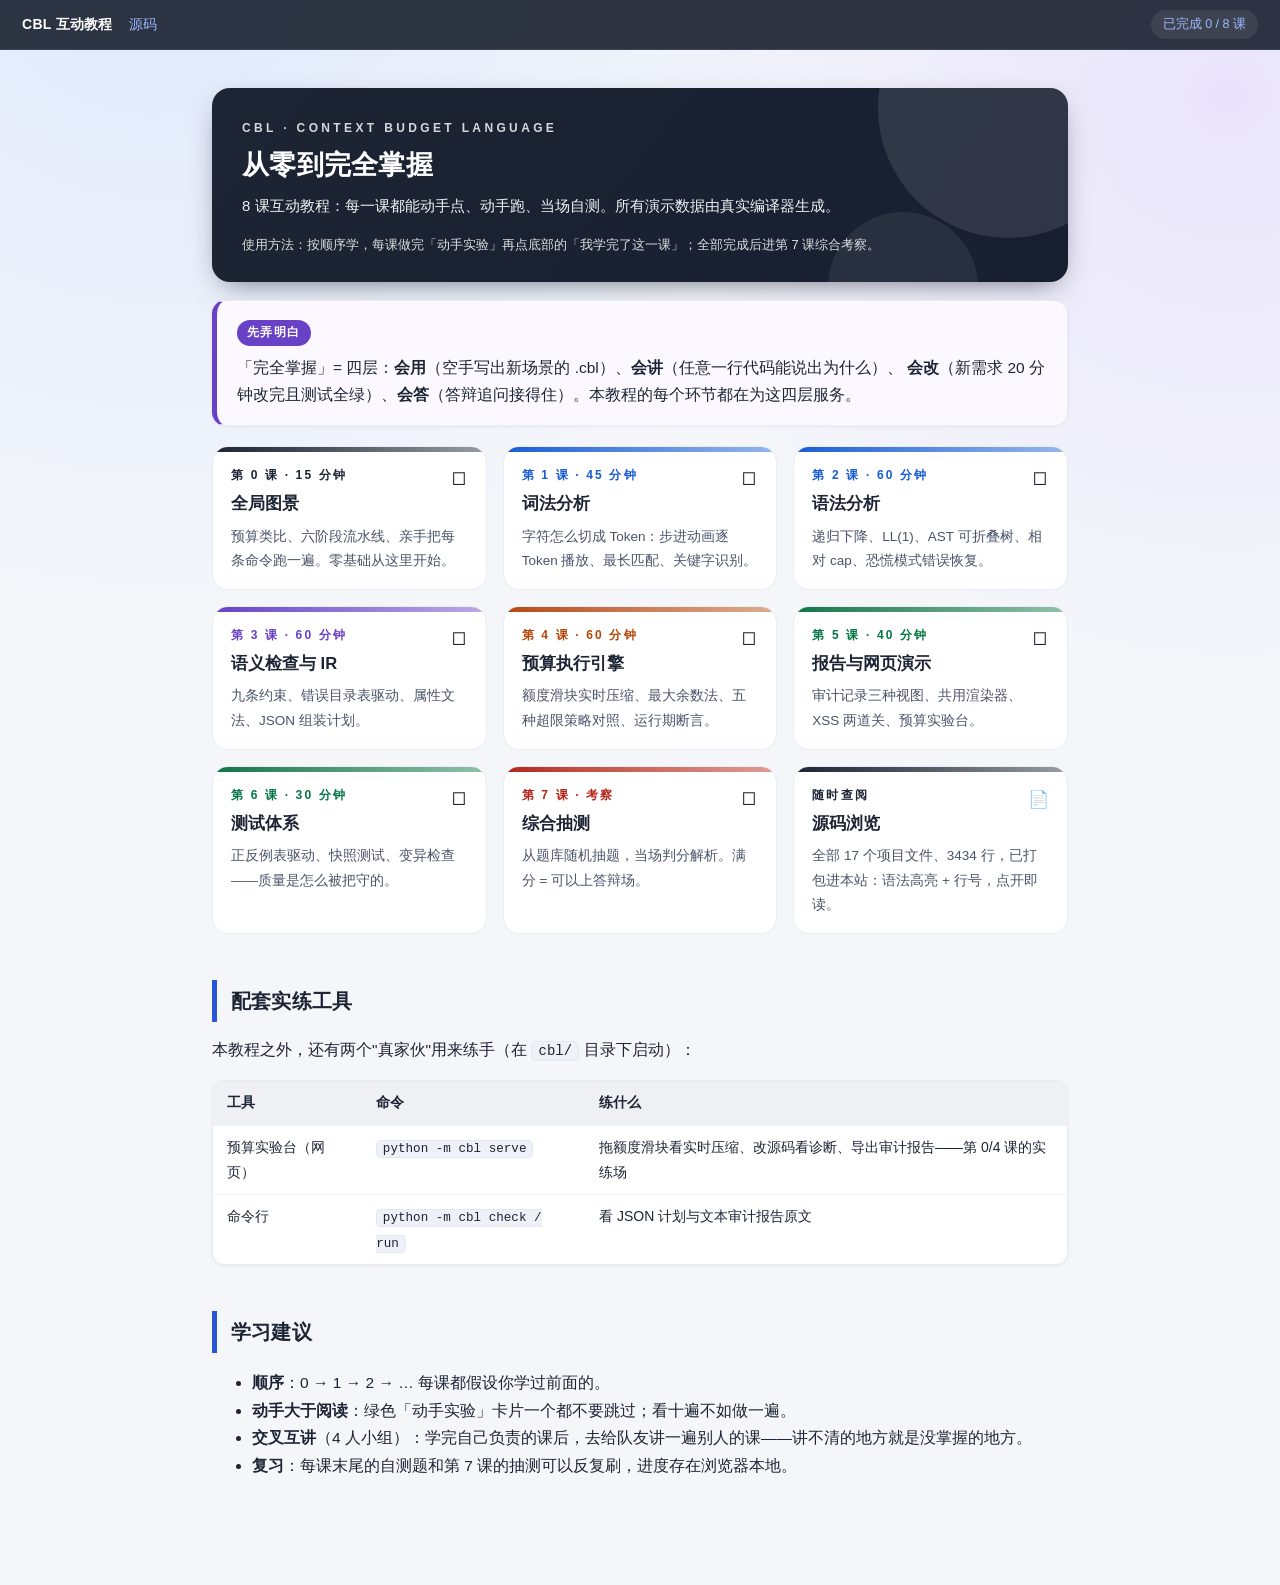
<file: docs/tutorial/index.html>
<!DOCTYPE html>
<html lang="zh-CN">
<head>
<meta charset="utf-8">
<meta name="viewport" content="width=device-width, initial-scale=1">
<title>CBL 互动教程 · 从零掌握上下文预算语言</title>
<link rel="stylesheet" href="assets/style.css">
</head>
<body>
<header class="topbar">
  <a class="home" href="index.html">CBL 互动教程</a>
  <a href="code.html">源码</a>
  <span class="spacer"></span>
  <span class="progress-pill"></span>
</header>
<main>
<div class="hero" style="--c:#1d2433">
  <div class="k">CBL · CONTEXT BUDGET LANGUAGE</div>
  <h1>从零到完全掌握</h1>
  <div class="sub">8 课互动教程：每一课都能动手点、动手跑、当场自测。所有演示数据由真实编译器生成。</div>
  <div class="meta">使用方法：按顺序学，每课做完「动手实验」再点底部的「我学完了这一课」；全部完成后进第 7 课综合考察。</div>
</div>

<div class="keypoint">
  <span class="tag">先弄明白</span>
  <p style="margin:0">「完全掌握」= 四层：<b>会用</b>（空手写出新场景的 .cbl）、<b>会讲</b>（任意一行代码能说出为什么）、
  <b>会改</b>（新需求 20 分钟改完且测试全绿）、<b>会答</b>（答辩追问接得住）。本教程的每个环节都在为这四层服务。</div>
</div>

<div class="cards">
  <a class="card" data-lid="0" href="lesson0.html" style="--c:#1d2433">
    <span class="st">☐</span><div class="k">第 0 课 · 15 分钟</div>
    <h3>全局图景</h3><p>预算类比、六阶段流水线、亲手把每条命令跑一遍。零基础从这里开始。</p>
  </a>
  <a class="card" data-lid="1" href="lesson1.html" style="--c:#175cd3">
    <span class="st">☐</span><div class="k">第 1 课 · 45 分钟</div>
    <h3>词法分析</h3><p>字符怎么切成 Token：步进动画逐 Token 播放、最长匹配、关键字识别。</p>
  </a>
  <a class="card" data-lid="2" href="lesson2.html" style="--c:#175cd3">
    <span class="st">☐</span><div class="k">第 2 课 · 60 分钟</div>
    <h3>语法分析</h3><p>递归下降、LL(1)、AST 可折叠树、相对 cap、恐慌模式错误恢复。</p>
  </a>
  <a class="card" data-lid="3" href="lesson3.html" style="--c:#6941c6">
    <span class="st">☐</span><div class="k">第 3 课 · 60 分钟</div>
    <h3>语义检查与 IR</h3><p>九条约束、错误目录表驱动、属性文法、JSON 组装计划。</p>
  </a>
  <a class="card" data-lid="4" href="lesson4.html" style="--c:#b54708">
    <span class="st">☐</span><div class="k">第 4 课 · 60 分钟</div>
    <h3>预算执行引擎</h3><p>额度滑块实时压缩、最大余数法、五种超限策略对照、运行期断言。</p>
  </a>
  <a class="card" data-lid="5" href="lesson5.html" style="--c:#067647">
    <span class="st">☐</span><div class="k">第 5 课 · 40 分钟</div>
    <h3>报告与网页演示</h3><p>审计记录三种视图、共用渲染器、XSS 两道关、预算实验台。</p>
  </a>
  <a class="card" data-lid="6" href="lesson6.html" style="--c:#067647">
    <span class="st">☐</span><div class="k">第 6 课 · 30 分钟</div>
    <h3>测试体系</h3><p>正反例表驱动、快照测试、变异检查——质量是怎么被把守的。</p>
  </a>
  <a class="card" data-lid="7" href="quiz.html" style="--c:#b42318">
    <span class="st">☐</span><div class="k">第 7 课 · 考察</div>
    <h3>综合抽测</h3><p>从题库随机抽题，当场判分解析。满分 = 可以上答辩场。</p>
  </a>
  <a class="card" href="code.html" style="--c:#1d2433">
    <span class="st">📄</span><div class="k">随时查阅</div>
    <h3>源码浏览</h3><p>全部 17 个项目文件、3434 行，已打包进本站：语法高亮 + 行号，点开即读。</p>
  </a>
</div>

<h2>配套实练工具</h2>
<p>本教程之外，还有两个"真家伙"用来练手（在 <code>cbl/</code> 目录下启动）：</p>
<table>
  <tr><th>工具</th><th>命令</th><th>练什么</th></tr>
  <tr><td>预算实验台（网页）</td><td><code>python -m cbl serve</code></td>
      <td>拖额度滑块看实时压缩、改源码看诊断、导出审计报告——第 0/4 课的实练场</td></tr>
  <tr><td>命令行</td><td><code>python -m cbl check / run</code></td>
      <td>看 JSON 计划与文本审计报告原文</td></tr>
</table>

<h2>学习建议</h2>
<ul>
  <li><b>顺序</b>：0 → 1 → 2 → … 每课都假设你学过前面的。</li>
  <li><b>动手大于阅读</b>：绿色「动手实验」卡片一个都不要跳过；看十遍不如做一遍。</li>
  <li><b>交叉互讲</b>（4 人小组）：学完自己负责的课后，去给队友讲一遍别人的课——讲不清的地方就是没掌握的地方。</li>
  <li><b>复习</b>：每课末尾的自测题和第 7 课的抽测可以反复刷，进度存在浏览器本地。</li>
</ul>
</main>
<script src="assets/data.js"></script>
<script src="assets/app.js"></script>
</body>
</html>
</file>
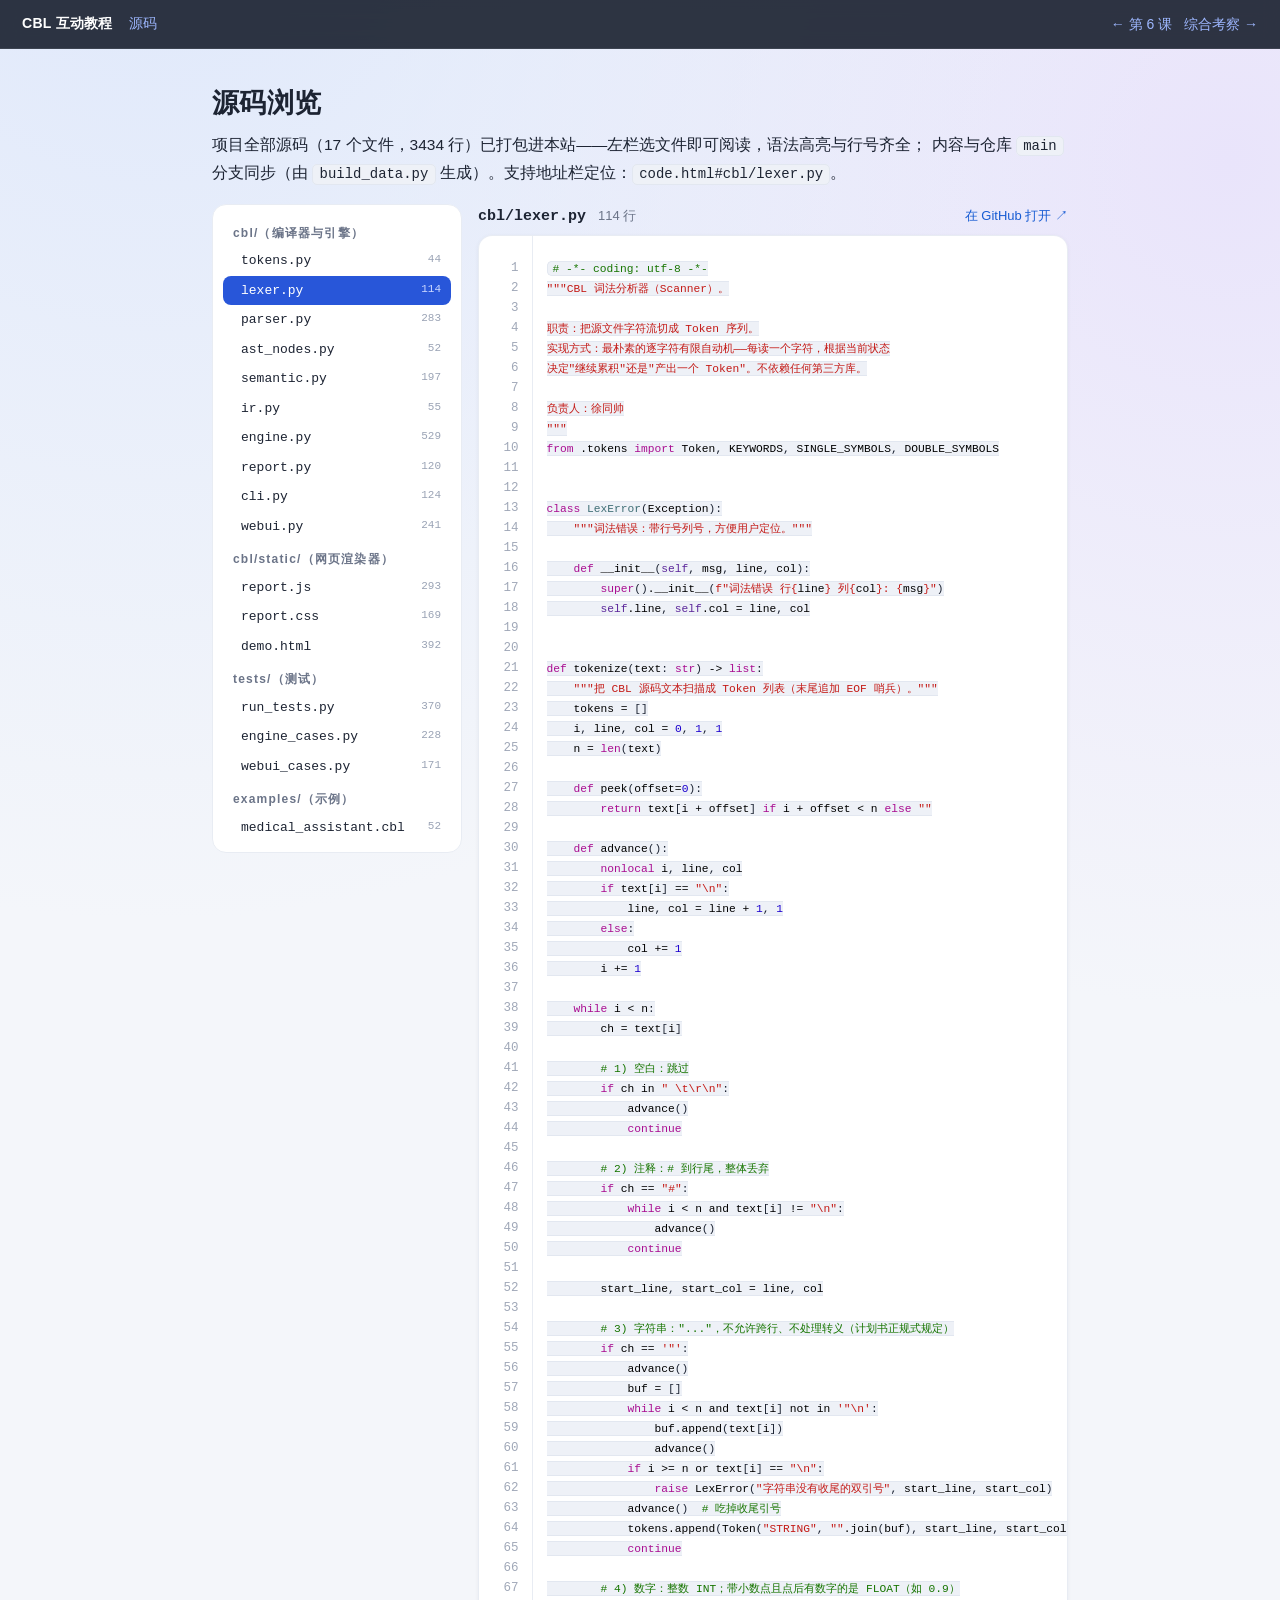
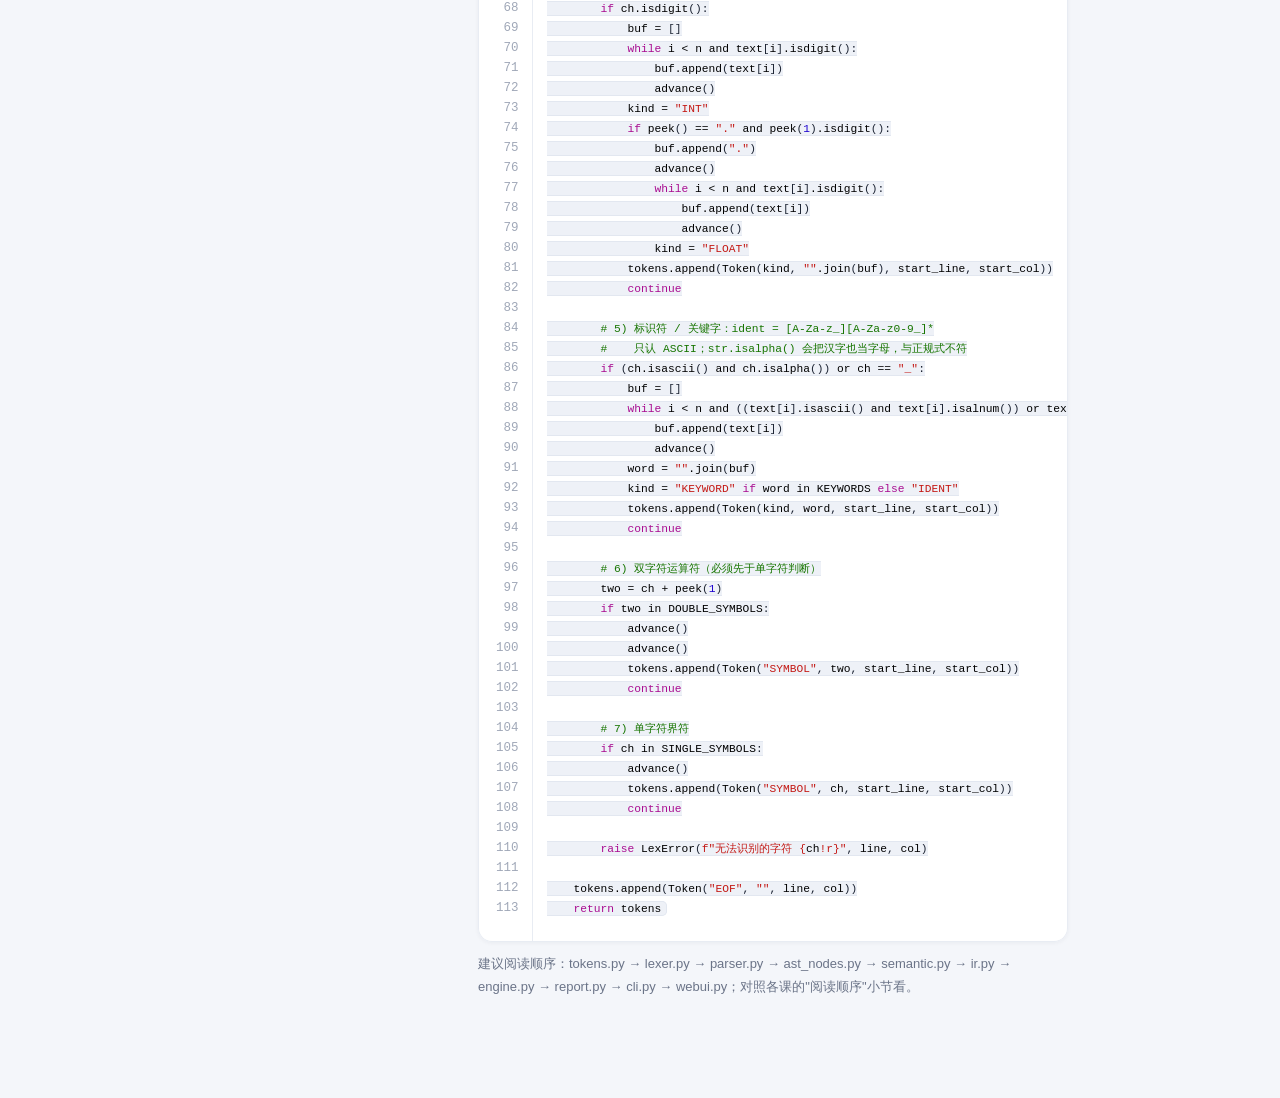
<file: docs/tutorial/code.html>
<!DOCTYPE html>
<html lang="zh-CN">
<head>
<meta charset="utf-8">
<meta name="viewport" content="width=device-width, initial-scale=1">
<title>源码浏览 — CBL 互动教程</title>
<link rel="stylesheet" href="assets/style.css">
<link rel="stylesheet" href="assets/pygments.css">
<style>
  .cv { display: grid; grid-template-columns: 250px 1fr; gap: 16px; margin-top: 16px; }
  @media (max-width: 760px) { .cv { grid-template-columns: 1fr; } }
  .cv-side { background: #fff; border: 1px solid #e8ecf3; border-radius: 14px; padding: 10px;
             align-self: start; position: sticky; top: 64px; max-height: calc(100vh - 84px); overflow: auto; }
  .cv-side .grp { font-size: 12px; font-weight: 700; letter-spacing: .1em; color: #6b7488;
                  padding: 8px 10px 2px; }
  .cv-side button { display: block; width: 100%; text-align: left; border: 0; background: none;
                    font: 13px/1.5 Consolas, monospace; padding: 5px 10px 5px 18px; border-radius: 8px;
                    cursor: pointer; color: #1d2433; }
  .cv-side button:hover { background: #eef2fd; }
  .cv-side button.cur { background: #2856d9; color: #fff; }
  .cv-side button .n { color: #9aa3b5; float: right; font-size: 11px; }
  .cv-side button.cur .n { color: #cdd9ff; }
  .cv-main { min-width: 0; }
  .cv-head { display: flex; align-items: baseline; gap: 12px; flex-wrap: wrap; margin-bottom: 8px; }
  .cv-head .path { font: 700 15px Consolas, monospace; }
  .cv-head .lines { color: #6b7488; font-size: 13px; }
  .cv-head a { margin-left: auto; font-size: 13px; }
  .cv-body { background: #fff; border: 1px solid #e8ecf3; border-radius: 14px; overflow: auto;
             box-shadow: 0 1px 4px rgba(20,30,60,.05); }
  .cv-body table.hltable { margin: 0; border: 0; box-shadow: none; font-size: 13px; width: 100%; }
  .cv-body table.hltable td { padding: 0; border: 0; background: #fff !important; }
  .cv-body td.linenos { background: #f7f8fa !important; border-right: 1px solid #e8ecf3 !important; width: 1%; }
  .cv-body td.linenos pre { color: #a0a8b8; text-align: right; padding: 10px 8px 10px 12px;
                            font: 12.5px/1.6 Consolas, monospace; }
  .cv-body td.code pre { padding: 10px 14px; font: 12.5px/1.6 Consolas, monospace; }
  .cv-tip { font-size: 13px; color: #6b7488; margin-top: 10px; }
</style>
</head>
<body>
<header class="topbar">
  <a class="home" href="index.html">CBL 互动教程</a>
  <a href="code.html">源码</a>
  <span class="spacer"></span>
  <span class="prevnext"><a href="lesson6.html">← 第 6 课</a><a href="quiz.html">综合考察 →</a></span>
</header>
<main>
<h1 style="margin-top:8px">源码浏览</h1>
<p>项目全部源码（17 个文件，3434 行）已打包进本站——左栏选文件即可阅读，语法高亮与行号齐全；
内容与仓库 <code>main</code> 分支同步（由 <code>build_data.py</code> 生成）。支持地址栏定位：<code>code.html#cbl/lexer.py</code>。</p>
<div class="cv">
  <div class="cv-side" id="cv-side"></div>
  <div class="cv-main">
    <div class="cv-head">
      <span class="path" id="cv-path"></span>
      <span class="lines" id="cv-lines"></span>
      <a id="cv-gh" target="_blank" rel="noopener">在 GitHub 打开 ↗</a>
    </div>
    <div class="cv-body" id="cv-body"></div>
    <p class="cv-tip">建议阅读顺序：tokens.py → lexer.py → parser.py → ast_nodes.py → semantic.py → ir.py →
      engine.py → report.py → cli.py → webui.py；对照各课的"阅读顺序"小节看。</p>
  </div>
</div>
</main>
<script src="assets/code.js"></script>
<script>
(function () {
  var CODE = window.TUTORIAL_CODE || {};
  var GH = "https://github.com/rovan666/cbl/blob/main/";
  var side = document.getElementById("cv-side");
  var body = document.getElementById("cv-body");
  var pathEl = document.getElementById("cv-path");
  var linesEl = document.getElementById("cv-lines");
  var ghEl = document.getElementById("cv-gh");
  var paths = Object.keys(CODE);

  var groups = {};
  paths.forEach(function (p) {
    var g = p.indexOf("cbl/static/") === 0 ? "cbl/static/（网页渲染器）"
          : p.indexOf("cbl/") === 0 ? "cbl/（编译器与引擎）"
          : p.indexOf("tests/") === 0 ? "tests/（测试）" : "examples/（示例）";
    (groups[g] = groups[g] || []).push(p);
  });
  Object.keys(groups).forEach(function (g) {
    var h = document.createElement("div");
    h.className = "grp"; h.textContent = g;
    side.appendChild(h);
    groups[g].forEach(function (p) {
      var b = document.createElement("button");
      b.innerHTML = p.split("/").pop() + '<span class="n">' + CODE[p].lines + "</span>";
      b.setAttribute("data-p", p);
      b.addEventListener("click", function () { location.hash = "#" + p; });
      side.appendChild(b);
    });
  });

  function show(p) {
    if (!CODE[p]) p = "cbl/lexer.py";
    body.innerHTML = CODE[p].html;
    pathEl.textContent = p;
    linesEl.textContent = CODE[p].lines + " 行";
    ghEl.href = GH + p;
    side.querySelectorAll("button").forEach(function (b) {
      b.classList.toggle("cur", b.getAttribute("data-p") === p);
    });
  }
  window.addEventListener("hashchange", function () { show(location.hash.slice(1)); });
  show(location.hash.slice(1));
})();
</script>
</body>
</html>
</file>
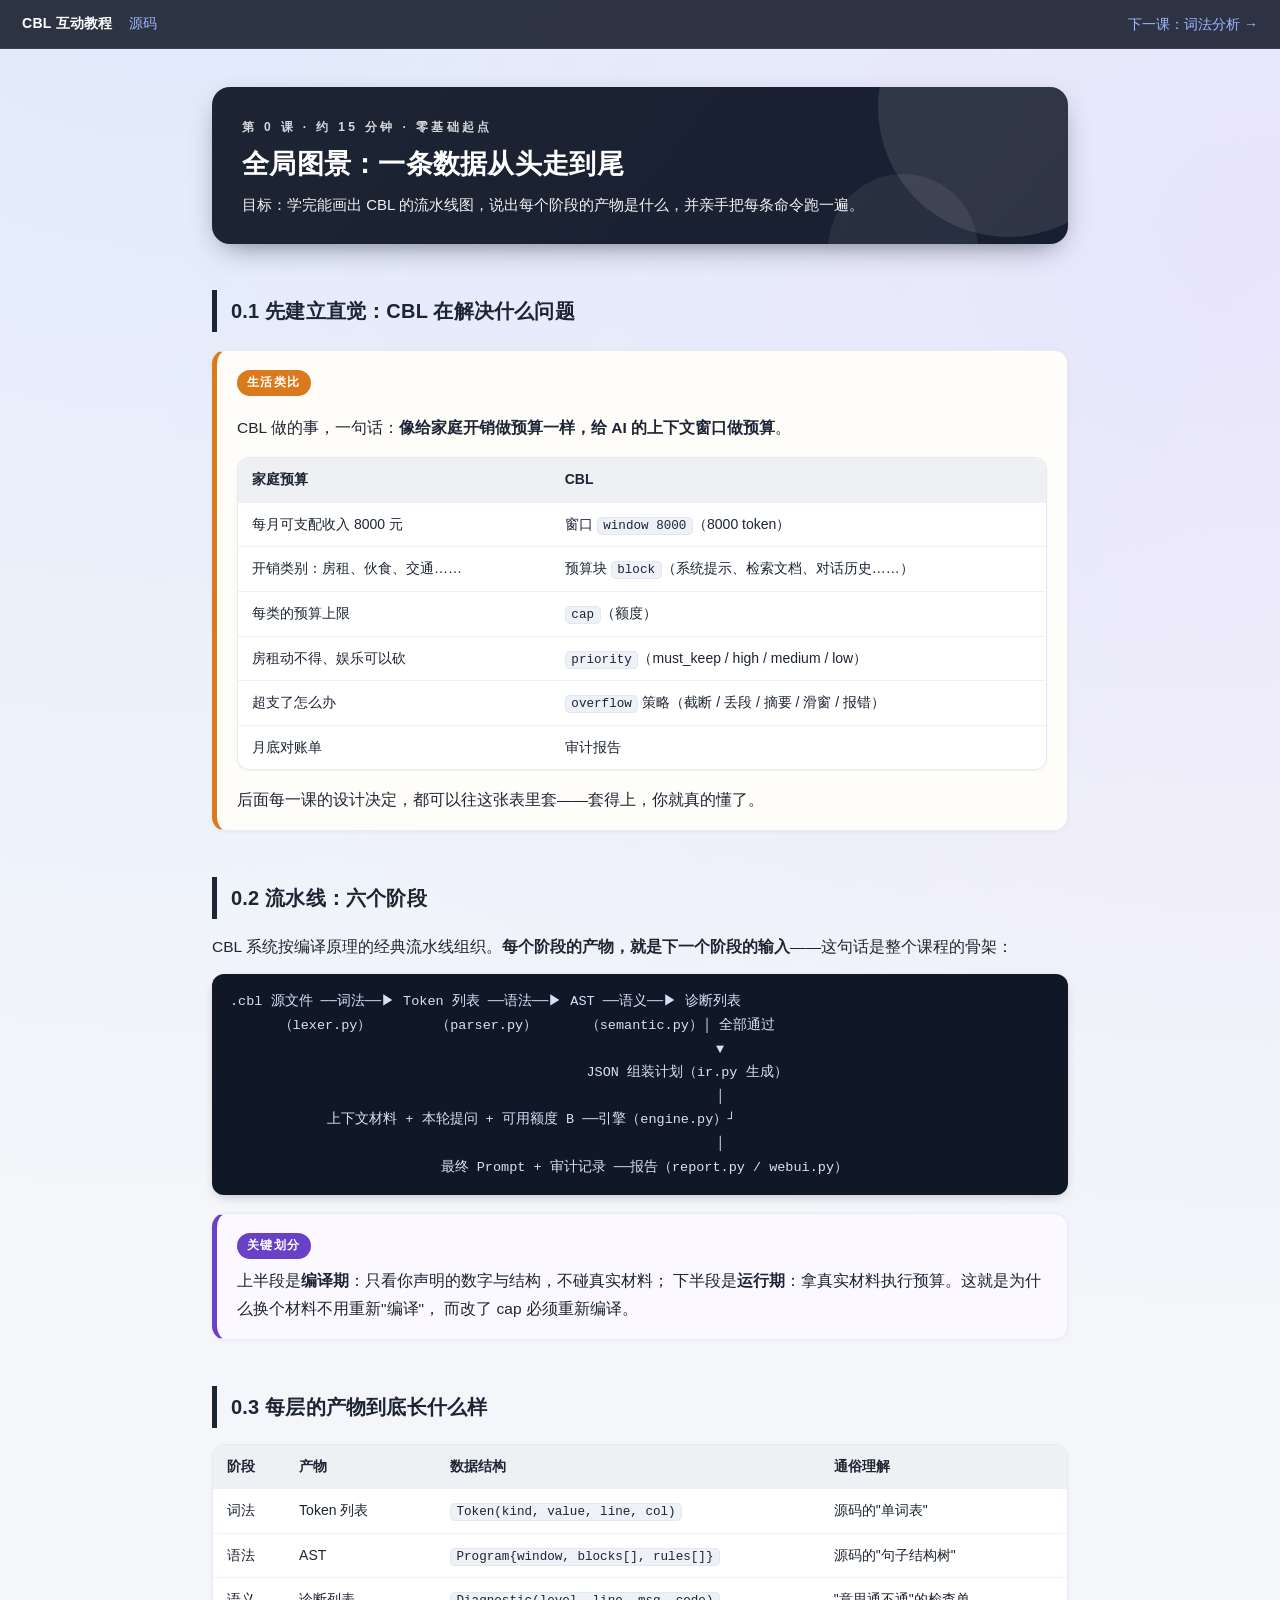
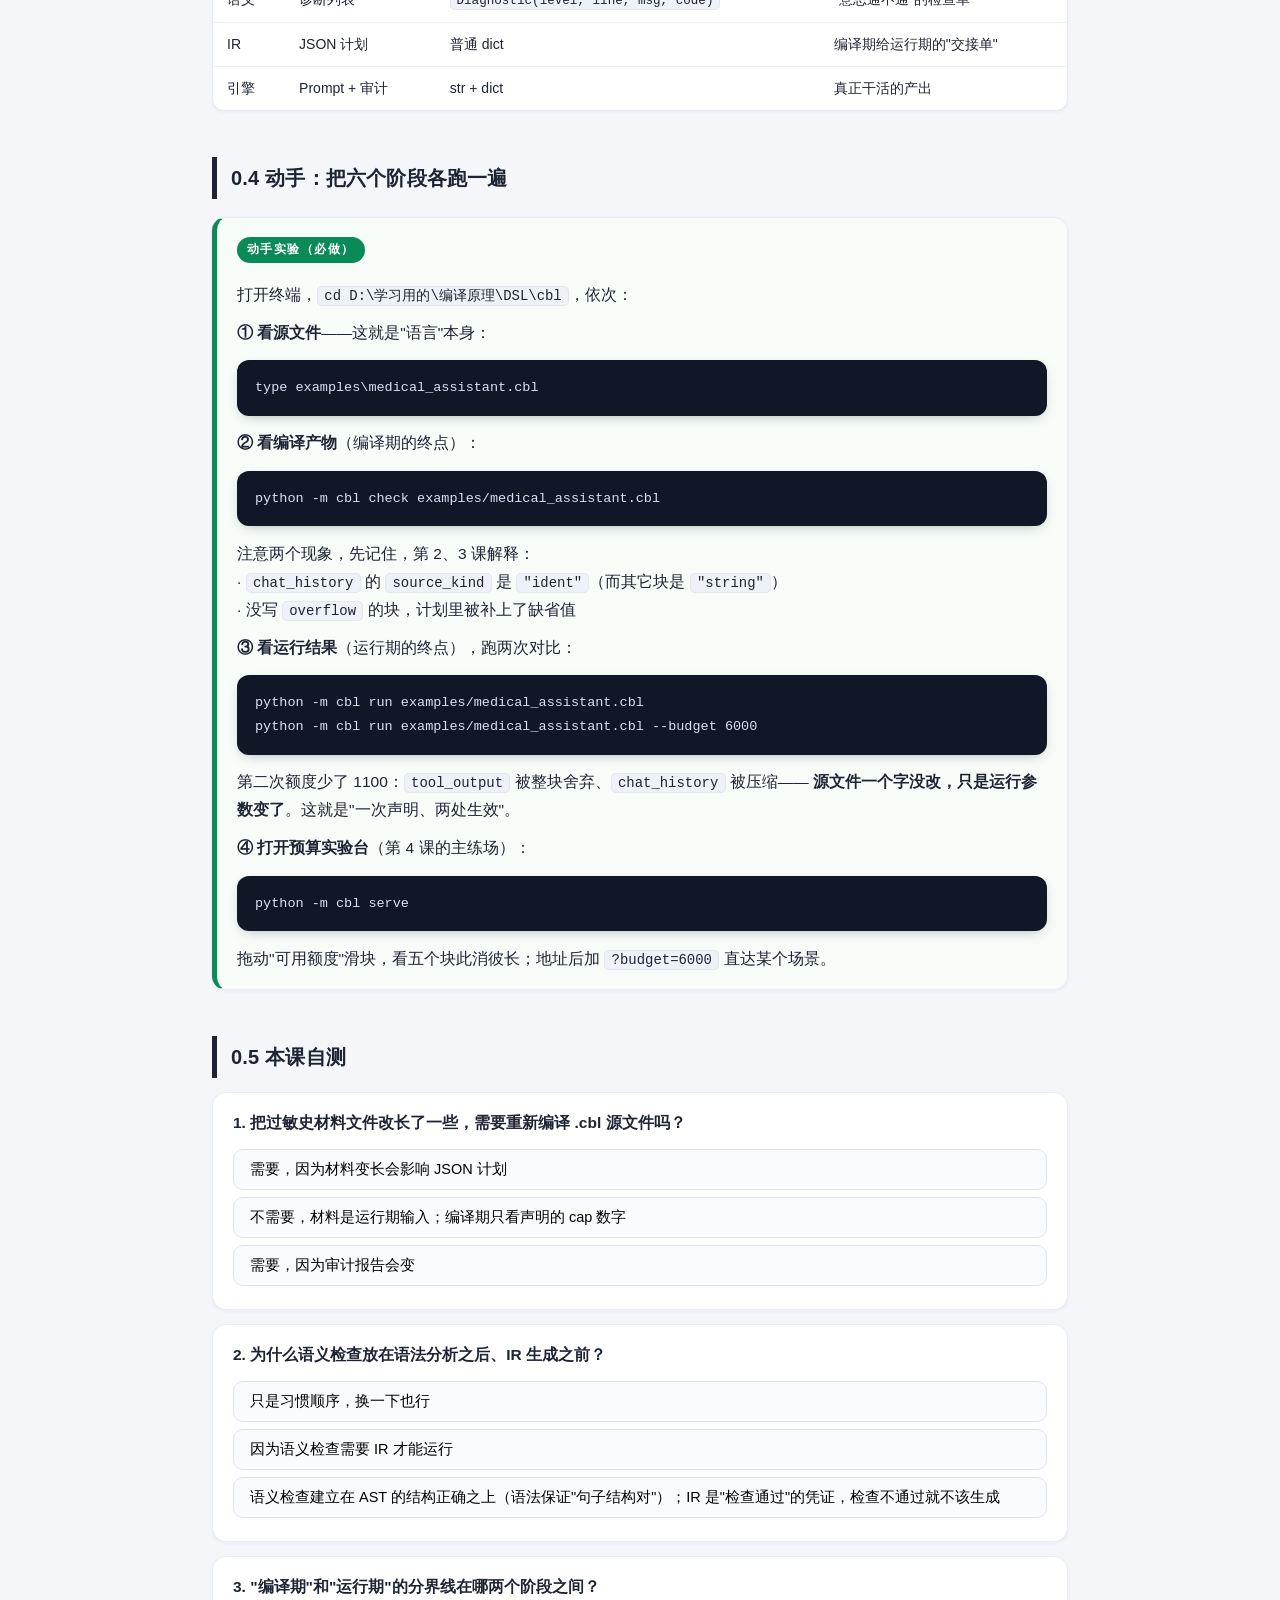
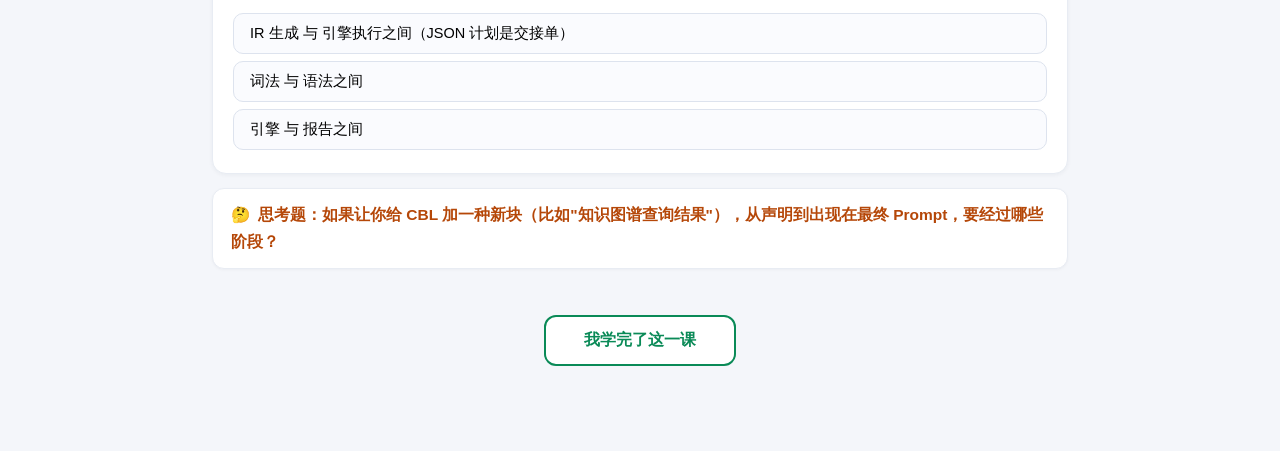
<file: docs/tutorial/lesson0.html>
<!DOCTYPE html>
<html lang="zh-CN">
<head>
<meta charset="utf-8">
<meta name="viewport" content="width=device-width, initial-scale=1">
<title>第 0 课 · 全局图景 — CBL 互动教程</title>
<link rel="stylesheet" href="assets/style.css">
</head>
<body data-lesson="0" style="--c:#1d2433;--t:#eef0f4">
<header class="topbar">
  <a class="home" href="index.html">CBL 互动教程</a>
  <a href="code.html">源码</a>
  <span class="spacer"></span>
  <span class="prevnext"><a href="lesson1.html">下一课：词法分析 →</a></span>
</header>
<main>
<div class="hero">
  <div class="k">第 0 课 · 约 15 分钟 · 零基础起点</div>
  <h1>全局图景：一条数据从头走到尾</h1>
  <div class="sub">目标：学完能画出 CBL 的流水线图，说出每个阶段的产物是什么，并亲手把每条命令跑一遍。</div>
</div>

<h2>0.1 先建立直觉：CBL 在解决什么问题</h2>
<div class="analogy">
  <span class="tag">生活类比</span>
  <p>CBL 做的事，一句话：<b>像给家庭开销做预算一样，给 AI 的上下文窗口做预算</b>。</p>
  <table>
    <tr><th>家庭预算</th><th>CBL</th></tr>
    <tr><td>每月可支配收入 8000 元</td><td>窗口 <code>window 8000</code>（8000 token）</td></tr>
    <tr><td>开销类别：房租、伙食、交通……</td><td>预算块 <code>block</code>（系统提示、检索文档、对话历史……）</td></tr>
    <tr><td>每类的预算上限</td><td><code>cap</code>（额度）</td></tr>
    <tr><td>房租动不得、娱乐可以砍</td><td><code>priority</code>（must_keep / high / medium / low）</td></tr>
    <tr><td>超支了怎么办</td><td><code>overflow</code> 策略（截断 / 丢段 / 摘要 / 滑窗 / 报错）</td></tr>
    <tr><td>月底对账单</td><td>审计报告</td></tr>
  </table>
  <p style="margin-bottom:0">后面每一课的设计决定，都可以往这张表里套——套得上，你就真的懂了。</p>
</div>

<h2>0.2 流水线：六个阶段</h2>
<p>CBL 系统按编译原理的经典流水线组织。<b>每个阶段的产物，就是下一个阶段的输入</b>——这句话是整个课程的骨架：</p>
<pre class="code">.cbl 源文件 ──词法──▶ Token 列表 ──语法──▶ AST ──语义──▶ 诊断列表
      （lexer.py）        （parser.py）      （semantic.py）│ 全部通过
                                                            ▼
                                            JSON 组装计划（ir.py 生成）
                                                            │
            上下文材料 + 本轮提问 + 可用额度 B ──引擎（engine.py）┘
                                                            │
                          最终 Prompt + 审计记录 ──报告（report.py / webui.py）</pre>

<div class="keypoint">
  <span class="tag">关键划分</span>
  <p style="margin:0">上半段是<b>编译期</b>：只看你声明的数字与结构，不碰真实材料；
  下半段是<b>运行期</b>：拿真实材料执行预算。这就是为什么换个材料不用重新"编译"，
  而改了 cap 必须重新编译。</p>
</div>

<h2>0.3 每层的产物到底长什么样</h2>
<table>
  <tr><th>阶段</th><th>产物</th><th>数据结构</th><th>通俗理解</th></tr>
  <tr><td>词法</td><td>Token 列表</td><td><code>Token(kind, value, line, col)</code></td><td>源码的"单词表"</td></tr>
  <tr><td>语法</td><td>AST</td><td><code>Program{window, blocks[], rules[]}</code></td><td>源码的"句子结构树"</td></tr>
  <tr><td>语义</td><td>诊断列表</td><td><code>Diagnostic(level, line, msg, code)</code></td><td>"意思通不通"的检查单</td></tr>
  <tr><td>IR</td><td>JSON 计划</td><td>普通 dict</td><td>编译期给运行期的"交接单"</td></tr>
  <tr><td>引擎</td><td>Prompt + 审计</td><td>str + dict</td><td>真正干活的产出</td></tr>
</table>

<h2>0.4 动手：把六个阶段各跑一遍</h2>
<div class="lab">
  <span class="tag">动手实验（必做）</span>
  <p>打开终端，<code>cd D:\学习用的\编译原理\DSL\cbl</code>，依次：</p>
  <p><b>① 看源文件</b>——这就是"语言"本身：</p>
  <pre class="code">type examples\medical_assistant.cbl</pre>
  <p><b>② 看编译产物</b>（编译期的终点）：</p>
  <pre class="code">python -m cbl check examples/medical_assistant.cbl</pre>
  <p>注意两个现象，先记住，第 2、3 课解释：<br>
  · <code>chat_history</code> 的 <code>source_kind</code> 是 <code>"ident"</code>（而其它块是 <code>"string"</code>）<br>
  · 没写 <code>overflow</code> 的块，计划里被补上了缺省值</p>
  <p><b>③ 看运行结果</b>（运行期的终点），跑两次对比：</p>
  <pre class="code">python -m cbl run examples/medical_assistant.cbl
python -m cbl run examples/medical_assistant.cbl --budget 6000</pre>
  <p>第二次额度少了 1100：<code>tool_output</code> 被整块舍弃、<code>chat_history</code> 被压缩——
  <b>源文件一个字没改，只是运行参数变了</b>。这就是"一次声明、两处生效"。</p>
  <p><b>④ 打开预算实验台</b>（第 4 课的主练场）：</p>
  <pre class="code">python -m cbl serve</pre>
  <p style="margin-bottom:0">拖动"可用额度"滑块，看五个块此消彼长；地址后加 <code>?budget=6000</code> 直达某个场景。</p>
</div>

<h2>0.5 本课自测</h2>
<div class="quiz" data-answer="1">
  <p class="q">1. 把过敏史材料文件改长了一些，需要重新编译 .cbl 源文件吗？</p>
  <button class="opt">需要，因为材料变长会影响 JSON 计划</button>
  <button class="opt">不需要，材料是运行期输入；编译期只看声明的 cap 数字</button>
  <button class="opt">需要，因为审计报告会变</button>
  <div class="fb">编译期的产物（JSON 计划）只包含声明的结构与数字；材料长度是运行期才知道的，由引擎按预算策略处理。</div>
</div>
<div class="quiz" data-answer="2">
  <p class="q">2. 为什么语义检查放在语法分析之后、IR 生成之前？</p>
  <button class="opt">只是习惯顺序，换一下也行</button>
  <button class="opt">因为语义检查需要 IR 才能运行</button>
  <button class="opt">语义检查建立在 AST 的结构正确之上（语法保证"句子结构对"）；IR 是"检查通过"的凭证，检查不通过就不该生成</button>
  <div class="fb">分层各司其职：词法管"单词对不对"，语法管"句子结构对不对"，语义管"意思通不通"，IR 只给通过检查的程序生成。</div>
</div>
<div class="quiz" data-answer="0">
  <p class="q">3. "编译期"和"运行期"的分界线在哪两个阶段之间？</p>
  <button class="opt">IR 生成 与 引擎执行之间（JSON 计划是交接单）</button>
  <button class="opt">词法 与 语法之间</button>
  <button class="opt">引擎 与 报告之间</button>
  <div class="fb">JSON 计划之前全是编译期（静态、不碰材料），之后是运行期（拿真实材料执行）。</div>
</div>

<details class="think">
  <summary>思考题：如果让你给 CBL 加一种新块（比如"知识图谱查询结果"），从声明到出现在最终 Prompt，要经过哪些阶段？</summary>
  <p>词法（不用改，名字走标识符规则）→ 语法（不用改，就是普通 block）→ 语义（自动被九条约束检查）→
  IR（自动多一个块条目）→ 引擎（按 priority/overflow 参与分配与裁剪）→ 报告（自动出现在审计里）。
  <b>一个新块零改动穿越全流水线</b>——这就是声明式语言的力量，也是第 3 课"表驱动"的回报。</p>
</details>

<button class="done-btn">我学完了这一课</button>
</main>
<script src="assets/data.js"></script>
<script src="assets/app.js"></script>
</body>
</html>
</file>
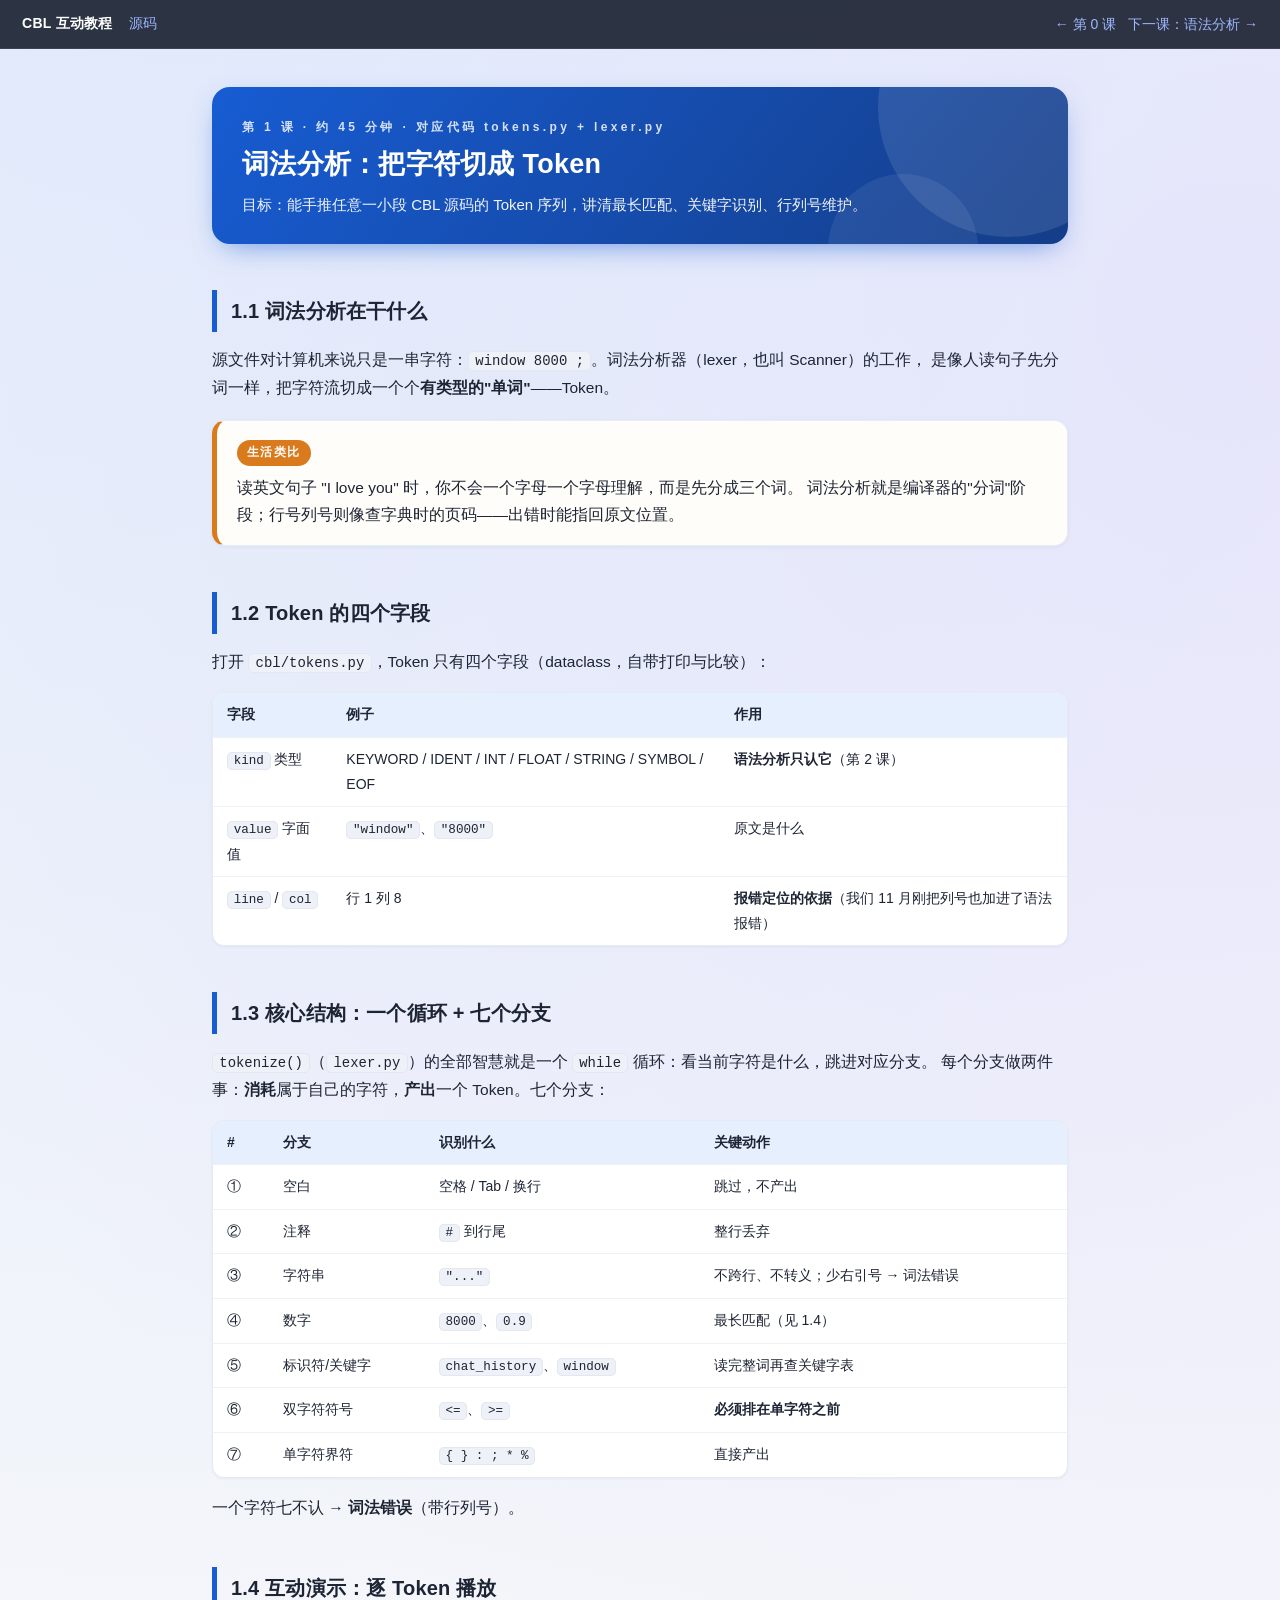
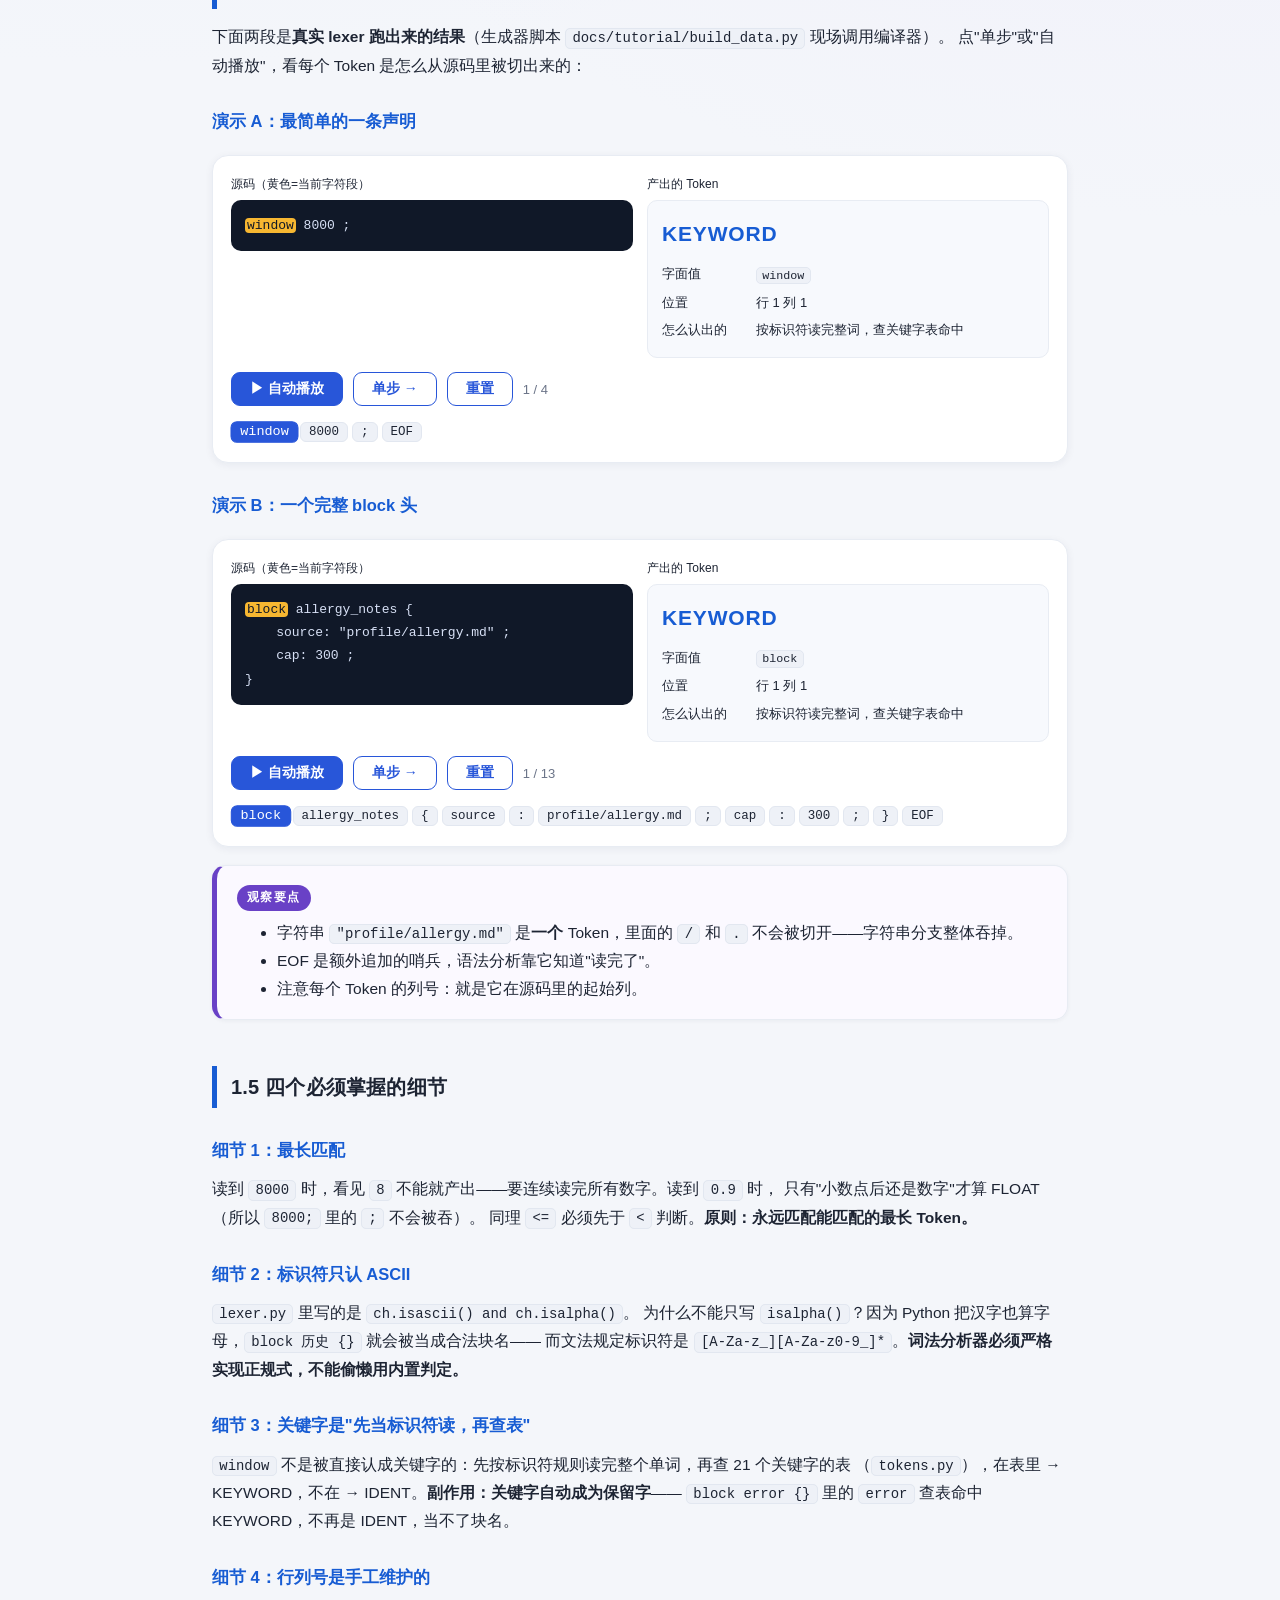
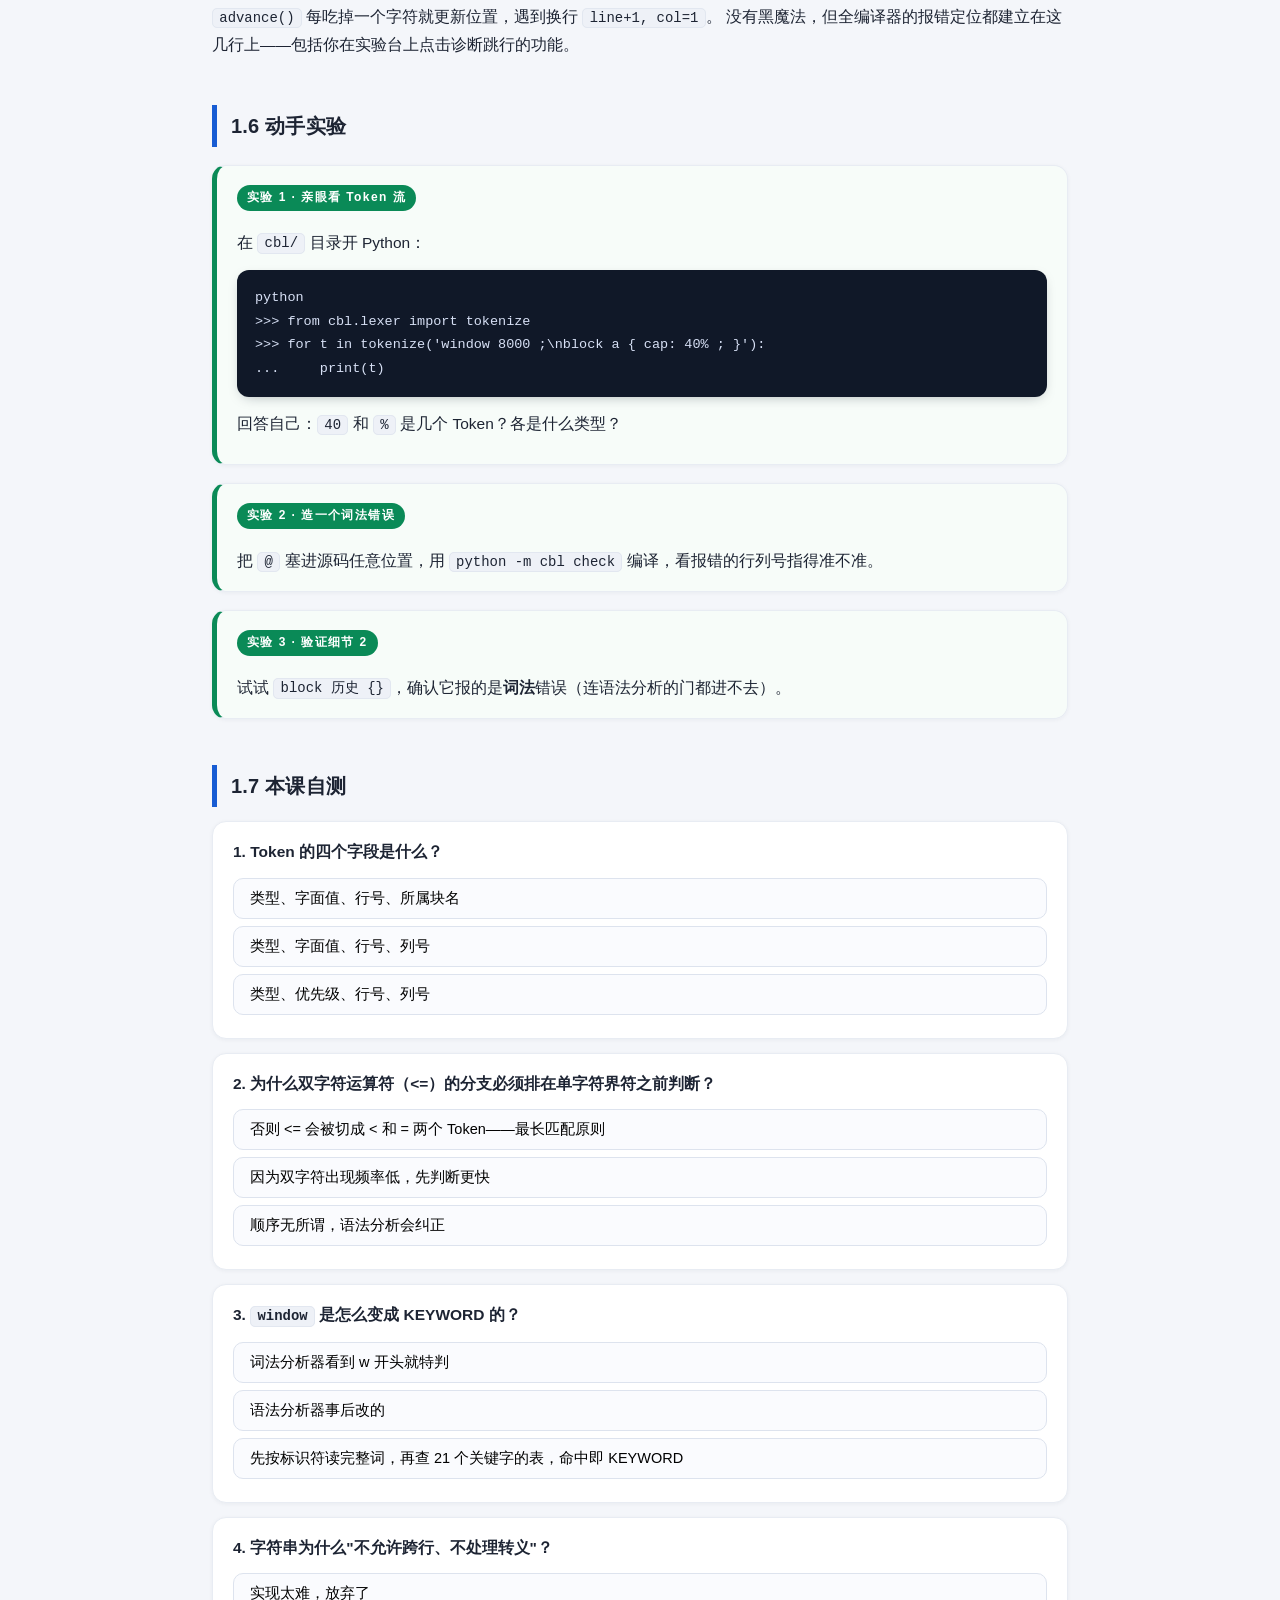
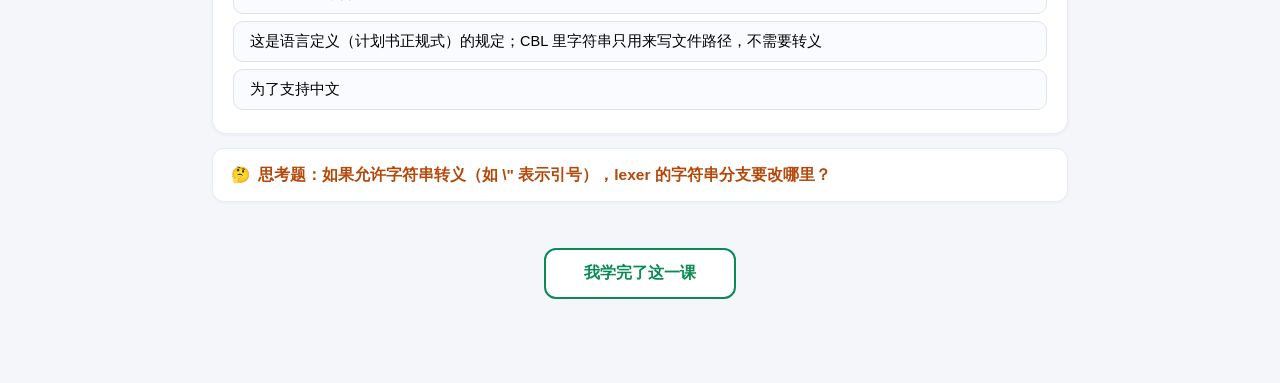
<file: docs/tutorial/lesson1.html>
<!DOCTYPE html>
<html lang="zh-CN">
<head>
<meta charset="utf-8">
<meta name="viewport" content="width=device-width, initial-scale=1">
<title>第 1 课 · 词法分析 — CBL 互动教程</title>
<link rel="stylesheet" href="assets/style.css">
</head>
<body data-lesson="1" style="--c:#175cd3;--t:#e6effd">
<header class="topbar">
  <a class="home" href="index.html">CBL 互动教程</a>
  <a href="code.html">源码</a>
  <span class="spacer"></span>
  <span class="prevnext"><a href="lesson0.html">← 第 0 课</a><a href="lesson2.html">下一课：语法分析 →</a></span>
</header>
<main>
<div class="hero">
  <div class="k">第 1 课 · 约 45 分钟 · 对应代码 tokens.py + lexer.py</div>
  <h1>词法分析：把字符切成 Token</h1>
  <div class="sub">目标：能手推任意一小段 CBL 源码的 Token 序列，讲清最长匹配、关键字识别、行列号维护。</div>
</div>

<h2>1.1 词法分析在干什么</h2>
<p>源文件对计算机来说只是一串字符：<code>window 8000 ;</code>。词法分析器（lexer，也叫 Scanner）的工作，
是像人读句子先分词一样，把字符流切成一个个<b>有类型的"单词"</b>——Token。</p>
<div class="analogy">
  <span class="tag">生活类比</span>
  <p style="margin:0">读英文句子 "I love you" 时，你不会一个字母一个字母理解，而是先分成三个词。
  词法分析就是编译器的"分词"阶段；行号列号则像查字典时的页码——出错时能指回原文位置。</p>
</div>

<h2>1.2 Token 的四个字段</h2>
<p>打开 <code>cbl/tokens.py</code>，Token 只有四个字段（dataclass，自带打印与比较）：</p>
<table>
  <tr><th>字段</th><th>例子</th><th>作用</th></tr>
  <tr><td><code>kind</code> 类型</td><td>KEYWORD / IDENT / INT / FLOAT / STRING / SYMBOL / EOF</td><td><b>语法分析只认它</b>（第 2 课）</td></tr>
  <tr><td><code>value</code> 字面值</td><td><code>"window"</code>、<code>"8000"</code></td><td>原文是什么</td></tr>
  <tr><td><code>line</code> / <code>col</code></td><td>行 1 列 8</td><td><b>报错定位的依据</b>（我们 11 月刚把列号也加进了语法报错）</td></tr>
</table>

<h2>1.3 核心结构：一个循环 + 七个分支</h2>
<p><code>tokenize()</code>（<code>lexer.py</code>）的全部智慧就是一个 <code>while</code> 循环：看当前字符是什么，跳进对应分支。
每个分支做两件事：<b>消耗</b>属于自己的字符，<b>产出</b>一个 Token。七个分支：</p>
<table>
  <tr><th>#</th><th>分支</th><th>识别什么</th><th>关键动作</th></tr>
  <tr><td>①</td><td>空白</td><td>空格 / Tab / 换行</td><td>跳过，不产出</td></tr>
  <tr><td>②</td><td>注释</td><td><code>#</code> 到行尾</td><td>整行丢弃</td></tr>
  <tr><td>③</td><td>字符串</td><td><code>"..."</code></td><td>不跨行、不转义；少右引号 → 词法错误</td></tr>
  <tr><td>④</td><td>数字</td><td><code>8000</code>、<code>0.9</code></td><td>最长匹配（见 1.4）</td></tr>
  <tr><td>⑤</td><td>标识符/关键字</td><td><code>chat_history</code>、<code>window</code></td><td>读完整词再查关键字表</td></tr>
  <tr><td>⑥</td><td>双字符符号</td><td><code>&lt;=</code>、<code>&gt;=</code></td><td><b>必须排在单字符之前</b></td></tr>
  <tr><td>⑦</td><td>单字符界符</td><td><code>{ } : ; * %</code></td><td>直接产出</td></tr>
</table>
<p>一个字符七不认 → <b>词法错误</b>（带行列号）。</p>

<h2>1.4 互动演示：逐 Token 播放</h2>
<p>下面两段是<b>真实 lexer 跑出来的结果</b>（生成器脚本 <code>docs/tutorial/build_data.py</code> 现场调用编译器）。
点"单步"或"自动播放"，看每个 Token 是怎么从源码里被切出来的：</p>

<h3>演示 A：最简单的一条声明</h3>
<div class="stepper" data-kind="tokens" data-idx="0"></div>

<h3>演示 B：一个完整 block 头</h3>
<div class="stepper" data-kind="tokens" data-idx="1"></div>

<div class="keypoint">
  <span class="tag">观察要点</span>
  <ul style="margin:0">
    <li>字符串 <code>"profile/allergy.md"</code> 是<b>一个</b> Token，里面的 <code>/</code> 和 <code>.</code> 不会被切开——字符串分支整体吞掉。</li>
    <li>EOF 是额外追加的哨兵，语法分析靠它知道"读完了"。</li>
    <li>注意每个 Token 的列号：就是它在源码里的起始列。</li>
  </ul>
</div>

<h2>1.5 四个必须掌握的细节</h2>

<h3>细节 1：最长匹配</h3>
<p>读到 <code>8000</code> 时，看见 <code>8</code> 不能就产出——要连续读完所有数字。读到 <code>0.9</code> 时，
只有"小数点后还是数字"才算 FLOAT（所以 <code>8000;</code> 里的 <code>;</code> 不会被吞）。
同理 <code>&lt;=</code> 必须先于 <code>&lt;</code> 判断。<b>原则：永远匹配能匹配的最长 Token。</b></p>

<h3>细节 2：标识符只认 ASCII</h3>
<p><code>lexer.py</code> 里写的是 <code>ch.isascii() and ch.isalpha()</code>。
为什么不能只写 <code>isalpha()</code>？因为 Python 把汉字也算字母，<code>block 历史 {}</code> 就会被当成合法块名——
而文法规定标识符是 <code>[A-Za-z_][A-Za-z0-9_]*</code>。<b>词法分析器必须严格实现正规式，不能偷懒用内置判定。</b></p>

<h3>细节 3：关键字是"先当标识符读，再查表"</h3>
<p><code>window</code> 不是被直接认成关键字的：先按标识符规则读完整个单词，再查 21 个关键字的表
（<code>tokens.py</code>），在表里 → KEYWORD，不在 → IDENT。<b>副作用：关键字自动成为保留字</b>——
<code>block error {}</code> 里的 <code>error</code> 查表命中 KEYWORD，不再是 IDENT，当不了块名。</p>

<h3>细节 4：行列号是手工维护的</h3>
<p><code>advance()</code> 每吃掉一个字符就更新位置，遇到换行 <code>line+1, col=1</code>。
没有黑魔法，但全编译器的报错定位都建立在这几行上——包括你在实验台上点击诊断跳行的功能。</p>

<h2>1.6 动手实验</h2>
<div class="lab">
  <span class="tag">实验 1 · 亲眼看 Token 流</span>
  <p>在 <code>cbl/</code> 目录开 Python：</p>
  <pre class="code">python
&gt;&gt;&gt; from cbl.lexer import tokenize
&gt;&gt;&gt; for t in tokenize('window 8000 ;\nblock a { cap: 40% ; }'):
...     print(t)</pre>
  <p>回答自己：<code>40</code> 和 <code>%</code> 是几个 Token？各是什么类型？</p>
</div>
<div class="lab">
  <span class="tag">实验 2 · 造一个词法错误</span>
  <p style="margin-bottom:0">把 <code>@</code> 塞进源码任意位置，用 <code>python -m cbl check</code> 编译，看报错的行列号指得准不准。</p>
</div>
<div class="lab">
  <span class="tag">实验 3 · 验证细节 2</span>
  <p style="margin-bottom:0">试试 <code>block 历史 {}</code>，确认它报的是<b>词法</b>错误（连语法分析的门都进不去）。</p>
</div>

<h2>1.7 本课自测</h2>
<div class="quiz" data-answer="1">
  <p class="q">1. Token 的四个字段是什么？</p>
  <button class="opt">类型、字面值、行号、所属块名</button>
  <button class="opt">类型、字面值、行号、列号</button>
  <button class="opt">类型、优先级、行号、列号</button>
  <div class="fb">kind / value / line / col。后两个是报错定位的依据——没有它们，错误只能报"某处错了"。</div>
</div>
<div class="quiz" data-answer="0">
  <p class="q">2. 为什么双字符运算符（&lt;=）的分支必须排在单字符界符之前判断？</p>
  <button class="opt">否则 &lt;= 会被切成 &lt; 和 = 两个 Token——最长匹配原则</button>
  <button class="opt">因为双字符出现频率低，先判断更快</button>
  <button class="opt">顺序无所谓，语法分析会纠正</button>
  <div class="fb">先看两个字符能不能组成双字符符号，不能才退到单字符。这就是最长匹配在符号上的体现。</div>
</div>
<div class="quiz" data-answer="2">
  <p class="q">3. <code>window</code> 是怎么变成 KEYWORD 的？</p>
  <button class="opt">词法分析器看到 w 开头就特判</button>
  <button class="opt">语法分析器事后改的</button>
  <button class="opt">先按标识符读完整词，再查 21 个关键字的表，命中即 KEYWORD</button>
  <div class="fb">这个机制让关键字自动成为保留字：它们永远查表命中，永远不会是 IDENT。</div>
</div>
<div class="quiz" data-answer="1">
  <p class="q">4. 字符串为什么"不允许跨行、不处理转义"？</p>
  <button class="opt">实现太难，放弃了</button>
  <button class="opt">这是语言定义（计划书正规式）的规定；CBL 里字符串只用来写文件路径，不需要转义</button>
  <button class="opt">为了支持中文</button>
  <div class="fb">DSL 的设计哲学：够用就好。真要支持转义，改动点在字符串分支——遇到 \ 时多看一个字符。</div>
</div>

<details class="think">
  <summary>思考题：如果允许字符串转义（如 \" 表示引号），lexer 的字符串分支要改哪里？</summary>
  <p>现在字符串分支是"读到引号就停"。支持转义后，读到 <code>\</code> 时要多吞一个字符（跳过它的特殊含义），
  并决定 <code>value</code> 里存原文还是转义后的真实字符。注意：行号列号记的是原文位置，不受转义影响。</p>
</details>

<button class="done-btn">我学完了这一课</button>
</main>
<script src="assets/data.js"></script>
<script src="assets/app.js"></script>
</body>
</html>
</file>
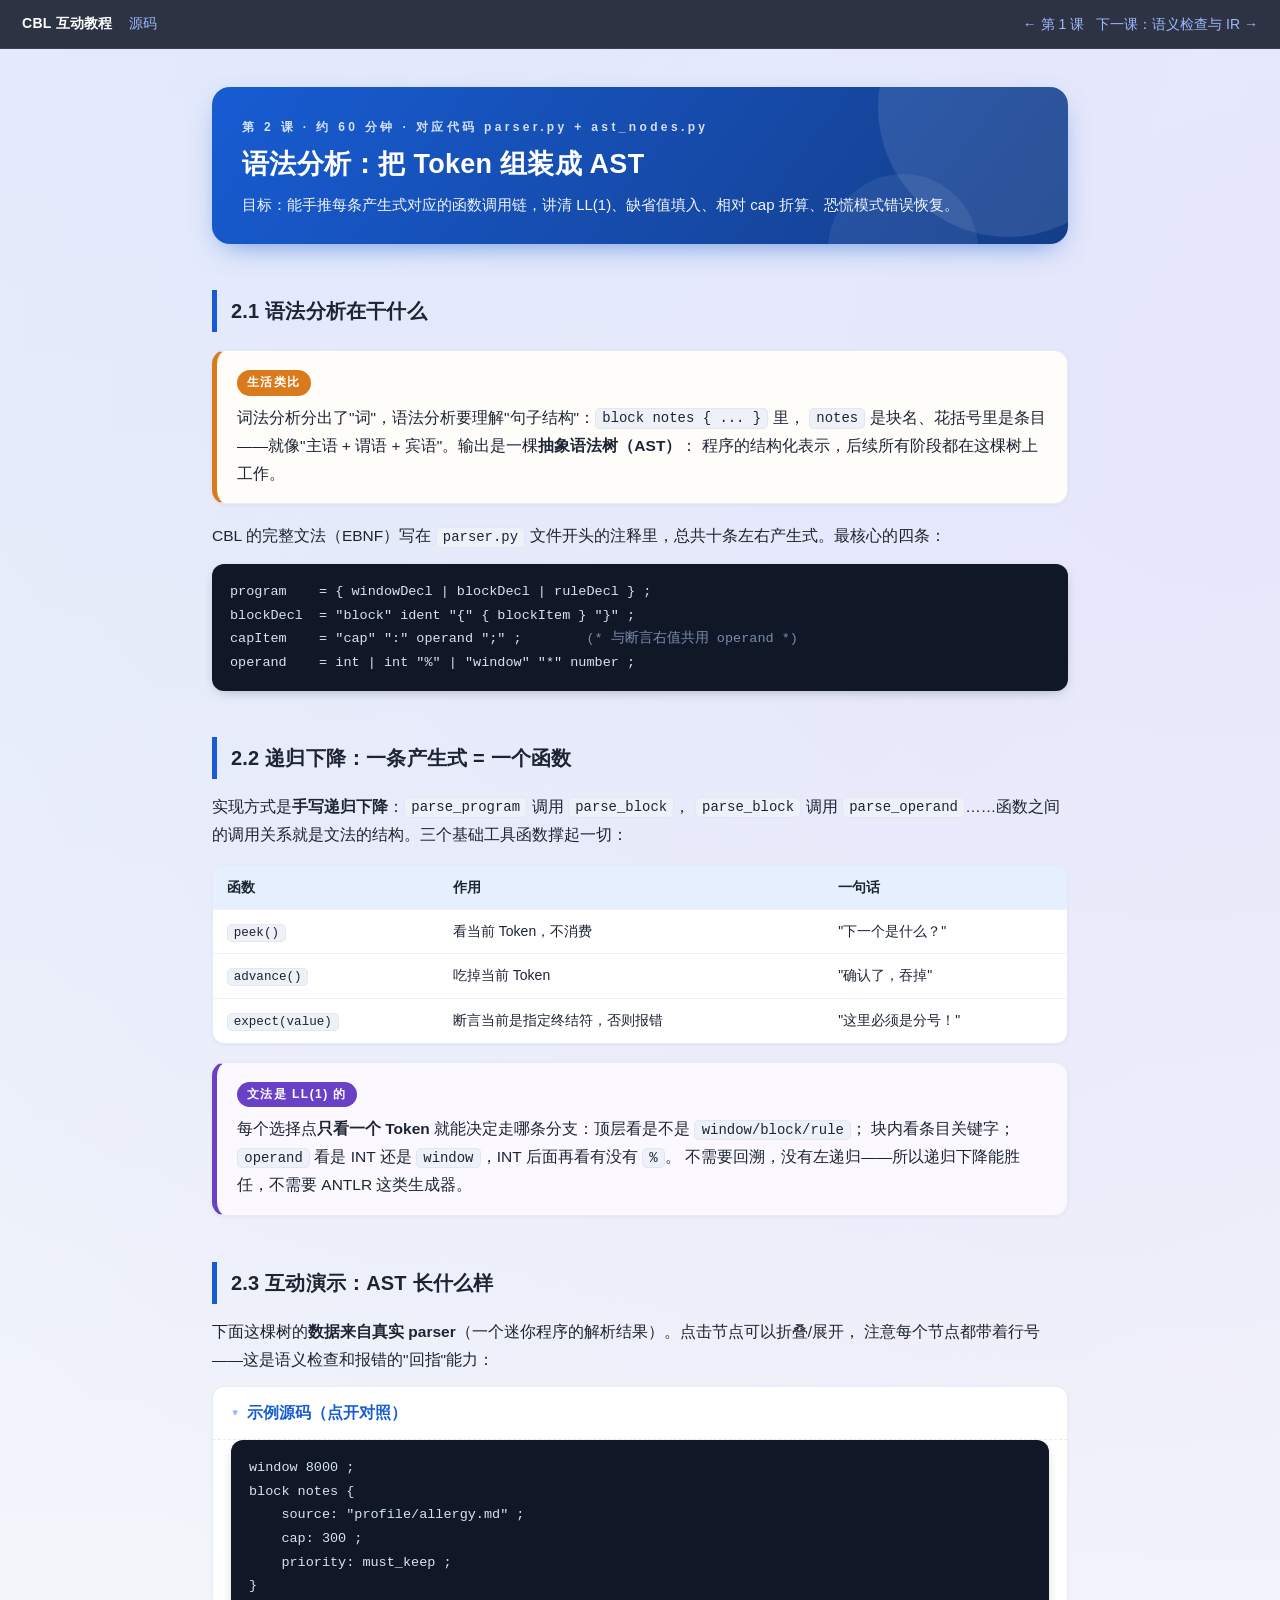
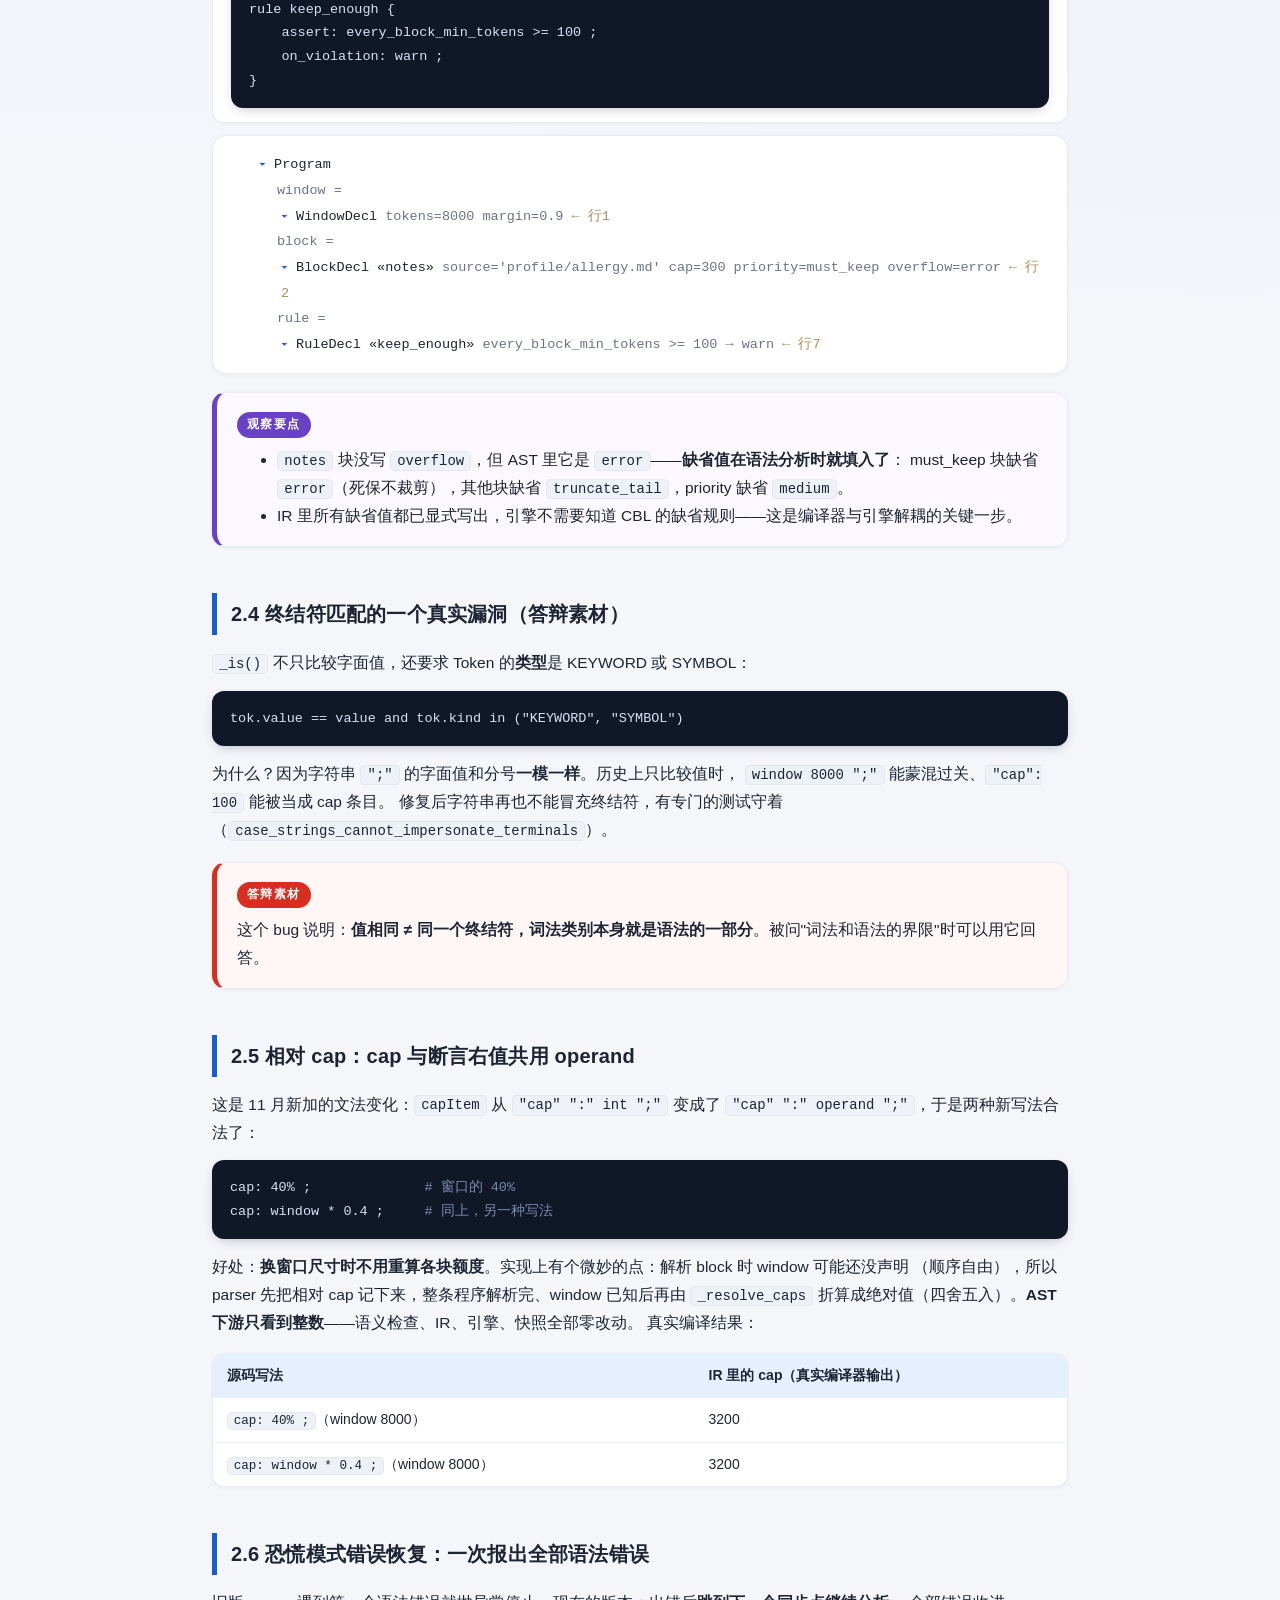
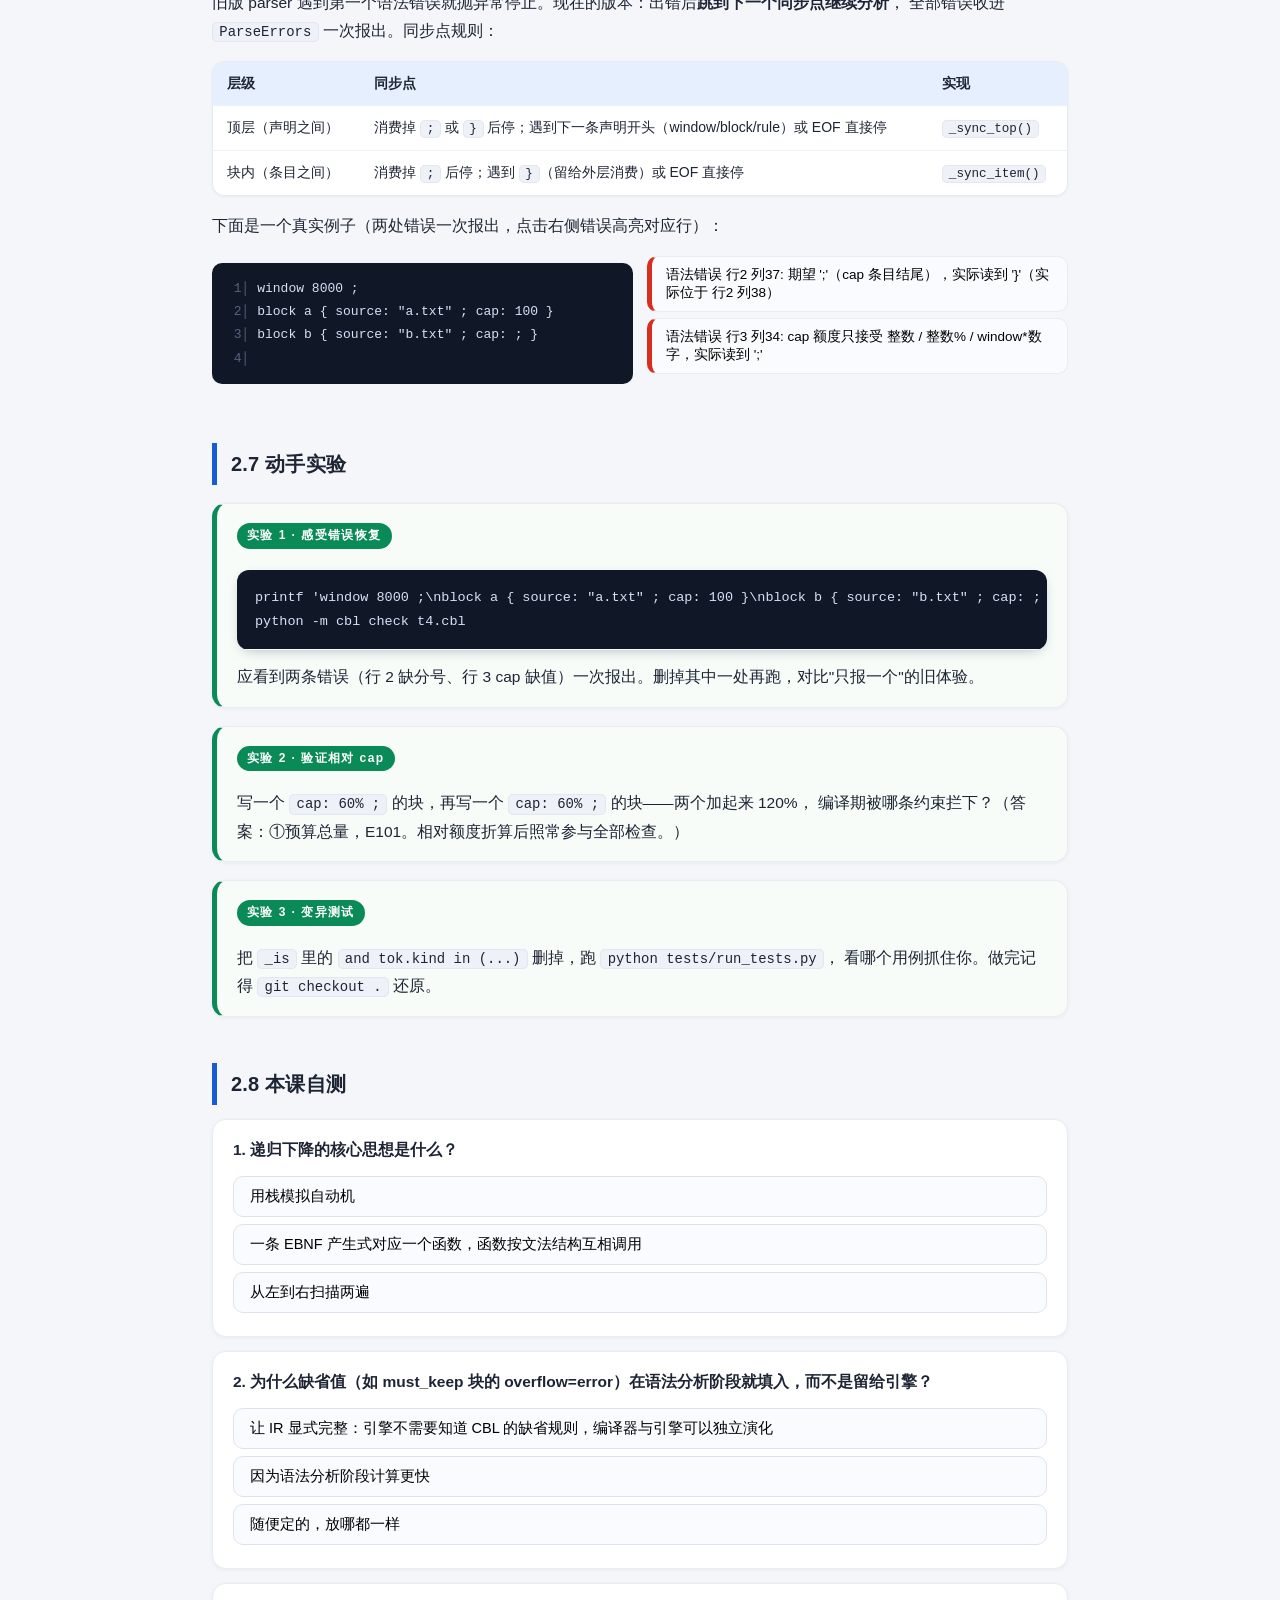
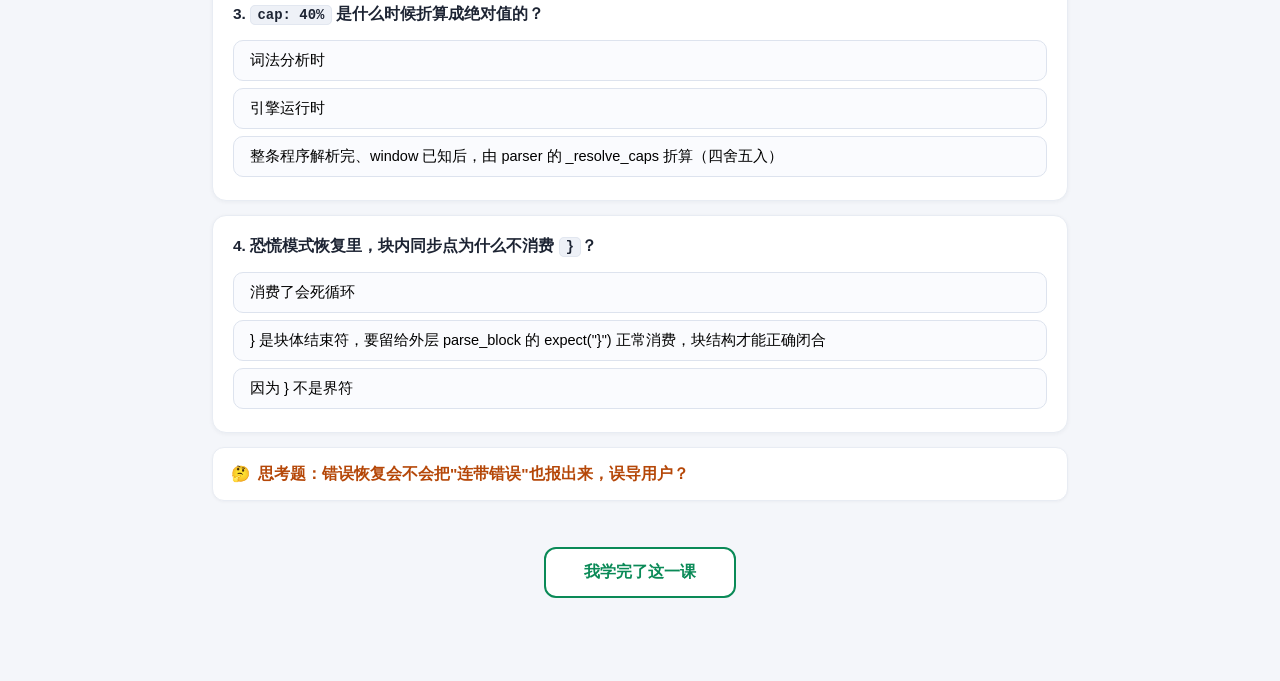
<file: docs/tutorial/lesson2.html>
<!DOCTYPE html>
<html lang="zh-CN">
<head>
<meta charset="utf-8">
<meta name="viewport" content="width=device-width, initial-scale=1">
<title>第 2 课 · 语法分析 — CBL 互动教程</title>
<link rel="stylesheet" href="assets/style.css">
</head>
<body data-lesson="2" style="--c:#175cd3;--t:#e6effd">
<header class="topbar">
  <a class="home" href="index.html">CBL 互动教程</a>
  <a href="code.html">源码</a>
  <span class="spacer"></span>
  <span class="prevnext"><a href="lesson1.html">← 第 1 课</a><a href="lesson3.html">下一课：语义检查与 IR →</a></span>
</header>
<main>
<div class="hero">
  <div class="k">第 2 课 · 约 60 分钟 · 对应代码 parser.py + ast_nodes.py</div>
  <h1>语法分析：把 Token 组装成 AST</h1>
  <div class="sub">目标：能手推每条产生式对应的函数调用链，讲清 LL(1)、缺省值填入、相对 cap 折算、恐慌模式错误恢复。</div>
</div>

<h2>2.1 语法分析在干什么</h2>
<div class="analogy">
  <span class="tag">生活类比</span>
  <p style="margin:0">词法分析分出了"词"，语法分析要理解"句子结构"：<code>block notes { ... }</code> 里，
  <code>notes</code> 是块名、花括号里是条目——就像"主语 + 谓语 + 宾语"。输出是一棵<b>抽象语法树（AST）</b>：
  程序的结构化表示，后续所有阶段都在这棵树上工作。</p>
</div>
<p>CBL 的完整文法（EBNF）写在 <code>parser.py</code> 文件开头的注释里，总共十条左右产生式。最核心的四条：</p>
<pre class="code">program    = { windowDecl | blockDecl | ruleDecl } ;
blockDecl  = "block" ident "{" { blockItem } "}" ;
capItem    = "cap" ":" operand ";" ;        <span class="c">(* 与断言右值共用 operand *)</span>
operand    = int | int "%" | "window" "*" number ;</pre>

<h2>2.2 递归下降：一条产生式 = 一个函数</h2>
<p>实现方式是<b>手写递归下降</b>：<code>parse_program</code> 调用 <code>parse_block</code>，
<code>parse_block</code> 调用 <code>parse_operand</code>……函数之间的调用关系就是文法的结构。三个基础工具函数撑起一切：</p>
<table>
  <tr><th>函数</th><th>作用</th><th>一句话</th></tr>
  <tr><td><code>peek()</code></td><td>看当前 Token，不消费</td><td>"下一个是什么？"</td></tr>
  <tr><td><code>advance()</code></td><td>吃掉当前 Token</td><td>"确认了，吞掉"</td></tr>
  <tr><td><code>expect(value)</code></td><td>断言当前是指定终结符，否则报错</td><td>"这里必须是分号！"</td></tr>
</table>

<div class="keypoint">
  <span class="tag">文法是 LL(1) 的</span>
  <p style="margin:0">每个选择点<b>只看一个 Token</b> 就能决定走哪条分支：顶层看是不是 <code>window/block/rule</code>；
  块内看条目关键字；<code>operand</code> 看是 INT 还是 <code>window</code>，INT 后面再看有没有 <code>%</code>。
  不需要回溯，没有左递归——所以递归下降能胜任，不需要 ANTLR 这类生成器。</p>
</div>

<h2>2.3 互动演示：AST 长什么样</h2>
<p>下面这棵树的<b>数据来自真实 parser</b>（一个迷你程序的解析结果）。点击节点可以折叠/展开，
注意每个节点都带着行号——这是语义检查和报错的"回指"能力：</p>
<details open>
  <summary>示例源码（点开对照）</summary>
  <pre class="code">window 8000 ;
block notes {
    source: "profile/allergy.md" ;
    cap: 300 ;
    priority: must_keep ;
}
rule keep_enough {
    assert: every_block_min_tokens &gt;= 100 ;
    on_violation: warn ;
}</pre>
</details>
<div class="astree" data-kind="ast"></div>
<div class="keypoint">
  <span class="tag">观察要点</span>
  <ul style="margin:0">
    <li><code>notes</code> 块没写 <code>overflow</code>，但 AST 里它是 <code>error</code>——<b>缺省值在语法分析时就填入了</b>：
    must_keep 块缺省 <code>error</code>（死保不裁剪），其他块缺省 <code>truncate_tail</code>，priority 缺省 <code>medium</code>。</li>
    <li>IR 里所有缺省值都已显式写出，引擎不需要知道 CBL 的缺省规则——这是编译器与引擎解耦的关键一步。</li>
  </ul>
</div>

<h2>2.4 终结符匹配的一个真实漏洞（答辩素材）</h2>
<p><code>_is()</code> 不只比较字面值，还要求 Token 的<b>类型</b>是 KEYWORD 或 SYMBOL：</p>
<pre class="code">tok.value == value and tok.kind in ("KEYWORD", "SYMBOL")</pre>
<p>为什么？因为字符串 <code>";"</code> 的字面值和分号<b>一模一样</b>。历史上只比较值时，
<code>window 8000 ";"</code> 能蒙混过关、<code>"cap": 100</code> 能被当成 cap 条目。
修复后字符串再也不能冒充终结符，有专门的测试守着（<code>case_strings_cannot_impersonate_terminals</code>）。</p>
<div class="warn">
  <span class="tag">答辩素材</span>
  <p style="margin:0">这个 bug 说明：<b>值相同 ≠ 同一个终结符，词法类别本身就是语法的一部分</b>。被问"词法和语法的界限"时可以用它回答。</p>
</div>

<h2>2.5 相对 cap：cap 与断言右值共用 operand</h2>
<p>这是 11 月新加的文法变化：<code>capItem</code> 从 <code>"cap" ":" int ";"</code> 变成了
<code>"cap" ":" operand ";"</code>，于是两种新写法合法了：</p>
<pre class="code">cap: 40% ;              <span class="c"># 窗口的 40%</span>
cap: window * 0.4 ;     <span class="c"># 同上，另一种写法</span></pre>
<p>好处：<b>换窗口尺寸时不用重算各块额度</b>。实现上有个微妙的点：解析 block 时 window 可能还没声明
（顺序自由），所以 parser 先把相对 cap 记下来，整条程序解析完、window 已知后再由 <code>_resolve_caps</code>
折算成绝对值（四舍五入）。<b>AST 下游只看到整数</b>——语义检查、IR、引擎、快照全部零改动。
真实编译结果：</p>
<table>
  <tr><th>源码写法</th><th>IR 里的 cap（真实编译器输出）</th></tr>
  <tr><td><code>cap: 40% ;</code>（window 8000）</td><td id="cap-pct">…</td></tr>
  <tr><td><code>cap: window * 0.4 ;</code>（window 8000）</td><td id="cap-scale">…</td></tr>
</table>
<script>
  // 数据来自 build_data.py 的真实编译结果
  document.addEventListener("DOMContentLoaded", function () {
    var r = window.TUTORIAL_DATA.relative_cap;
    document.getElementById("cap-pct").textContent = r.percent.cap;
    document.getElementById("cap-scale").textContent = r.scale.cap;
  });
</script>

<h2>2.6 恐慌模式错误恢复：一次报出全部语法错误</h2>
<p>旧版 parser 遇到第一个语法错误就抛异常停止。现在的版本：出错后<b>跳到下一个同步点继续分析</b>，
全部错误收进 <code>ParseErrors</code> 一次报出。同步点规则：</p>
<table>
  <tr><th>层级</th><th>同步点</th><th>实现</th></tr>
  <tr><td>顶层（声明之间）</td><td>消费掉 <code>;</code> 或 <code>}</code> 后停；遇到下一条声明开头（window/block/rule）或 EOF 直接停</td><td><code>_sync_top()</code></td></tr>
  <tr><td>块内（条目之间）</td><td>消费掉 <code>;</code> 后停；遇到 <code>}</code>（留给外层消费）或 EOF 直接停</td><td><code>_sync_item()</code></td></tr>
</table>
<p>下面是一个真实例子（两处错误一次报出，点击右侧错误高亮对应行）：</p>
<div class="diaglink" data-kind="syntax"></div>

<h2>2.7 动手实验</h2>
<div class="lab">
  <span class="tag">实验 1 · 感受错误恢复</span>
  <pre class="code">printf 'window 8000 ;\nblock a { source: "a.txt" ; cap: 100 }\nblock b { source: "b.txt" ; cap: ; }\n' &gt; t4.cbl
python -m cbl check t4.cbl</pre>
  <p style="margin-bottom:0">应看到两条错误（行 2 缺分号、行 3 cap 缺值）一次报出。删掉其中一处再跑，对比"只报一个"的旧体验。</p>
</div>
<div class="lab">
  <span class="tag">实验 2 · 验证相对 cap</span>
  <p style="margin-bottom:0">写一个 <code>cap: 60% ;</code> 的块，再写一个 <code>cap: 60% ;</code> 的块——两个加起来 120%，
  编译期被哪条约束拦下？（答案：①预算总量，E101。相对额度折算后照常参与全部检查。）</p>
</div>
<div class="lab">
  <span class="tag">实验 3 · 变异测试</span>
  <p style="margin-bottom:0">把 <code>_is</code> 里的 <code>and tok.kind in (...)</code> 删掉，跑 <code>python tests/run_tests.py</code>，
  看哪个用例抓住你。做完记得 <code>git checkout .</code> 还原。</p>
</div>

<h2>2.8 本课自测</h2>
<div class="quiz" data-answer="1">
  <p class="q">1. 递归下降的核心思想是什么？</p>
  <button class="opt">用栈模拟自动机</button>
  <button class="opt">一条 EBNF 产生式对应一个函数，函数按文法结构互相调用</button>
  <button class="opt">从左到右扫描两遍</button>
  <div class="fb">parse_program / parse_block / parse_operand 的调用关系就是文法的层级结构。</div>
</div>
<div class="quiz" data-answer="0">
  <p class="q">2. 为什么缺省值（如 must_keep 块的 overflow=error）在语法分析阶段就填入，而不是留给引擎？</p>
  <button class="opt">让 IR 显式完整：引擎不需要知道 CBL 的缺省规则，编译器与引擎可以独立演化</button>
  <button class="opt">因为语法分析阶段计算更快</button>
  <button class="opt">随便定的，放哪都一样</button>
  <div class="fb">这就是"IR 是交接单"的含义——交接单上不能有需要对方猜的隐含规则。</div>
</div>
<div class="quiz" data-answer="2">
  <p class="q">3. <code>cap: 40%</code> 是什么时候折算成绝对值的？</p>
  <button class="opt">词法分析时</button>
  <button class="opt">引擎运行时</button>
  <button class="opt">整条程序解析完、window 已知后，由 parser 的 _resolve_caps 折算（四舍五入）</button>
  <div class="fb">解析 block 时 window 可能还没声明，所以先记下来，最后统一折算。下游只看到整数。</div>
</div>
<div class="quiz" data-answer="1">
  <p class="q">4. 恐慌模式恢复里，块内同步点为什么不消费 <code>}</code>？</p>
  <button class="opt">消费了会死循环</button>
  <button class="opt">} 是块体结束符，要留给外层 parse_block 的 expect("}") 正常消费，块结构才能正确闭合</button>
  <button class="opt">因为 } 不是界符</button>
  <div class="fb">同步点的设计原则：跳过坏的部分，但不能吃掉属于上层结构的 token。</div>
</div>

<details class="think">
  <summary>思考题：错误恢复会不会把"连带错误"也报出来，误导用户？</summary>
  <p>会，这是恐慌模式的已知代价（比如块头坏了，块内条目可能被连锁报错）。CBL 的缓解：顶层完整性检查
  （"缺少 window"之类）只在<b>没有任何语法错误</b>时才做，避免在恢复出的残局上报误导性的次生错误。</p>
</details>

<button class="done-btn">我学完了这一课</button>
</main>
<script src="assets/data.js"></script>
<script src="assets/app.js"></script>
</body>
</html>
</file>
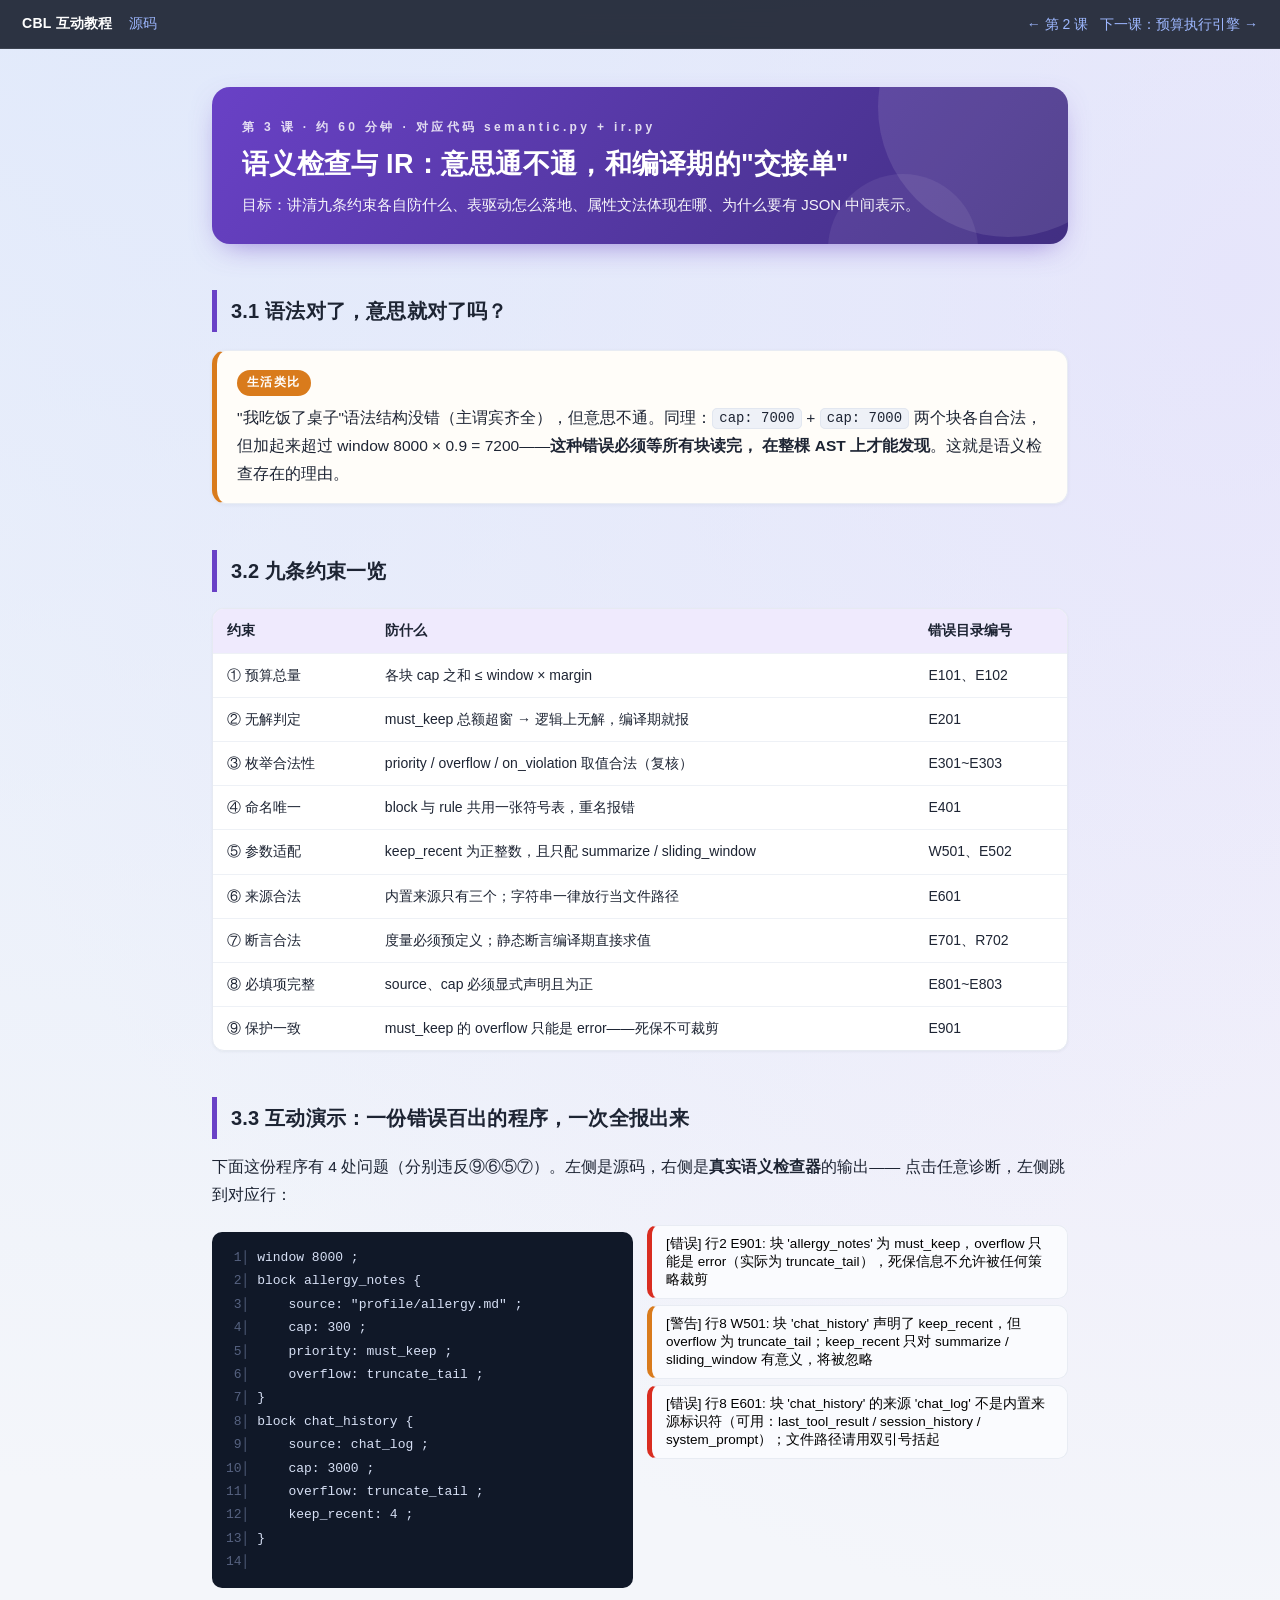
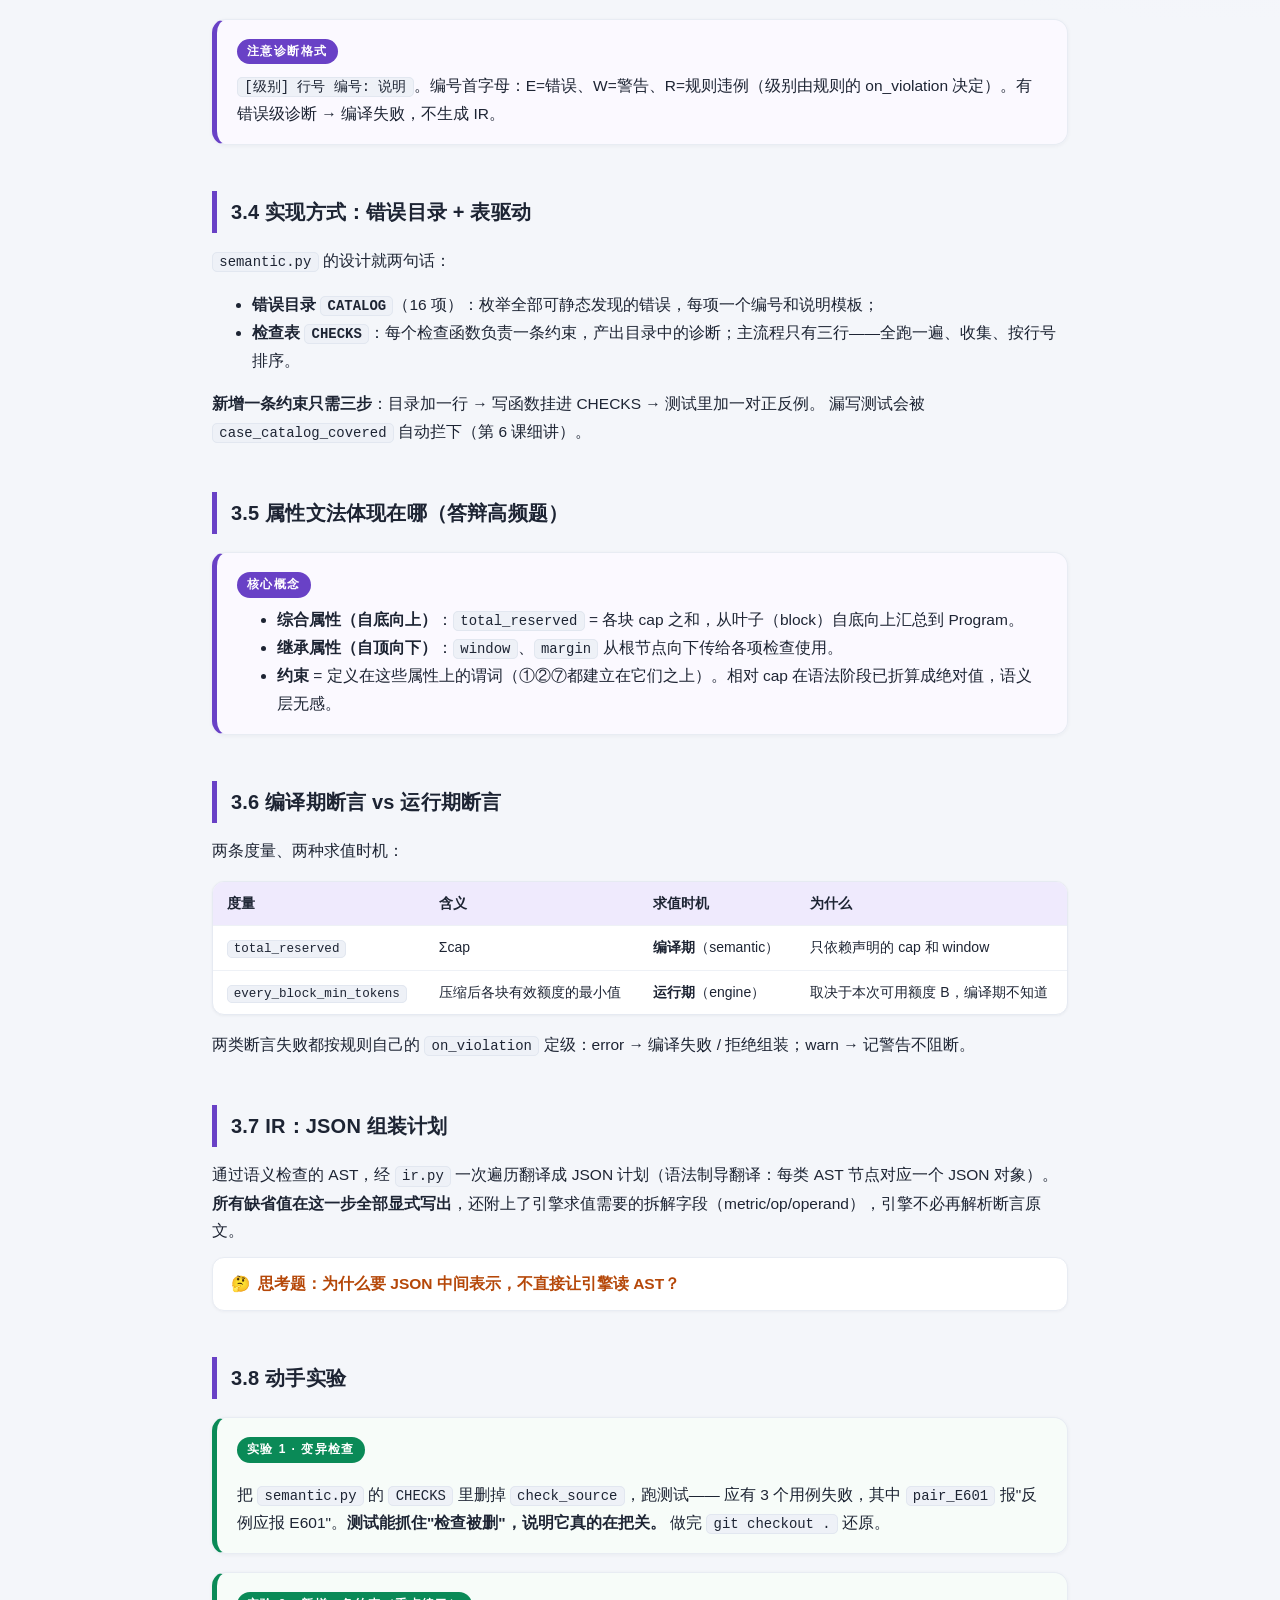
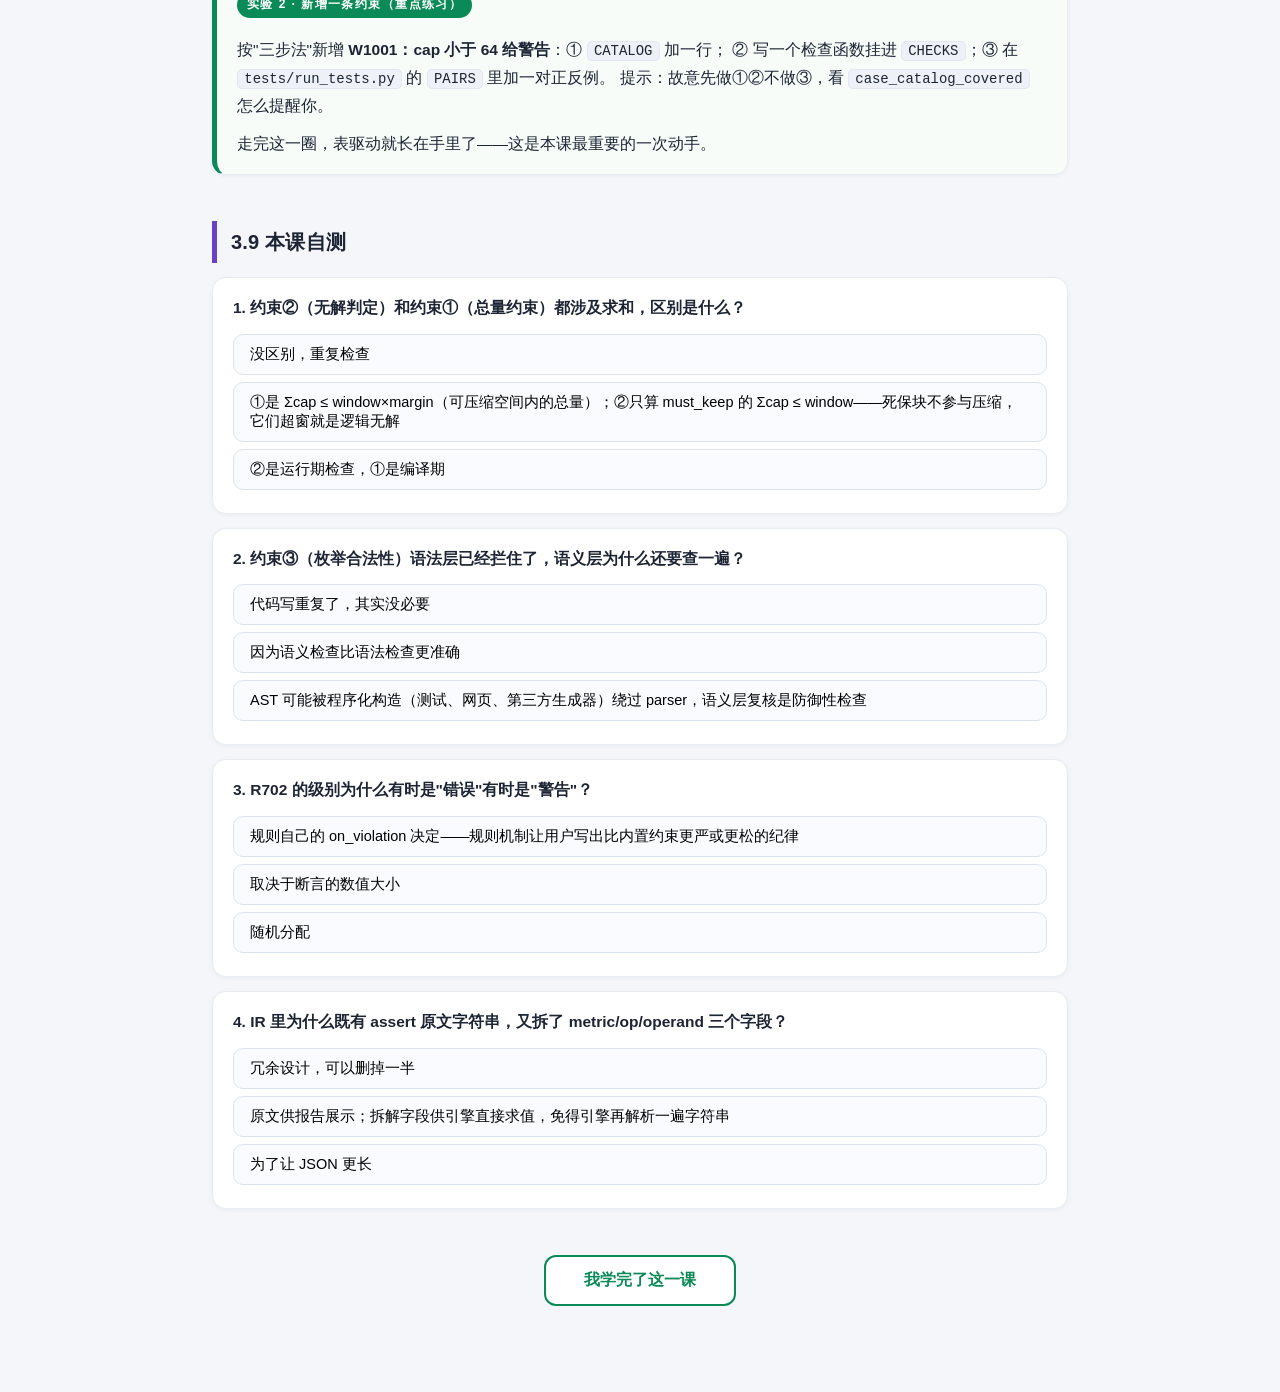
<file: docs/tutorial/lesson3.html>
<!DOCTYPE html>
<html lang="zh-CN">
<head>
<meta charset="utf-8">
<meta name="viewport" content="width=device-width, initial-scale=1">
<title>第 3 课 · 语义检查与 IR — CBL 互动教程</title>
<link rel="stylesheet" href="assets/style.css">
</head>
<body data-lesson="3" style="--c:#6941c6;--t:#efeafd">
<header class="topbar">
  <a class="home" href="index.html">CBL 互动教程</a>
  <a href="code.html">源码</a>
  <span class="spacer"></span>
  <span class="prevnext"><a href="lesson2.html">← 第 2 课</a><a href="lesson4.html">下一课：预算执行引擎 →</a></span>
</header>
<main>
<div class="hero">
  <div class="k">第 3 课 · 约 60 分钟 · 对应代码 semantic.py + ir.py</div>
  <h1>语义检查与 IR：意思通不通，和编译期的"交接单"</h1>
  <div class="sub">目标：讲清九条约束各自防什么、表驱动怎么落地、属性文法体现在哪、为什么要有 JSON 中间表示。</div>
</div>

<h2>3.1 语法对了，意思就对了吗？</h2>
<div class="analogy">
  <span class="tag">生活类比</span>
  <p style="margin:0">"我吃饭了桌子"语法结构没错（主谓宾齐全），但意思不通。同理：<code>cap: 7000</code> +
  <code>cap: 7000</code> 两个块各自合法，但加起来超过 window 8000 × 0.9 = 7200——<b>这种错误必须等所有块读完，
  在整棵 AST 上才能发现</b>。这就是语义检查存在的理由。</p>
</div>

<h2>3.2 九条约束一览</h2>
<table>
  <tr><th>约束</th><th>防什么</th><th>错误目录编号</th></tr>
  <tr><td>① 预算总量</td><td>各块 cap 之和 ≤ window × margin</td><td>E101、E102</td></tr>
  <tr><td>② 无解判定</td><td>must_keep 总额超窗 → 逻辑上无解，编译期就报</td><td>E201</td></tr>
  <tr><td>③ 枚举合法性</td><td>priority / overflow / on_violation 取值合法（复核）</td><td>E301~E303</td></tr>
  <tr><td>④ 命名唯一</td><td>block 与 rule 共用一张符号表，重名报错</td><td>E401</td></tr>
  <tr><td>⑤ 参数适配</td><td>keep_recent 为正整数，且只配 summarize / sliding_window</td><td>W501、E502</td></tr>
  <tr><td>⑥ 来源合法</td><td>内置来源只有三个；字符串一律放行当文件路径</td><td>E601</td></tr>
  <tr><td>⑦ 断言合法</td><td>度量必须预定义；静态断言编译期直接求值</td><td>E701、R702</td></tr>
  <tr><td>⑧ 必填项完整</td><td>source、cap 必须显式声明且为正</td><td>E801~E803</td></tr>
  <tr><td>⑨ 保护一致</td><td>must_keep 的 overflow 只能是 error——死保不可裁剪</td><td>E901</td></tr>
</table>

<h2>3.3 互动演示：一份错误百出的程序，一次全报出来</h2>
<p>下面这份程序有 4 处问题（分别违反⑨⑥⑤⑦）。左侧是源码，右侧是<b>真实语义检查器</b>的输出——
点击任意诊断，左侧跳到对应行：</p>
<div class="diaglink" data-kind="semantic"></div>
<div class="keypoint">
  <span class="tag">注意诊断格式</span>
  <p style="margin:0"><code>[级别] 行号 编号: 说明</code>。编号首字母：E=错误、W=警告、R=规则违例（级别由规则的
  on_violation 决定）。有错误级诊断 → 编译失败，不生成 IR。</p>
</div>

<h2>3.4 实现方式：错误目录 + 表驱动</h2>
<p><code>semantic.py</code> 的设计就两句话：</p>
<ul>
  <li><b>错误目录 <code>CATALOG</code></b>（16 项）：枚举全部可静态发现的错误，每项一个编号和说明模板；</li>
  <li><b>检查表 <code>CHECKS</code></b>：每个检查函数负责一条约束，产出目录中的诊断；主流程只有三行——全跑一遍、收集、按行号排序。</li>
</ul>
<p><b>新增一条约束只需三步</b>：目录加一行 → 写函数挂进 CHECKS → 测试里加一对正反例。
漏写测试会被 <code>case_catalog_covered</code> 自动拦下（第 6 课细讲）。</p>

<h2>3.5 属性文法体现在哪（答辩高频题）</h2>
<div class="keypoint">
  <span class="tag">核心概念</span>
  <ul style="margin:0">
    <li><b>综合属性（自底向上）</b>：<code>total_reserved</code> = 各块 cap 之和，从叶子（block）自底向上汇总到 Program。</li>
    <li><b>继承属性（自顶向下）</b>：<code>window</code>、<code>margin</code> 从根节点向下传给各项检查使用。</li>
    <li><b>约束</b> = 定义在这些属性上的谓词（①②⑦都建立在它们之上）。相对 cap 在语法阶段已折算成绝对值，语义层无感。</li>
  </ul>
</div>

<h2>3.6 编译期断言 vs 运行期断言</h2>
<p>两条度量、两种求值时机：</p>
<table>
  <tr><th>度量</th><th>含义</th><th>求值时机</th><th>为什么</th></tr>
  <tr><td><code>total_reserved</code></td><td>Σcap</td><td><b>编译期</b>（semantic）</td><td>只依赖声明的 cap 和 window</td></tr>
  <tr><td><code>every_block_min_tokens</code></td><td>压缩后各块有效额度的最小值</td><td><b>运行期</b>（engine）</td><td>取决于本次可用额度 B，编译期不知道</td></tr>
</table>
<p>两类断言失败都按规则自己的 <code>on_violation</code> 定级：error → 编译失败 / 拒绝组装；warn → 记警告不阻断。</p>

<h2>3.7 IR：JSON 组装计划</h2>
<p>通过语义检查的 AST，经 <code>ir.py</code> 一次遍历翻译成 JSON 计划（语法制导翻译：每类 AST 节点对应一个 JSON 对象）。
<b>所有缺省值在这一步全部显式写出</b>，还附上了引擎求值需要的拆解字段（metric/op/operand），引擎不必再解析断言原文。</p>
<details class="think">
  <summary>思考题：为什么要 JSON 中间表示，不直接让引擎读 AST？</summary>
  <p>① 编译器与引擎解耦，可以各自替换演化（引擎入口还有 validate_plan 校验这份契约，见第 4 课）；
  ② JSON 可存档、可 diff、任何语言都能读；③ 教学上它就是"目标代码"，让编译器有明确的输出物。</p>
</details>

<h2>3.8 动手实验</h2>
<div class="lab">
  <span class="tag">实验 1 · 变异检查</span>
  <p style="margin-bottom:0">把 <code>semantic.py</code> 的 <code>CHECKS</code> 里删掉 <code>check_source</code>，跑测试——
  应有 3 个用例失败，其中 <code>pair_E601</code> 报"反例应报 E601"。<b>测试能抓住"检查被删"，说明它真的在把关。</b>
  做完 <code>git checkout .</code> 还原。</p>
</div>
<div class="lab">
  <span class="tag">实验 2 · 新增一条约束（重点练习）</span>
  <p>按"三步法"新增 <b>W1001：cap 小于 64 给警告</b>：① <code>CATALOG</code> 加一行；
  ② 写一个检查函数挂进 <code>CHECKS</code>；③ 在 <code>tests/run_tests.py</code> 的 <code>PAIRS</code> 里加一对正反例。
  提示：故意先做①②不做③，看 <code>case_catalog_covered</code> 怎么提醒你。</p>
  <p style="margin-bottom:0">走完这一圈，表驱动就长在手里了——这是本课最重要的一次动手。</p>
</div>

<h2>3.9 本课自测</h2>
<div class="quiz" data-answer="1">
  <p class="q">1. 约束②（无解判定）和约束①（总量约束）都涉及求和，区别是什么？</p>
  <button class="opt">没区别，重复检查</button>
  <button class="opt">①是 Σcap ≤ window×margin（可压缩空间内的总量）；②只算 must_keep 的 Σcap ≤ window——死保块不参与压缩，它们超窗就是逻辑无解</button>
  <button class="opt">②是运行期检查，①是编译期</button>
  <div class="fb">②的语义是"这个预算永远不可能执行"，所以编译期直接报错而不是运行期失败。两条都在编译期。</div>
</div>
<div class="quiz" data-answer="2">
  <p class="q">2. 约束③（枚举合法性）语法层已经拦住了，语义层为什么还要查一遍？</p>
  <button class="opt">代码写重复了，其实没必要</button>
  <button class="opt">因为语义检查比语法检查更准确</button>
  <button class="opt">AST 可能被程序化构造（测试、网页、第三方生成器）绕过 parser，语义层复核是防御性检查</button>
  <div class="fb">同一个防御思路也出现在引擎入口的 validate_plan——不信任上游，契约每道关都验。</div>
</div>
<div class="quiz" data-answer="0">
  <p class="q">3. R702 的级别为什么有时是"错误"有时是"警告"？</p>
  <button class="opt">规则自己的 on_violation 决定——规则机制让用户写出比内置约束更严或更松的纪律</button>
  <button class="opt">取决于断言的数值大小</button>
  <button class="opt">随机分配</button>
  <div class="fb">CATALOG 里 R702 的级别字段是 None，造诊断时按规则的 on_violation 填入。</div>
</div>
<div class="quiz" data-answer="1">
  <p class="q">4. IR 里为什么既有 assert 原文字符串，又拆了 metric/op/operand 三个字段？</p>
  <button class="opt">冗余设计，可以删掉一半</button>
  <button class="opt">原文供报告展示；拆解字段供引擎直接求值，免得引擎再解析一遍字符串</button>
  <button class="opt">为了让 JSON 更长</button>
  <div class="fb">一次解析、两处使用：人读原文，机器读结构。</div>
</div>

<button class="done-btn">我学完了这一课</button>
</main>
<script src="assets/data.js"></script>
<script src="assets/app.js"></script>
</body>
</html>
</file>
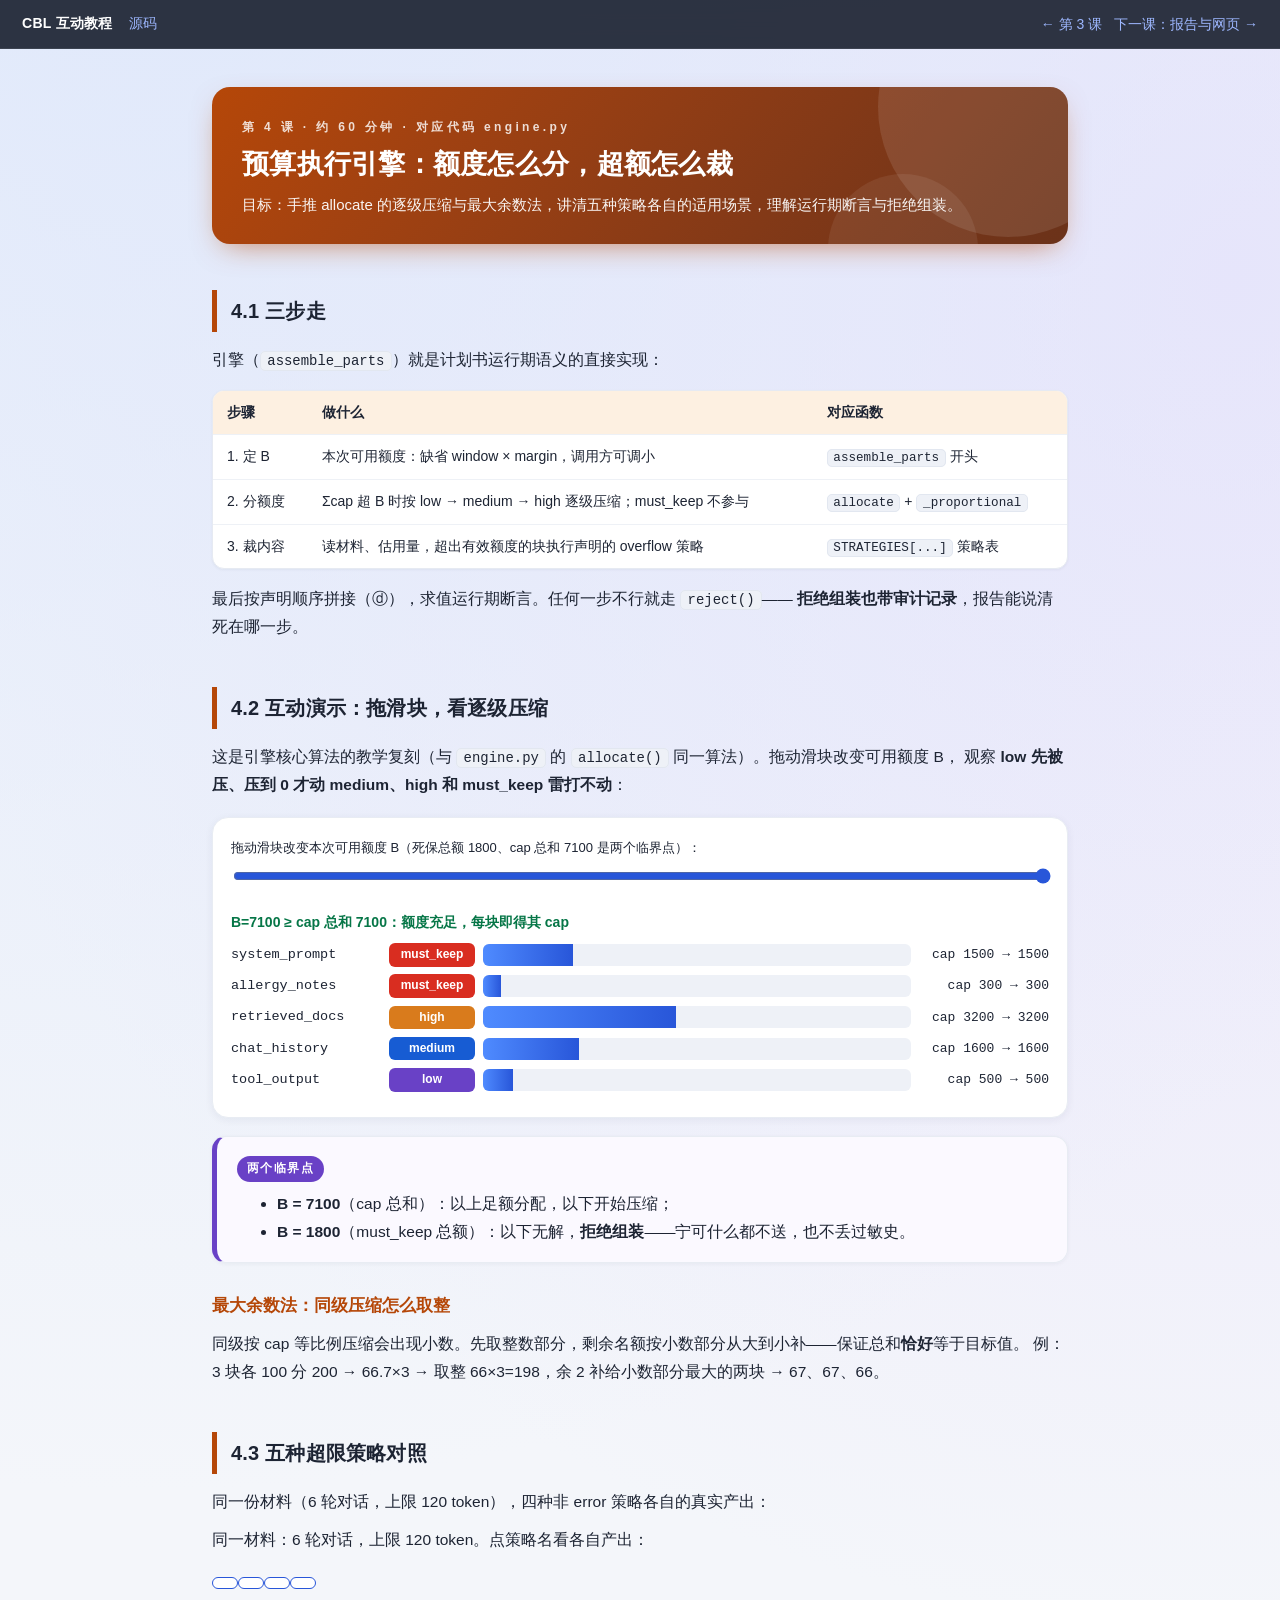
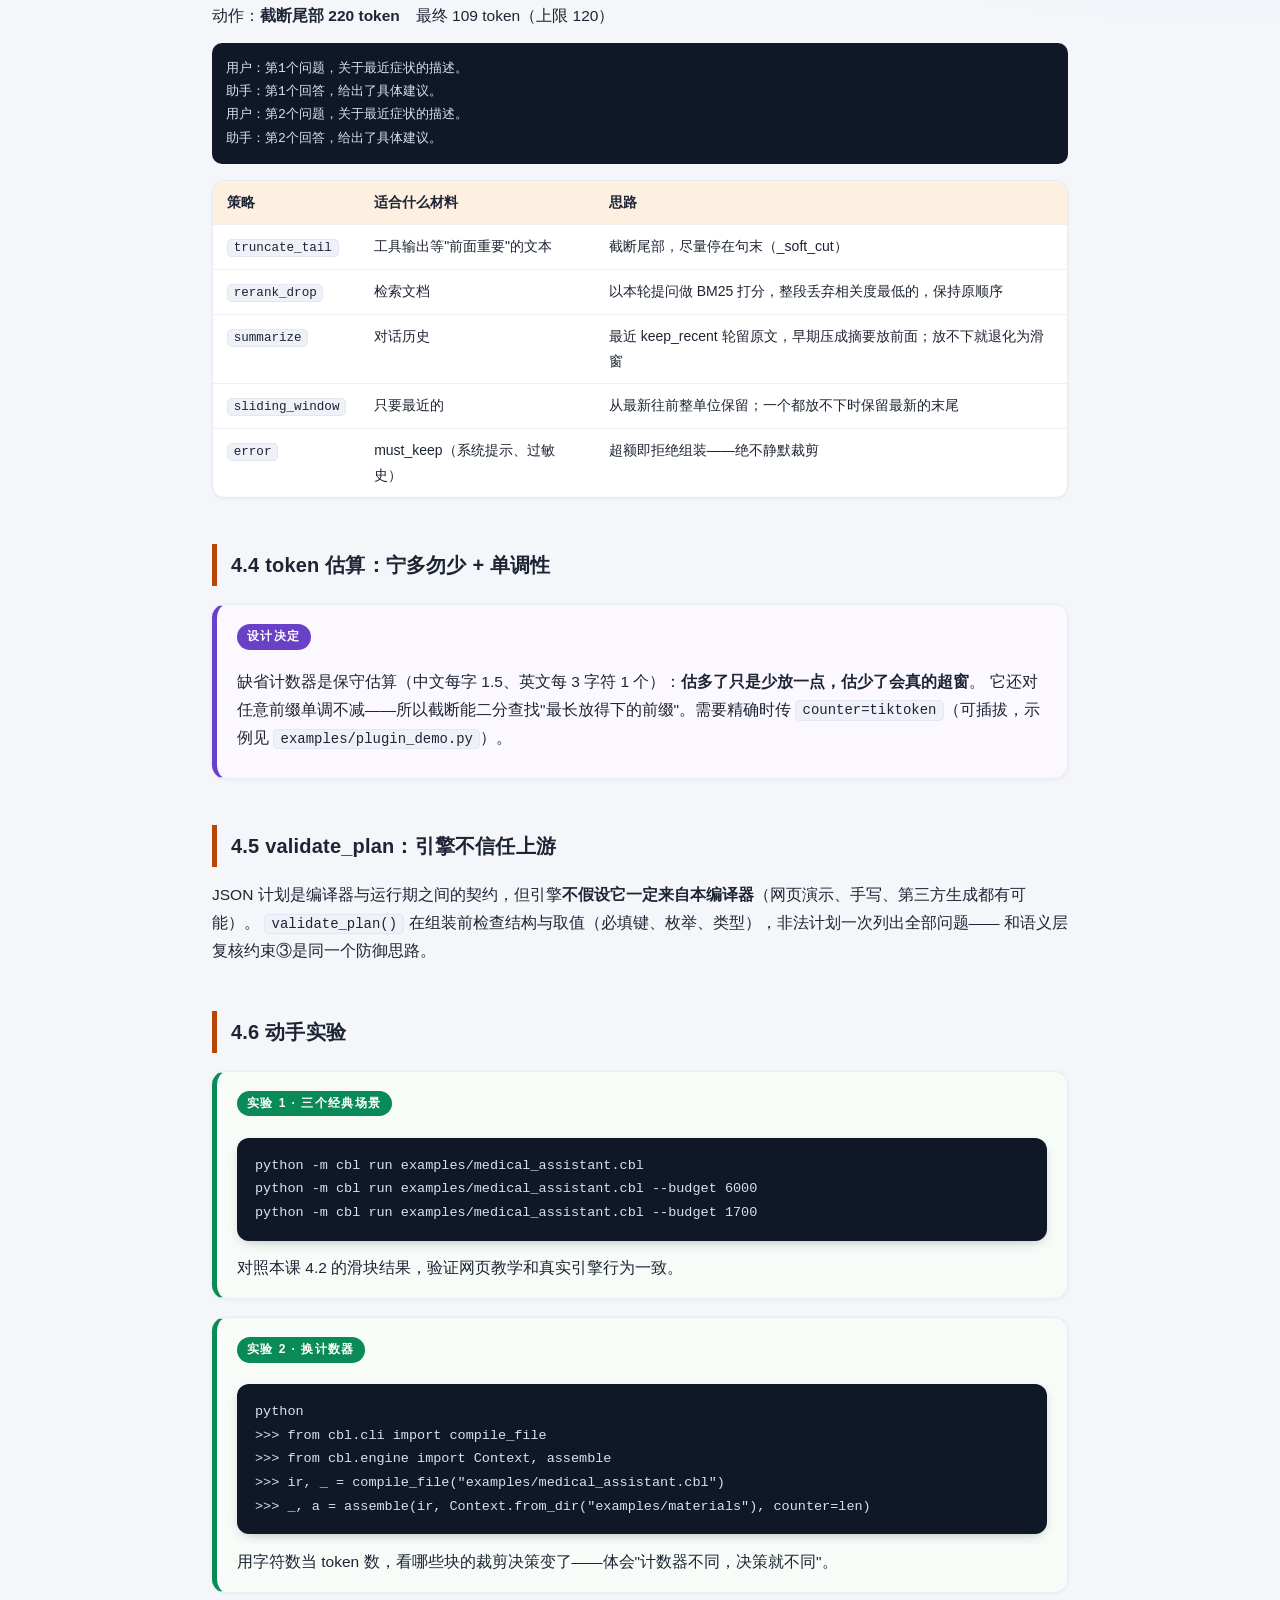
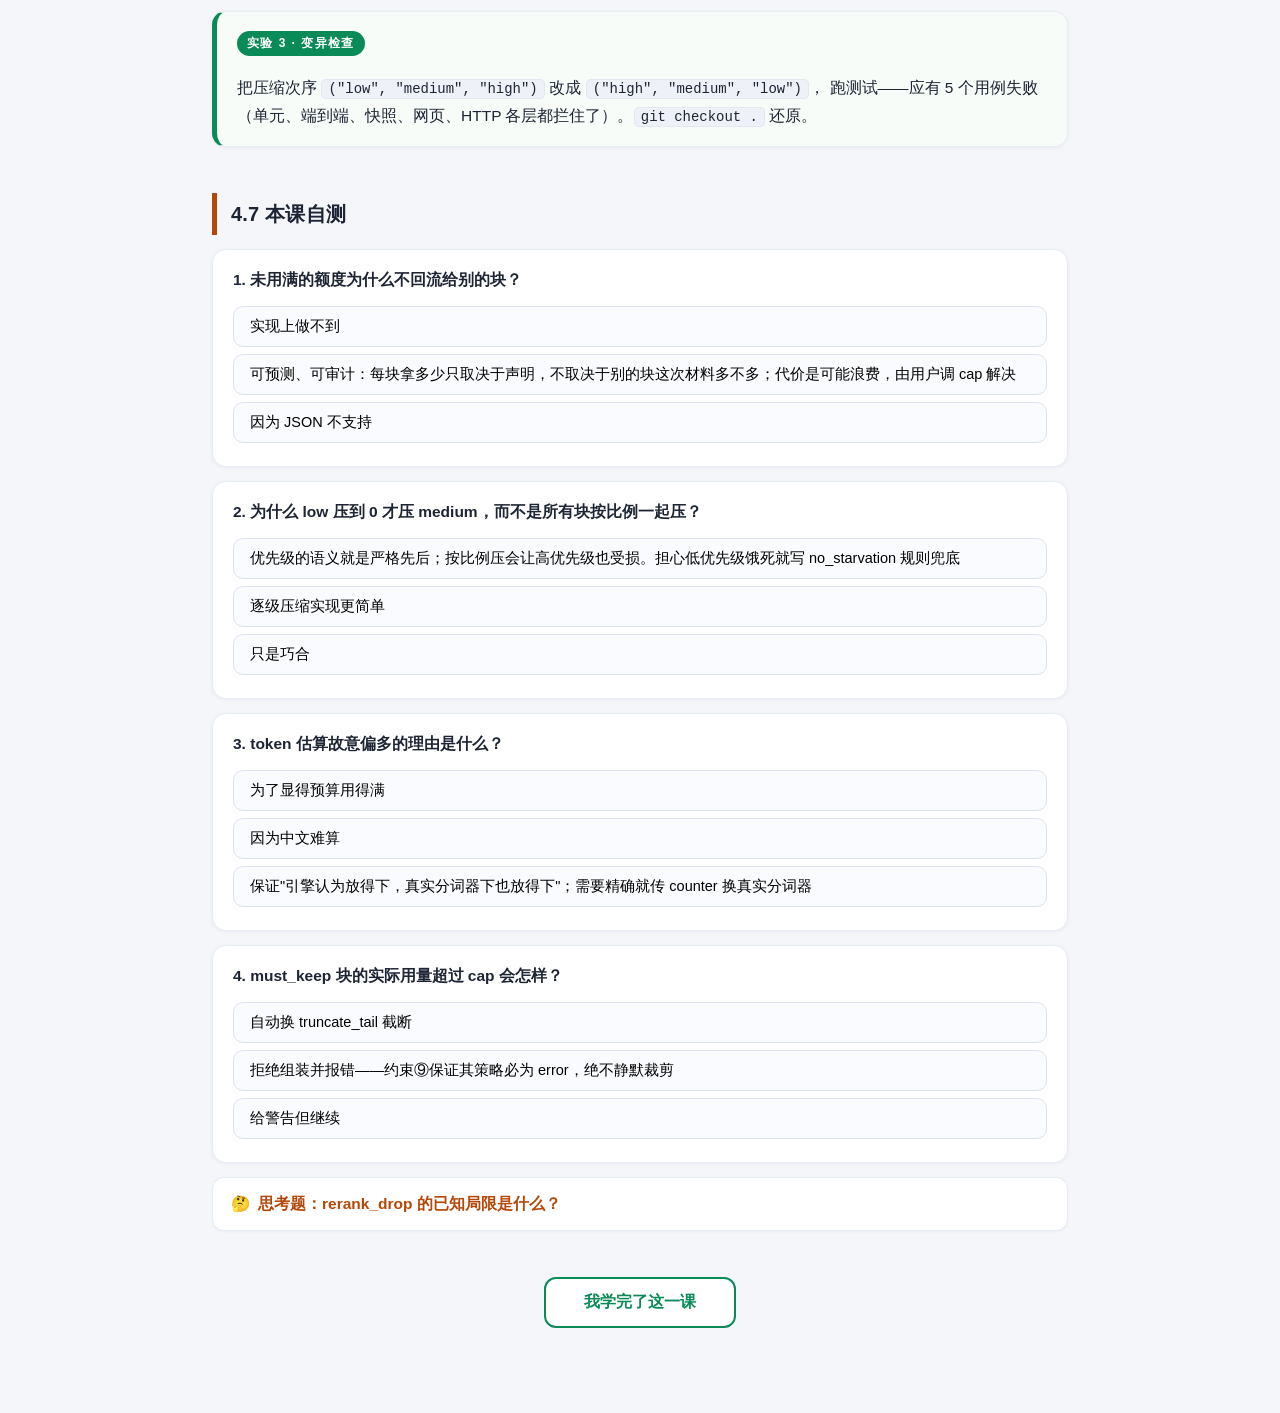
<file: docs/tutorial/lesson4.html>
<!DOCTYPE html>
<html lang="zh-CN">
<head>
<meta charset="utf-8">
<meta name="viewport" content="width=device-width, initial-scale=1">
<title>第 4 课 · 预算执行引擎 — CBL 互动教程</title>
<link rel="stylesheet" href="assets/style.css">
</head>
<body data-lesson="4" style="--c:#b54708;--t:#fdf0e1">
<header class="topbar">
  <a class="home" href="index.html">CBL 互动教程</a>
  <a href="code.html">源码</a>
  <span class="spacer"></span>
  <span class="prevnext"><a href="lesson3.html">← 第 3 课</a><a href="lesson5.html">下一课：报告与网页 →</a></span>
</header>
<main>
<div class="hero">
  <div class="k">第 4 课 · 约 60 分钟 · 对应代码 engine.py</div>
  <h1>预算执行引擎：额度怎么分，超额怎么裁</h1>
  <div class="sub">目标：手推 allocate 的逐级压缩与最大余数法，讲清五种策略各自的适用场景，理解运行期断言与拒绝组装。</div>
</div>

<h2>4.1 三步走</h2>
<p>引擎（<code>assemble_parts</code>）就是计划书运行期语义的直接实现：</p>
<table>
  <tr><th>步骤</th><th>做什么</th><th>对应函数</th></tr>
  <tr><td>1. 定 B</td><td>本次可用额度：缺省 window × margin，调用方可调小</td><td><code>assemble_parts</code> 开头</td></tr>
  <tr><td>2. 分额度</td><td>Σcap 超 B 时按 low → medium → high 逐级压缩；must_keep 不参与</td><td><code>allocate</code> + <code>_proportional</code></td></tr>
  <tr><td>3. 裁内容</td><td>读材料、估用量，超出有效额度的块执行声明的 overflow 策略</td><td><code>STRATEGIES[...]</code> 策略表</td></tr>
</table>
<p>最后按声明顺序拼接（ⓓ），求值运行期断言。任何一步不行就走 <code>reject()</code>——
<b>拒绝组装也带审计记录</b>，报告能说清死在哪一步。</p>

<h2>4.2 互动演示：拖滑块，看逐级压缩</h2>
<p>这是引擎核心算法的教学复刻（与 <code>engine.py</code> 的 <code>allocate()</code> 同一算法）。拖动滑块改变可用额度 B，
观察 <b>low 先被压、压到 0 才动 medium、high 和 must_keep 雷打不动</b>：</p>
<div class="eng" data-kind="alloc"></div>
<div class="keypoint">
  <span class="tag">两个临界点</span>
  <ul style="margin:0">
    <li><b>B = 7100</b>（cap 总和）：以上足额分配，以下开始压缩；</li>
    <li><b>B = 1800</b>（must_keep 总额）：以下无解，<b>拒绝组装</b>——宁可什么都不送，也不丢过敏史。</li>
  </ul>
</div>

<h3>最大余数法：同级压缩怎么取整</h3>
<p>同级按 cap 等比例压缩会出现小数。先取整数部分，剩余名额按小数部分从大到小补——保证总和<b>恰好</b>等于目标值。
例：3 块各 100 分 200 → 66.7×3 → 取整 66×3=198，余 2 补给小数部分最大的两块 → 67、67、66。</p>

<h2>4.3 五种超限策略对照</h2>
<p>同一份材料（6 轮对话，上限 120 token），四种非 error 策略各自的真实产出：</p>
<div class="strat"></div>
<table>
  <tr><th>策略</th><th>适合什么材料</th><th>思路</th></tr>
  <tr><td><code>truncate_tail</code></td><td>工具输出等"前面重要"的文本</td><td>截断尾部，尽量停在句末（_soft_cut）</td></tr>
  <tr><td><code>rerank_drop</code></td><td>检索文档</td><td>以本轮提问做 BM25 打分，整段丢弃相关度最低的，保持原顺序</td></tr>
  <tr><td><code>summarize</code></td><td>对话历史</td><td>最近 keep_recent 轮留原文，早期压成摘要放前面；放不下就退化为滑窗</td></tr>
  <tr><td><code>sliding_window</code></td><td>只要最近的</td><td>从最新往前整单位保留；一个都放不下时保留最新的末尾</td></tr>
  <tr><td><code>error</code></td><td>must_keep（系统提示、过敏史）</td><td>超额即拒绝组装——绝不静默裁剪</td></tr>
</table>

<h2>4.4 token 估算：宁多勿少 + 单调性</h2>
<div class="keypoint">
  <span class="tag">设计决定</span>
  <p>缺省计数器是保守估算（中文每字 1.5、英文每 3 字符 1 个）：<b>估多了只是少放一点，估少了会真的超窗</b>。
  它还对任意前缀单调不减——所以截断能二分查找"最长放得下的前缀"。需要精确时传
  <code>counter=tiktoken</code>（可插拔，示例见 <code>examples/plugin_demo.py</code>）。</p>
</div>

<h2>4.5 validate_plan：引擎不信任上游</h2>
<p>JSON 计划是编译器与运行期之间的契约，但引擎<b>不假设它一定来自本编译器</b>（网页演示、手写、第三方生成都有可能）。
<code>validate_plan()</code> 在组装前检查结构与取值（必填键、枚举、类型），非法计划一次列出全部问题——
和语义层复核约束③是同一个防御思路。</p>

<h2>4.6 动手实验</h2>
<div class="lab">
  <span class="tag">实验 1 · 三个经典场景</span>
  <pre class="code">python -m cbl run examples/medical_assistant.cbl
python -m cbl run examples/medical_assistant.cbl --budget 6000
python -m cbl run examples/medical_assistant.cbl --budget 1700</pre>
  <p style="margin-bottom:0">对照本课 4.2 的滑块结果，验证网页教学和真实引擎行为一致。</p>
</div>
<div class="lab">
  <span class="tag">实验 2 · 换计数器</span>
  <pre class="code">python
&gt;&gt;&gt; from cbl.cli import compile_file
&gt;&gt;&gt; from cbl.engine import Context, assemble
&gt;&gt;&gt; ir, _ = compile_file("examples/medical_assistant.cbl")
&gt;&gt;&gt; _, a = assemble(ir, Context.from_dir("examples/materials"), counter=len)</pre>
  <p style="margin-bottom:0">用字符数当 token 数，看哪些块的裁剪决策变了——体会"计数器不同，决策就不同"。</p>
</div>
<div class="lab">
  <span class="tag">实验 3 · 变异检查</span>
  <p style="margin-bottom:0">把压缩次序 <code>("low", "medium", "high")</code> 改成 <code>("high", "medium", "low")</code>，
  跑测试——应有 5 个用例失败（单元、端到端、快照、网页、HTTP 各层都拦住了）。<code>git checkout .</code> 还原。</p>
</div>

<h2>4.7 本课自测</h2>
<div class="quiz" data-answer="1">
  <p class="q">1. 未用满的额度为什么不回流给别的块？</p>
  <button class="opt">实现上做不到</button>
  <button class="opt">可预测、可审计：每块拿多少只取决于声明，不取决于别的块这次材料多不多；代价是可能浪费，由用户调 cap 解决</button>
  <button class="opt">因为 JSON 不支持</button>
  <div class="fb">答辩高频题。主动承认代价，再讲设计理由，比硬撑"没代价"更专业。</div>
</div>
<div class="quiz" data-answer="0">
  <p class="q">2. 为什么 low 压到 0 才压 medium，而不是所有块按比例一起压？</p>
  <button class="opt">优先级的语义就是严格先后；按比例压会让高优先级也受损。担心低优先级饿死就写 no_starvation 规则兜底</button>
  <button class="opt">逐级压缩实现更简单</button>
  <button class="opt">只是巧合</button>
  <div class="fb">B=6000 时 no_starvation 真的会报警告——示例就是这么设计的。</div>
</div>
<div class="quiz" data-answer="2">
  <p class="q">3. token 估算故意偏多的理由是什么？</p>
  <button class="opt">为了显得预算用得满</button>
  <button class="opt">因为中文难算</button>
  <button class="opt">保证"引擎认为放得下，真实分词器下也放得下"；需要精确就传 counter 换真实分词器</button>
  <div class="fb">保守方向的选择题：估多→少放（无害），估少→真超窗（有害）。</div>
</div>
<div class="quiz" data-answer="1">
  <p class="q">4. must_keep 块的实际用量超过 cap 会怎样？</p>
  <button class="opt">自动换 truncate_tail 截断</button>
  <button class="opt">拒绝组装并报错——约束⑨保证其策略必为 error，绝不静默裁剪</button>
  <button class="opt">给警告但继续</button>
  <div class="fb">这是整个语言的核心承诺：死保信息永远不会被悄悄丢掉。</div>
</div>

<details class="think">
  <summary>思考题：rerank_drop 的已知局限是什么？</summary>
  <p>字面匹配认不出同义词：提问说"发烧"、资料写"发热"就对不上（示例里"咽拭子检测"段就被误丢）。
  改进方向：同义词表或向量检索——策略表是可插拔的，新增策略不改主流程。</p>
</details>

<button class="done-btn">我学完了这一课</button>
</main>
<script src="assets/data.js"></script>
<script src="assets/app.js"></script>
</body>
</html>
</file>
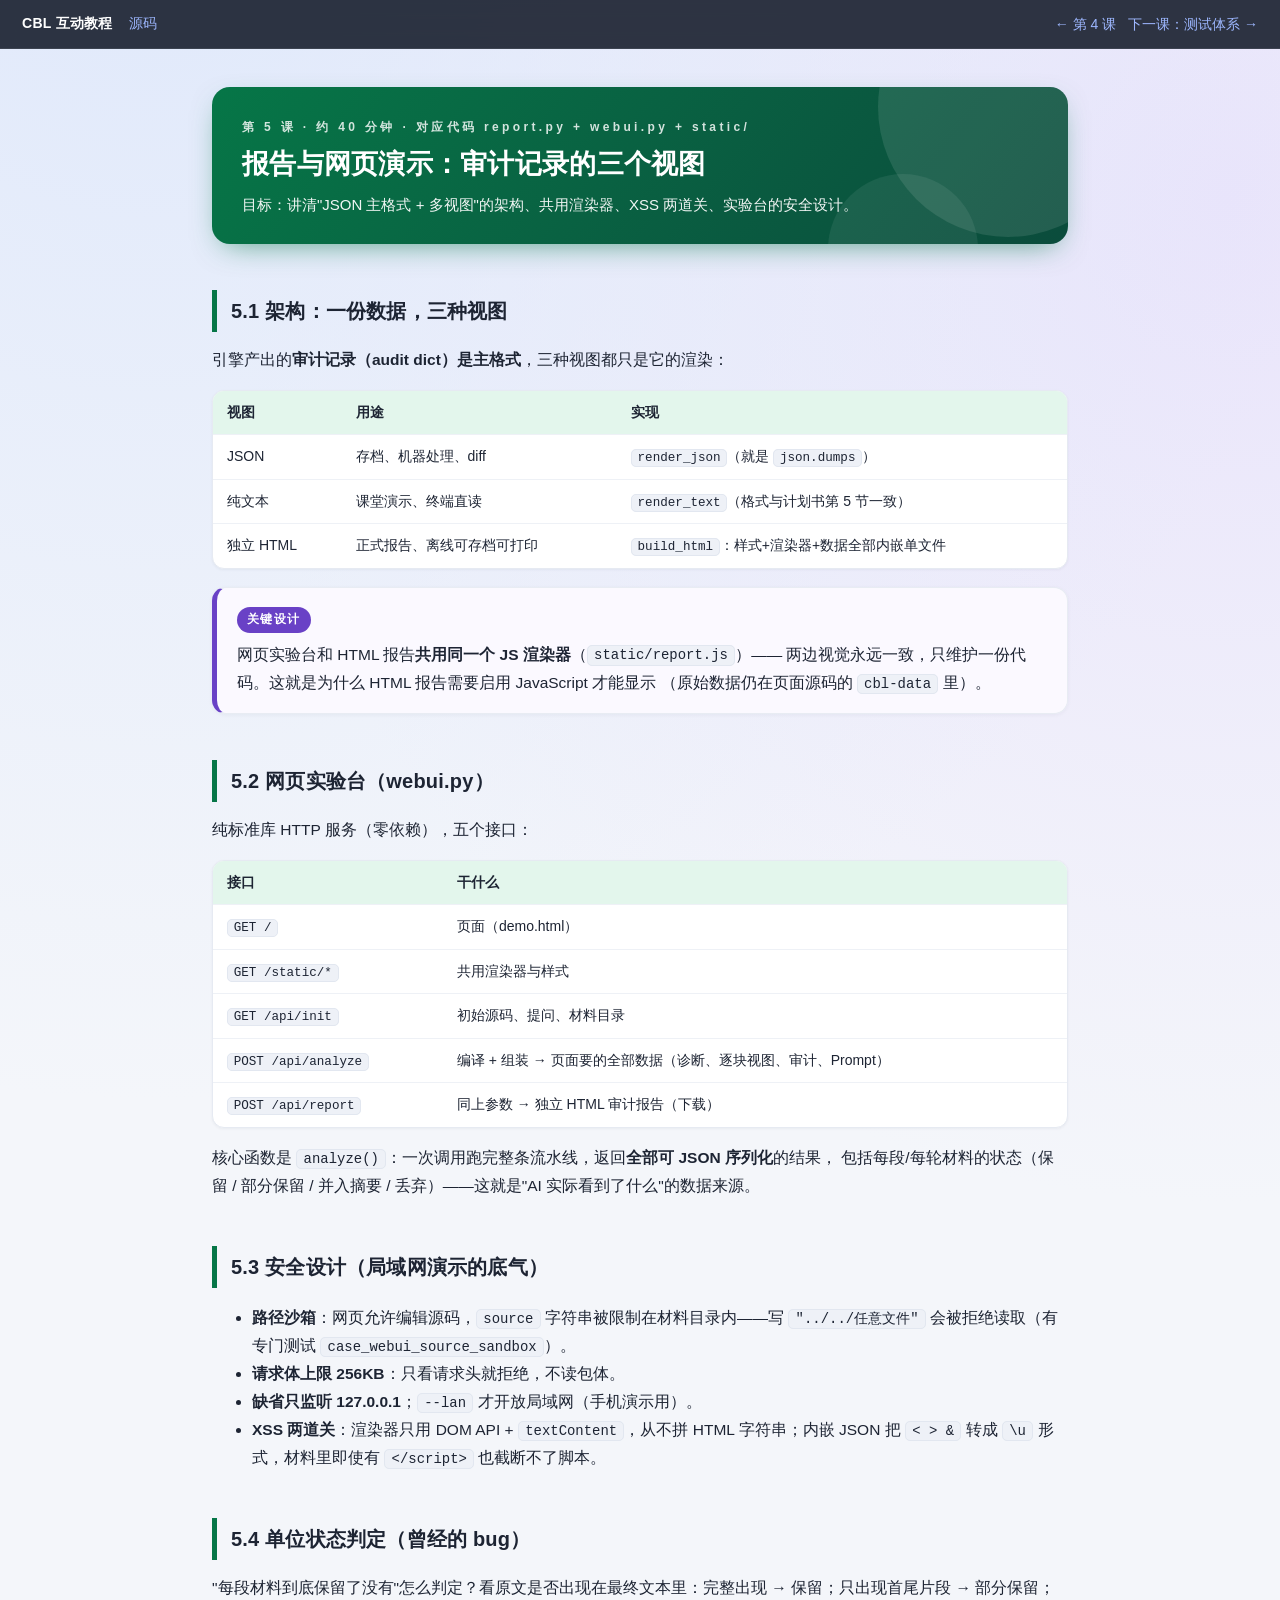
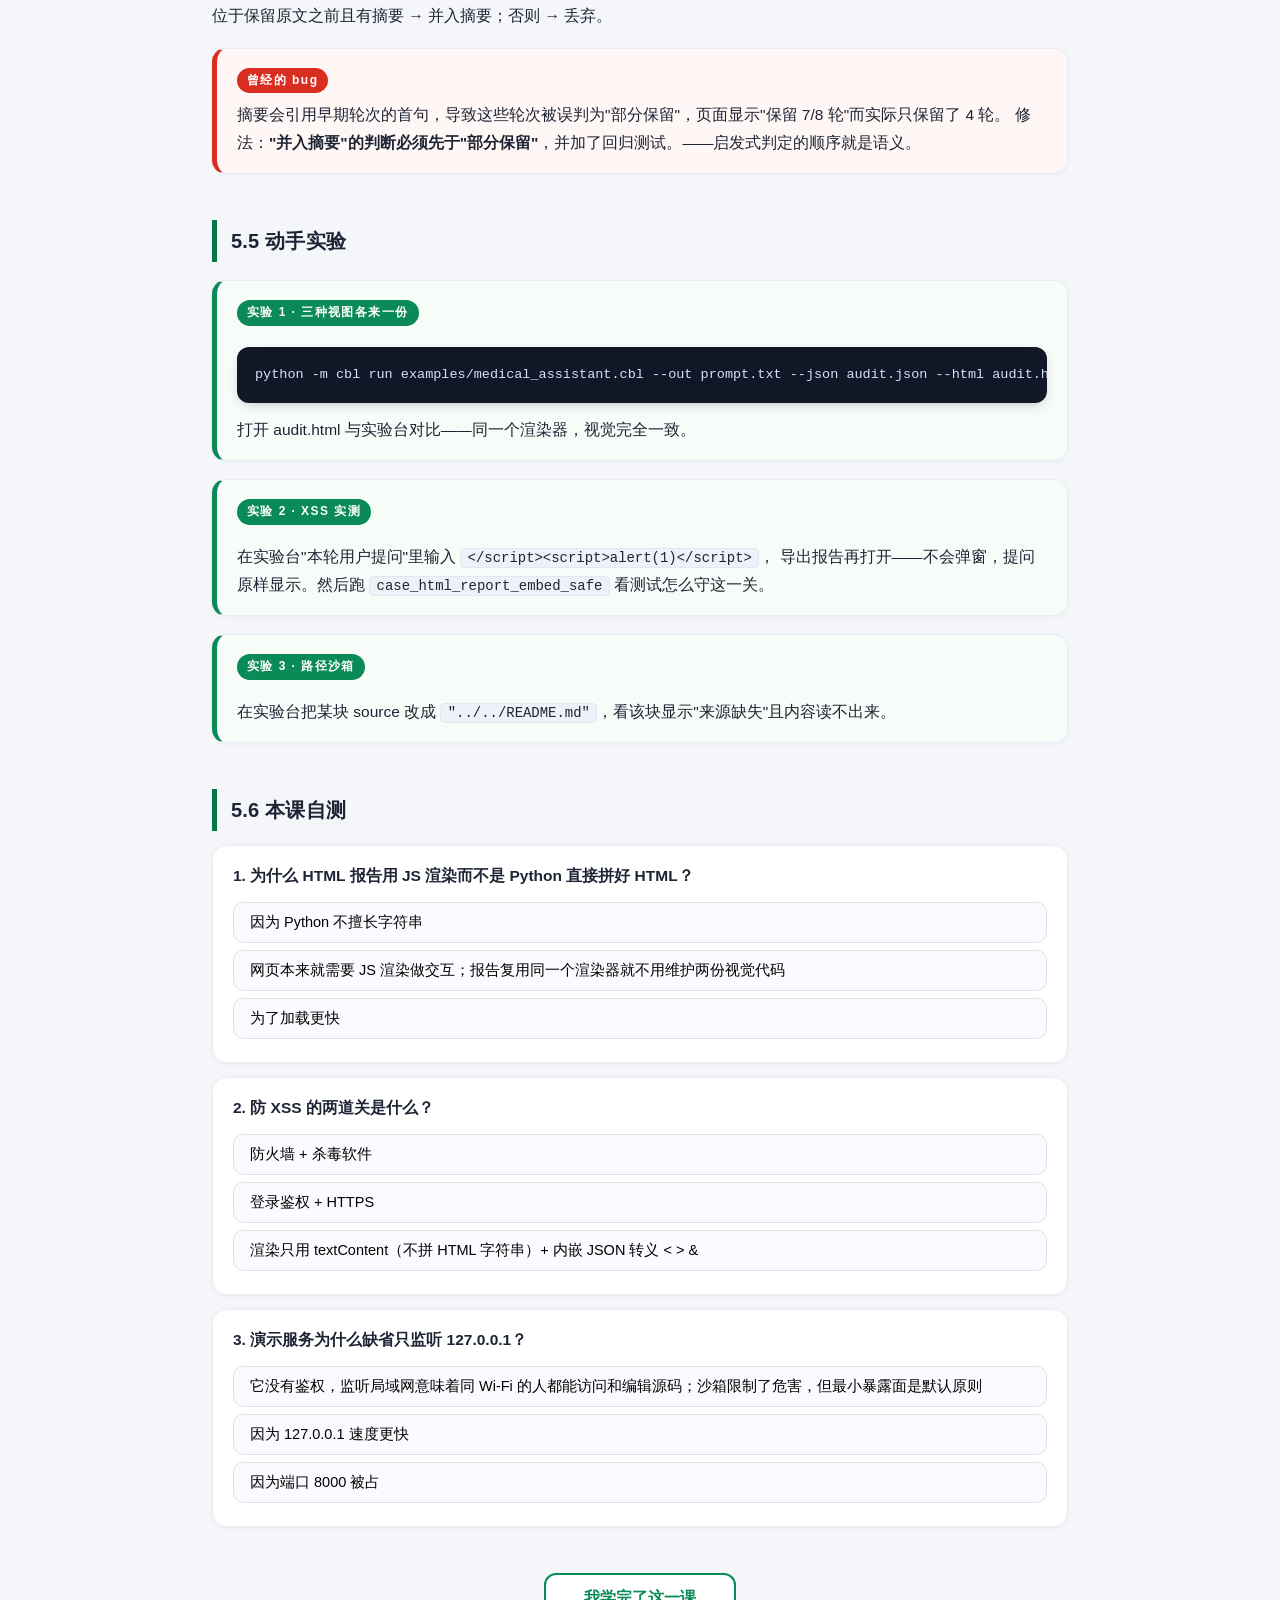
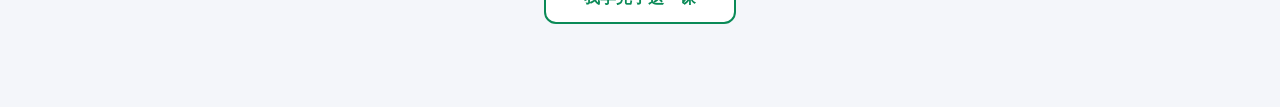
<file: docs/tutorial/lesson5.html>
<!DOCTYPE html>
<html lang="zh-CN">
<head>
<meta charset="utf-8">
<meta name="viewport" content="width=device-width, initial-scale=1">
<title>第 5 课 · 报告与网页演示 — CBL 互动教程</title>
<link rel="stylesheet" href="assets/style.css">
</head>
<body data-lesson="5" style="--c:#067647;--t:#e3f6ec">
<header class="topbar">
  <a class="home" href="index.html">CBL 互动教程</a>
  <a href="code.html">源码</a>
  <span class="spacer"></span>
  <span class="prevnext"><a href="lesson4.html">← 第 4 课</a><a href="lesson6.html">下一课：测试体系 →</a></span>
</header>
<main>
<div class="hero">
  <div class="k">第 5 课 · 约 40 分钟 · 对应代码 report.py + webui.py + static/</div>
  <h1>报告与网页演示：审计记录的三个视图</h1>
  <div class="sub">目标：讲清"JSON 主格式 + 多视图"的架构、共用渲染器、XSS 两道关、实验台的安全设计。</div>
</div>

<h2>5.1 架构：一份数据，三种视图</h2>
<p>引擎产出的<b>审计记录（audit dict）是主格式</b>，三种视图都只是它的渲染：</p>
<table>
  <tr><th>视图</th><th>用途</th><th>实现</th></tr>
  <tr><td>JSON</td><td>存档、机器处理、diff</td><td><code>render_json</code>（就是 <code>json.dumps</code>）</td></tr>
  <tr><td>纯文本</td><td>课堂演示、终端直读</td><td><code>render_text</code>（格式与计划书第 5 节一致）</td></tr>
  <tr><td>独立 HTML</td><td>正式报告、离线可存档可打印</td><td><code>build_html</code>：样式+渲染器+数据全部内嵌单文件</td></tr>
</table>
<div class="keypoint">
  <span class="tag">关键设计</span>
  <p style="margin:0">网页实验台和 HTML 报告<b>共用同一个 JS 渲染器</b>（<code>static/report.js</code>）——
  两边视觉永远一致，只维护一份代码。这就是为什么 HTML 报告需要启用 JavaScript 才能显示
  （原始数据仍在页面源码的 <code>cbl-data</code> 里）。</p>
</div>

<h2>5.2 网页实验台（webui.py）</h2>
<p>纯标准库 HTTP 服务（零依赖），五个接口：</p>
<table>
  <tr><th>接口</th><th>干什么</th></tr>
  <tr><td><code>GET /</code></td><td>页面（demo.html）</td></tr>
  <tr><td><code>GET /static/*</code></td><td>共用渲染器与样式</td></tr>
  <tr><td><code>GET /api/init</code></td><td>初始源码、提问、材料目录</td></tr>
  <tr><td><code>POST /api/analyze</code></td><td>编译 + 组装 → 页面要的全部数据（诊断、逐块视图、审计、Prompt）</td></tr>
  <tr><td><code>POST /api/report</code></td><td>同上参数 → 独立 HTML 审计报告（下载）</td></tr>
</table>
<p>核心函数是 <code>analyze()</code>：一次调用跑完整条流水线，返回<b>全部可 JSON 序列化</b>的结果，
包括每段/每轮材料的状态（保留 / 部分保留 / 并入摘要 / 丢弃）——这就是"AI 实际看到了什么"的数据来源。</p>

<h2>5.3 安全设计（局域网演示的底气）</h2>
<ul>
  <li><b>路径沙箱</b>：网页允许编辑源码，<code>source</code> 字符串被限制在材料目录内——写 <code>"../../任意文件"</code> 会被拒绝读取（有专门测试 <code>case_webui_source_sandbox</code>）。</li>
  <li><b>请求体上限 256KB</b>：只看请求头就拒绝，不读包体。</li>
  <li><b>缺省只监听 127.0.0.1</b>；<code>--lan</code> 才开放局域网（手机演示用）。</li>
  <li><b>XSS 两道关</b>：渲染器只用 DOM API + <code>textContent</code>，从不拼 HTML 字符串；内嵌 JSON 把 <code>&lt; &gt; &amp;</code> 转成 <code>\u</code> 形式，材料里即使有 <code>&lt;/script&gt;</code> 也截断不了脚本。</li>
</ul>

<h2>5.4 单位状态判定（曾经的 bug）</h2>
<p>"每段材料到底保留了没有"怎么判定？看原文是否出现在最终文本里：完整出现 → 保留；只出现首尾片段 → 部分保留；
位于保留原文之前且有摘要 → 并入摘要；否则 → 丢弃。</p>
<div class="warn">
  <span class="tag">曾经的 bug</span>
  <p style="margin:0">摘要会引用早期轮次的首句，导致这些轮次被误判为"部分保留"，页面显示"保留 7/8 轮"而实际只保留了 4 轮。
  修法：<b>"并入摘要"的判断必须先于"部分保留"</b>，并加了回归测试。——启发式判定的顺序就是语义。</p>
</div>

<h2>5.5 动手实验</h2>
<div class="lab">
  <span class="tag">实验 1 · 三种视图各来一份</span>
  <pre class="code">python -m cbl run examples/medical_assistant.cbl --out prompt.txt --json audit.json --html audit.html</pre>
  <p style="margin-bottom:0">打开 audit.html 与实验台对比——同一个渲染器，视觉完全一致。</p>
</div>
<div class="lab">
  <span class="tag">实验 2 · XSS 实测</span>
  <p style="margin-bottom:0">在实验台"本轮用户提问"里输入 <code>&lt;/script&gt;&lt;script&gt;alert(1)&lt;/script&gt;</code>，
  导出报告再打开——不会弹窗，提问原样显示。然后跑 <code>case_html_report_embed_safe</code> 看测试怎么守这一关。</p>
</div>
<div class="lab">
  <span class="tag">实验 3 · 路径沙箱</span>
  <p style="margin-bottom:0">在实验台把某块 source 改成 <code>"../../README.md"</code>，看该块显示"来源缺失"且内容读不出来。</p>
</div>

<h2>5.6 本课自测</h2>
<div class="quiz" data-answer="1">
  <p class="q">1. 为什么 HTML 报告用 JS 渲染而不是 Python 直接拼好 HTML？</p>
  <button class="opt">因为 Python 不擅长字符串</button>
  <button class="opt">网页本来就需要 JS 渲染做交互；报告复用同一个渲染器就不用维护两份视觉代码</button>
  <button class="opt">为了加载更快</button>
  <div class="fb">代价是报告需要启用 JS——原始数据仍在页面源码里兜底。</div>
</div>
<div class="quiz" data-answer="2">
  <p class="q">2. 防 XSS 的两道关是什么？</p>
  <button class="opt">防火墙 + 杀毒软件</button>
  <button class="opt">登录鉴权 + HTTPS</button>
  <button class="opt">渲染只用 textContent（不拼 HTML 字符串）+ 内嵌 JSON 转义 &lt; &gt; &amp;</button>
  <div class="fb">材料内容是不可信输入，两道关分别守住"渲染"和"数据嵌入"两个注入点。</div>
</div>
<div class="quiz" data-answer="0">
  <p class="q">3. 演示服务为什么缺省只监听 127.0.0.1？</p>
  <button class="opt">它没有鉴权，监听局域网意味着同 Wi-Fi 的人都能访问和编辑源码；沙箱限制了危害，但最小暴露面是默认原则</button>
  <button class="opt">因为 127.0.0.1 速度更快</button>
  <button class="opt">因为端口 8000 被占</button>
  <div class="fb">--lan 是给手机演示用的显式开关——功能与安全的取舍要做成显式选择，不是默认开放。</div>
</div>

<button class="done-btn">我学完了这一课</button>
</main>
<script src="assets/data.js"></script>
<script src="assets/app.js"></script>
</body>
</html>
</file>
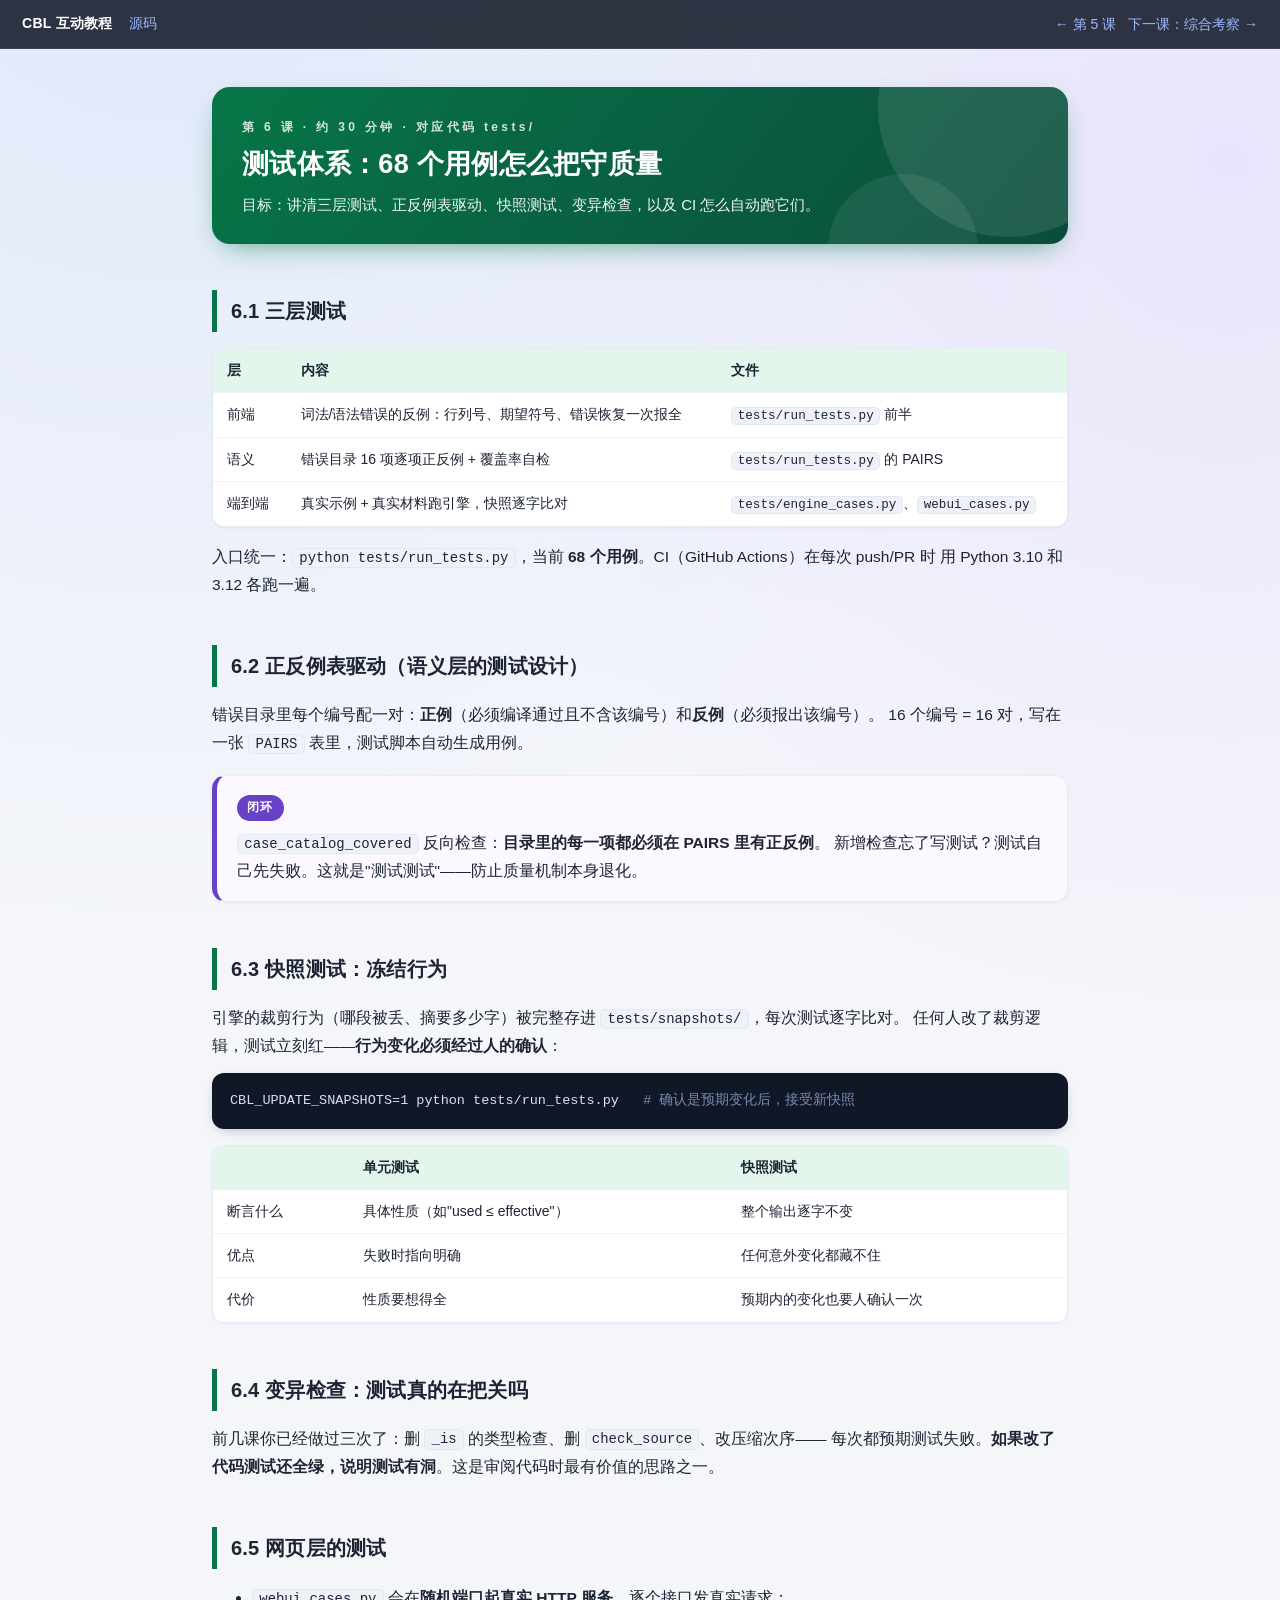
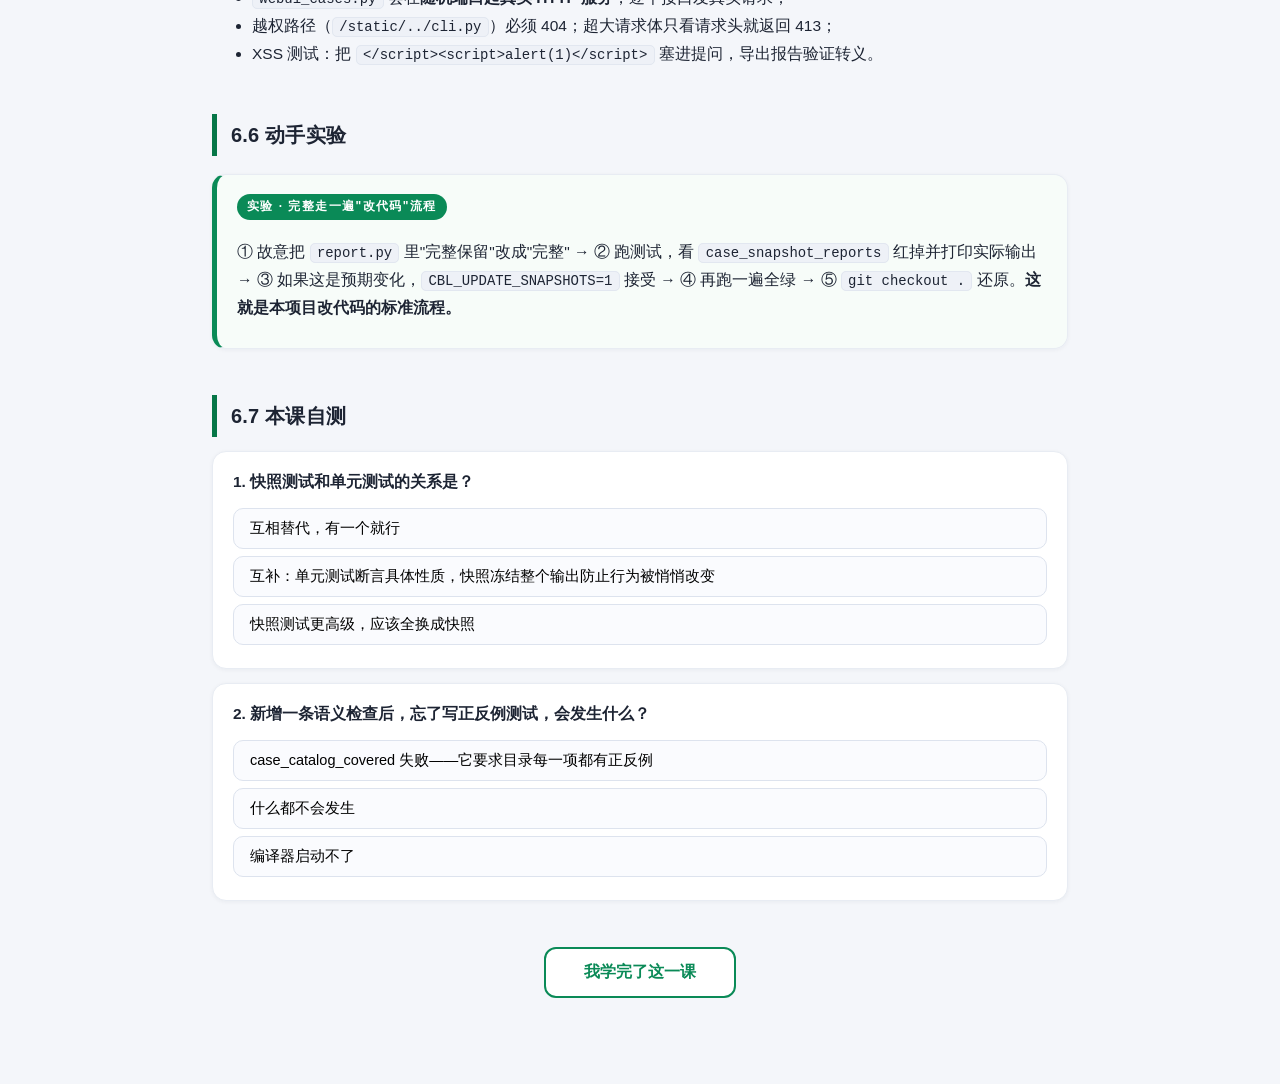
<file: docs/tutorial/lesson6.html>
<!DOCTYPE html>
<html lang="zh-CN">
<head>
<meta charset="utf-8">
<meta name="viewport" content="width=device-width, initial-scale=1">
<title>第 6 课 · 测试体系 — CBL 互动教程</title>
<link rel="stylesheet" href="assets/style.css">
</head>
<body data-lesson="6" style="--c:#067647;--t:#e3f6ec">
<header class="topbar">
  <a class="home" href="index.html">CBL 互动教程</a>
  <a href="code.html">源码</a>
  <span class="spacer"></span>
  <span class="prevnext"><a href="lesson5.html">← 第 5 课</a><a href="quiz.html">下一课：综合考察 →</a></span>
</header>
<main>
<div class="hero">
  <div class="k">第 6 课 · 约 30 分钟 · 对应代码 tests/</div>
  <h1>测试体系：68 个用例怎么把守质量</h1>
  <div class="sub">目标：讲清三层测试、正反例表驱动、快照测试、变异检查，以及 CI 怎么自动跑它们。</div>
</div>

<h2>6.1 三层测试</h2>
<table>
  <tr><th>层</th><th>内容</th><th>文件</th></tr>
  <tr><td>前端</td><td>词法/语法错误的反例：行列号、期望符号、错误恢复一次报全</td><td><code>tests/run_tests.py</code> 前半</td></tr>
  <tr><td>语义</td><td>错误目录 16 项逐项正反例 + 覆盖率自检</td><td><code>tests/run_tests.py</code> 的 PAIRS</td></tr>
  <tr><td>端到端</td><td>真实示例 + 真实材料跑引擎，快照逐字比对</td><td><code>tests/engine_cases.py</code>、<code>webui_cases.py</code></td></tr>
</table>
<p>入口统一：<code>python tests/run_tests.py</code>，当前 <b>68 个用例</b>。CI（GitHub Actions）在每次 push/PR 时
用 Python 3.10 和 3.12 各跑一遍。</p>

<h2>6.2 正反例表驱动（语义层的测试设计）</h2>
<p>错误目录里每个编号配一对：<b>正例</b>（必须编译通过且不含该编号）和<b>反例</b>（必须报出该编号）。
16 个编号 = 16 对，写在一张 <code>PAIRS</code> 表里，测试脚本自动生成用例。</p>
<div class="keypoint">
  <span class="tag">闭环</span>
  <p style="margin:0"><code>case_catalog_covered</code> 反向检查：<b>目录里的每一项都必须在 PAIRS 里有正反例</b>。
  新增检查忘了写测试？测试自己先失败。这就是"测试测试"——防止质量机制本身退化。</p>
</div>

<h2>6.3 快照测试：冻结行为</h2>
<p>引擎的裁剪行为（哪段被丢、摘要多少字）被完整存进 <code>tests/snapshots/</code>，每次测试逐字比对。
任何人改了裁剪逻辑，测试立刻红——<b>行为变化必须经过人的确认</b>：</p>
<pre class="code">CBL_UPDATE_SNAPSHOTS=1 python tests/run_tests.py   <span class="c"># 确认是预期变化后，接受新快照</span></pre>
<table>
  <tr><th></th><th>单元测试</th><th>快照测试</th></tr>
  <tr><td>断言什么</td><td>具体性质（如"used ≤ effective"）</td><td>整个输出逐字不变</td></tr>
  <tr><td>优点</td><td>失败时指向明确</td><td>任何意外变化都藏不住</td></tr>
  <tr><td>代价</td><td>性质要想得全</td><td>预期内的变化也要人确认一次</td></tr>
</table>

<h2>6.4 变异检查：测试真的在把关吗</h2>
<p>前几课你已经做过三次了：删 <code>_is</code> 的类型检查、删 <code>check_source</code>、改压缩次序——
每次都预期测试失败。<b>如果改了代码测试还全绿，说明测试有洞</b>。这是审阅代码时最有价值的思路之一。</p>

<h2>6.5 网页层的测试</h2>
<ul>
  <li><code>webui_cases.py</code> 会在<b>随机端口起真实 HTTP 服务</b>，逐个接口发真实请求；</li>
  <li>越权路径（<code>/static/../cli.py</code>）必须 404；超大请求体只看请求头就返回 413；</li>
  <li>XSS 测试：把 <code>&lt;/script&gt;&lt;script&gt;alert(1)&lt;/script&gt;</code> 塞进提问，导出报告验证转义。</li>
</ul>

<h2>6.6 动手实验</h2>
<div class="lab">
  <span class="tag">实验 · 完整走一遍"改代码"流程</span>
  <p>① 故意把 <code>report.py</code> 里"完整保留"改成"完整" → ② 跑测试，看 <code>case_snapshot_reports</code>
  红掉并打印实际输出 → ③ 如果这是预期变化，<code>CBL_UPDATE_SNAPSHOTS=1</code> 接受 → ④ 再跑一遍全绿 →
  ⑤ <code>git checkout .</code> 还原。<b>这就是本项目改代码的标准流程。</b></p>
</div>

<h2>6.7 本课自测</h2>
<div class="quiz" data-answer="1">
  <p class="q">1. 快照测试和单元测试的关系是？</p>
  <button class="opt">互相替代，有一个就行</button>
  <button class="opt">互补：单元测试断言具体性质，快照冻结整个输出防止行为被悄悄改变</button>
  <button class="opt">快照测试更高级，应该全换成快照</button>
  <div class="fb">快照的代价是任何变化都要人确认——所以它只用于"审计报告"这种输出物，不用于内部函数。</div>
</div>
<div class="quiz" data-answer="0">
  <p class="q">2. 新增一条语义检查后，忘了写正反例测试，会发生什么？</p>
  <button class="opt">case_catalog_covered 失败——它要求目录每一项都有正反例</button>
  <button class="opt">什么都不会发生</button>
  <button class="opt">编译器启动不了</button>
  <div class="fb">测试体系自己守卫自己的完备性，这是表驱动设计在测试侧的镜像。</div>
</div>

<button class="done-btn">我学完了这一课</button>
</main>
<script src="assets/data.js"></script>
<script src="assets/app.js"></script>
</body>
</html>
</file>
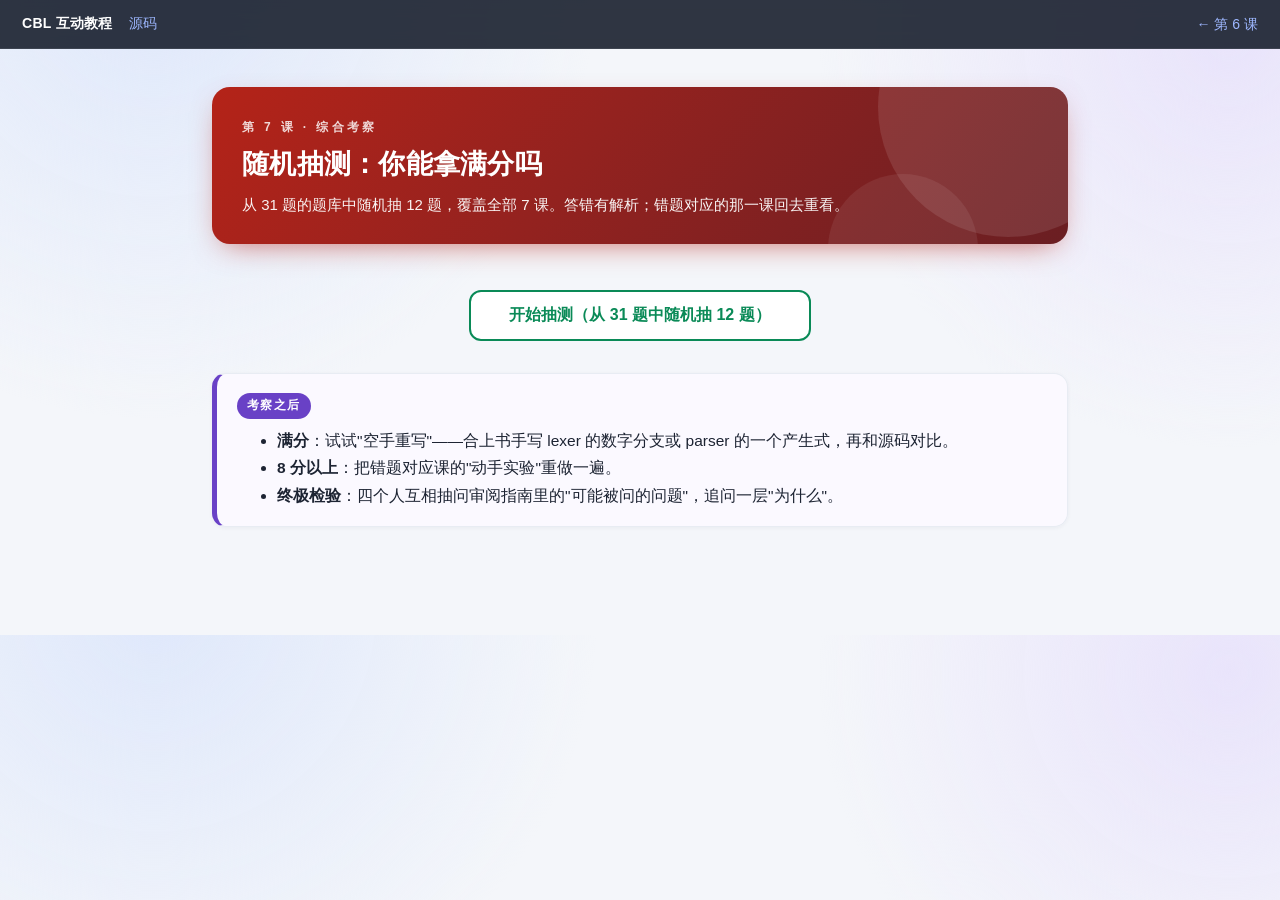
<file: docs/tutorial/quiz.html>
<!DOCTYPE html>
<html lang="zh-CN">
<head>
<meta charset="utf-8">
<meta name="viewport" content="width=device-width, initial-scale=1">
<title>第 7 课 · 综合考察 — CBL 互动教程</title>
<link rel="stylesheet" href="assets/style.css">
</head>
<body data-lesson="7" style="--c:#b42318;--t:#fdecea">
<header class="topbar">
  <a class="home" href="index.html">CBL 互动教程</a>
  <a href="code.html">源码</a>
  <span class="spacer"></span>
  <span class="prevnext"><a href="lesson6.html">← 第 6 课</a></span>
</header>
<main>
<div class="hero">
  <div class="k">第 7 课 · 综合考察</div>
  <h1>随机抽测：你能拿满分吗</h1>
  <div class="sub">从 31 题的题库中随机抽 12 题，覆盖全部 7 课。答错有解析；错题对应的那一课回去重看。</div>
</div>

<div id="exam" data-count="12"></div>

<div class="keypoint" style="margin-top:32px">
  <span class="tag">考察之后</span>
  <ul style="margin:0">
    <li><b>满分</b>：试试"空手重写"——合上书手写 lexer 的数字分支或 parser 的一个产生式，再和源码对比。</li>
    <li><b>8 分以上</b>：把错题对应课的"动手实验"重做一遍。</li>
    <li><b>终极检验</b>：四个人互相抽问审阅指南里的"可能被问的问题"，追问一层"为什么"。</li>
  </ul>
</div>
</main>
<script>
window.EXAM_QUESTIONS = [
  // ---- 第 0 课 全局 ----
  { q: "CBL 编译链路的正确顺序是？", opts: [
    "词法 → 语法 → 语义 → IR → 引擎 → 报告",
    "语法 → 词法 → 语义 → IR → 引擎 → 报告",
    "词法 → 语义 → 语法 → 引擎 → IR → 报告" ], a: 0,
    why: "词法切词 → 语法组树 → 语义查意思 → IR 交接 → 引擎执行 → 报告呈现。" },
  { q: "编译期与运行期的分界在哪？", opts: [
    "IR 生成与引擎执行之间",
    "词法与语法之间",
    "引擎与报告之间" ], a: 0,
    why: "JSON 计划是交接单：之前全是静态编译，之后才碰真实材料。" },
  { q: "CBL 的翻译目标（第一目标形式）是什么？", opts: [
    "JSON 组装计划（IR）", "机器码", "Python 字节码" ], a: 0,
    why: "DSL 走\"JSON 中间表示 + 解释执行\"路线，不做代码生成。" },
  // ---- 第 1 课 词法 ----
  { q: "Token 的四个字段是？", opts: [
    "类型、字面值、行号、列号",
    "类型、值、优先级、块名",
    "关键字、内容、位置、长度" ], a: 0,
    why: "kind / value / line / col，后两个是报错定位的依据。" },
  { q: "为什么双字符运算符 <= 要在单字符界符之前判断？", opts: [
    "否则会被切成 < 和 = 两个 Token（最长匹配）",
    "双字符更快",
    "顺序无所谓" ], a: 0,
    why: "最长匹配原则：永远匹配能匹配的最长 Token。" },
  { q: "关键字 window 是怎么被识别的？", opts: [
    "先按标识符读完整词，再查关键字表",
    "看到 w 开头特判",
    "语法分析器事后标注" ], a: 0,
    why: "查表机制让关键字自动成为保留字，不能当块名。" },
  { q: "标识符判定为什么要 ch.isascii() and ch.isalpha()，而不只写 isalpha()？", opts: [
    "Python 的 isalpha() 把汉字也算字母，而文法规定标识符只含 ASCII",
    "isascii 更快",
    "为了支持 emoji" ], a: 0,
    why: "词法分析器必须严格实现正规式 [A-Za-z_][A-Za-z0-9_]*。" },
  { q: "CBL 字符串的规则是？", opts: [
    "双引号括起、不跨行、不处理转义",
    "单双引号都可以、支持转义",
    "可以跨行" ], a: 0,
    why: "计划书正规式的规定；字符串只用来写文件路径，够用就好。" },
  // ---- 第 2 课 语法 ----
  { q: "递归下降的核心思想？", opts: [
    "一条 EBNF 产生式对应一个函数，函数按文法结构互相调用",
    "用栈模拟 LR 自动机",
    "正则表达式匹配" ], a: 0 },
  { q: "CBL 文法是 LL(1) 的，意味着什么？", opts: [
    "每个选择点只看 1 个前瞻 Token 就能定分支，无需回溯",
    "文法只有 1 条产生式",
    "只能从左往右读一遍文件" ], a: 0,
    why: "顶层看 window/block/rule，块内看条目关键字，operand 看 INT 还是 window。" },
  { q: "字符串 \";\" 为什么不能冒充分号终结符？", opts: [
    "_is 同时比较字面值和 Token 类型（KEYWORD/SYMBOL），字符串类型不符",
    "字符串里没有分号",
    "parser 会忽略所有字符串" ], a: 0,
    why: "值相同 ≠ 同一个终结符；词法类别本身是语法的一部分（真实修复过的 bug）。" },
  { q: "cap: 40% 在什么时候折算成绝对 token 数？", opts: [
    "整条程序解析完、window 已知后，parser 的 _resolve_caps 统一折算",
    "词法分析时",
    "引擎运行时" ], a: 0,
    why: "解析 block 时 window 可能还没声明（声明顺序自由），所以先记下，最后折算。" },
  { q: "恐慌模式错误恢复的同步点是？", opts: [
    "顶层认 ; / } / 下一条声明开头；块内认 ; 和 }",
    "只认换行",
    "每出错就跳到文件尾" ], a: 0,
    why: "跳过坏的部分但不吃掉属于上层结构的 token——} 要留给外层 parse_block 消费。" },
  { q: "must_keep 块没写 overflow 时缺省值是什么？为什么？", opts: [
    "error——死保信息不允许被任何策略裁剪",
    "truncate_tail——和其他块一样",
    "summarize——压成摘要最安全" ], a: 0,
    why: "缺省值在语法分析时填入，配合语义约束⑨（显式写别的会报 E901）。" },
  // ---- 第 3 课 语义与 IR ----
  { q: "错误目录 CATALOG 里编号首字母 R 表示？", opts: [
    "规则违例，级别由该规则的 on_violation 决定",
    "运行时错误",
    "致命错误" ], a: 0,
    why: "E=错误、W=警告、R=规则违例；R702 的级别不固定。" },
  { q: "约束②（无解判定）检查什么？", opts: [
    "must_keep 块 cap 之和不得超过 window，否则预算逻辑上无解",
    "所有块 cap 之和不得超窗",
    "cap 不得为负数" ], a: 0,
    why: "死保块不参与压缩，它们超窗就永远执行不了——编译期直接报。" },
  { q: "属性文法在 CBL 里的体现是？", opts: [
    "Σcap 是综合属性（自底向上），window/margin 起继承属性作用（自顶向下），约束是属性上的谓词",
    "CBL 没有属性文法",
    "只有综合属性没有继承属性" ], a: 0 },
  { q: "total_reserved 和 every_block_min_tokens 的求值时机分别是？", opts: [
    "编译期 / 运行期",
    "运行期 / 编译期",
    "都在编译期" ], a: 0,
    why: "前者只依赖 cap 和 window；后者取决于本次可用额度 B，编译期不知道。" },
  { q: "IR 里为什么缺省值全部显式写出？", opts: [
    "引擎不需要知道 CBL 的缺省规则，编译器与引擎解耦、可独立演化",
    "为了 JSON 更长",
    "历史遗留" ], a: 0 },
  { q: "新增一条语义检查的标准三步是？", opts: [
    "CATALOG 加一行 → 写函数挂进 CHECKS → PAIRS 加一对正反例",
    "改 parser → 改 engine → 改 report",
    "写测试 → 写文档 → 发版" ], a: 0,
    why: "漏写测试会被 case_catalog_covered 自动拦下。" },
  // ---- 第 4 课 引擎 ----
  { q: "额度不足时的压缩次序是？", opts: [
    "low → medium → high，逐级压缩，must_keep 不参与",
    "high → medium → low",
    "所有块一起按比例压" ], a: 0,
    why: "优先级语义就是严格先后；担心饿死可以写 no_starvation 规则兜底。" },
  { q: "最大余数法解决什么问题？", opts: [
    "同级按 cap 等比例压缩时的小数取整：先发整数部分，余额按小数部分从大到小补，总和恰好达标",
    "解决浮点精度",
    "解决内存分配" ], a: 0,
    why: "例：3 块各 100 分 200 → 67、67、66，总和恰好 200。" },
  { q: "token 估算为什么宁多勿少？", opts: [
    "估多了只是少放一点（无害），估少了会真的超窗（有害）",
    "多估显得严谨",
    "没有原因" ], a: 0,
    why: "需要精确计数时可传 counter=tiktoken（可插拔）。" },
  { q: "summarize 策略放不下时会怎样？", opts: [
    "退化为 sliding_window（保最新）",
    "报错拒绝组装",
    "无限压缩直到放下" ], a: 0,
    why: "策略有降级链；error 策略才拒绝组装。" },
  { q: "validate_plan 的存在说明引擎怎样对待 IR？",opts: [
    "不假设计划来自本编译器，入口校验结构与取值，非法计划一次列出全部问题",
    "完全信任",
    "只校验 window 字段" ], a: 0 },
  { q: "must_keep 块实际用量超过 cap 时引擎怎么做？", opts: [
    "拒绝组装并报错，绝不静默裁剪",
    "自动截断",
    "压缩其他块给它腾地方" ], a: 0 },
  // ---- 第 5 课 报告与网页 ----
  { q: "审计报告三种视图共用什么？", opts: [
    "同一份 audit dict 主格式；网页与 HTML 还共用同一个 JS 渲染器",
    "同一个 Word 模板",
    "各自独立实现" ], a: 0 },
  { q: "网页实验台防止读取任意文件的机制是？", opts: [
    "source 字符串被限制在材料目录内（路径沙箱）",
    "禁止编辑源码",
    "加密材料文件" ], a: 0,
    why: "网页允许编辑源码，不限制的话 ../../ 能读出电脑上的任意文件。" },
  { q: "防 XSS 的两道关？", opts: [
    "渲染只用 textContent + 内嵌 JSON 把 < > & 转成 \\u 形式",
    "HTTPS + 登录鉴权",
    "CDN + 防火墙" ], a: 0 },
  // ---- 第 6 课 测试 ----
  { q: "快照测试防的是什么？", opts: [
    "引擎改动悄悄改变裁剪行为——输出被冻结，任何变化都要人确认",
    "代码风格变化",
    "编译速度变慢" ], a: 0 },
  { q: "case_catalog_covered 保证什么？", opts: [
    "错误目录每一项都配有正反例测试",
    "测试一定全部通过",
    "代码覆盖率达 100%" ], a: 0 }
];
</script>
<script src="assets/app.js"></script>
</body>
</html>
</file>
<file: docs/tutorial/assets/style.css>
/* CBL 互动教程站 共用样式（零依赖，双击即开） */
* { box-sizing: border-box; }
html { font-size: 15.5px; scroll-behavior: smooth; }
body { margin: 0; color: #1d2433; line-height: 1.8;
       font-family: "Inter", "Noto Sans SC", "PingFang SC", "Microsoft YaHei", sans-serif;
       background: #f4f6fa;
       background-image: radial-gradient(circle at 12% -4%, #dfe8fb 0, transparent 34%),
                         radial-gradient(circle at 96% 6%, #e9e4fb 0, transparent 30%); }
main { max-width: 900px; margin: 0 auto; padding: 28px 22px 90px; }
h1 { font-size: 27px; margin: 18px 0 6px; line-height: 1.35; letter-spacing: .01em; }
h2 { font-size: 20px; margin: 46px 0 14px; padding: 3px 0 3px 14px; border-left: 5px solid var(--c, #2856d9);
     letter-spacing: .01em; }
h3 { font-size: 16.5px; margin: 28px 0 10px; color: var(--c, #2856d9); }
p { margin: 10px 0; }
a { color: #175cd3; text-decoration: none; } a:hover { text-decoration: underline; }
code { font-family: Consolas, "Cascadia Mono", monospace; font-size: .9em;
       background: #eef1f7; border: 1px solid #e2e7f0; padding: .08em .45em; border-radius: 5px; }

/* 表格：圆角卡片化 */
table { border-collapse: separate; border-spacing: 0; width: 100%; margin: 16px 0; font-size: 14px;
        background: #fff; border: 1px solid #e6eaf2; border-radius: 12px; overflow: hidden;
        box-shadow: 0 1px 3px rgba(20,30,60,.05); }
th, td { padding: 9px 14px; text-align: left; vertical-align: top; border-bottom: 1px solid #eef1f6; }
tr:last-child td { border-bottom: 0; }
th { background: var(--t, #eef0f4); font-weight: 700; }
tbody tr:hover { background: #f7f9fd; }

/* 顶栏：毛玻璃 */
.topbar { position: sticky; top: 0; z-index: 9; padding: 10px 22px; display: flex; gap: 16px;
          align-items: center; flex-wrap: wrap; color: #dfe5f3;
          background: rgba(15,21,36,.86); backdrop-filter: blur(10px); -webkit-backdrop-filter: blur(10px);
          border-bottom: 1px solid rgba(255,255,255,.08); }
.topbar a { color: #9db7ff; font-size: 14px; }
.topbar .home { font-weight: 800; color: #fff; letter-spacing: .02em; }
.topbar .spacer { flex: 1; }
.topbar .prevnext a { margin-left: 12px; }

/* 课程头卡：渐变 + 装饰光圈 */
.hero { position: relative; overflow: hidden; color: #fff; border-radius: 18px; padding: 30px 30px 26px;
        margin: 10px 0 8px; box-shadow: 0 10px 30px -12px color-mix(in srgb, var(--c, #2856d9) 70%, transparent);
        background: linear-gradient(128deg, var(--c, #2856d9) 0%, color-mix(in srgb, var(--c, #2856d9) 55%, #10182e) 100%);
        background-color: #2856d9; }
.hero::before, .hero::after { content: ""; position: absolute; border-radius: 50%;
        background: rgba(255,255,255,.10); pointer-events: none; }
.hero::before { width: 260px; height: 260px; right: -70px; top: -110px; }
.hero::after { width: 150px; height: 150px; right: 90px; bottom: -80px; background: rgba(255,255,255,.07); }
.hero .k { letter-spacing: .28em; font-size: 12px; opacity: .82; font-weight: 600; }
.hero h1 { margin: 8px 0; position: relative; }
.hero .sub { opacity: .94; font-size: 15px; position: relative; }
.hero .meta { margin-top: 14px; font-size: 13px; opacity: .85; position: relative; }

/* 卡片：目标 / 类比 / 实验 / 要点 / 注意 */
.goal, .analogy, .lab, .keypoint, .warn {
  border-radius: 14px; padding: 16px 20px; margin: 18px 0; background: #fff;
  border: 1px solid #e8ecf3; box-shadow: 0 1px 4px rgba(20,30,60,.05); position: relative; }
.goal    { border-left: 5px solid #2856d9; }
.analogy { border-left: 5px solid #d97b1c; background: linear-gradient(0deg,#fffdf9,#fffdf9); }
.lab     { border-left: 5px solid #0a8a57; background: linear-gradient(0deg,#f7fcf9,#f7fcf9); }
.keypoint{ border-left: 5px solid #6941c6; background: linear-gradient(0deg,#fbf9ff,#fbf9ff); }
.warn    { border-left: 5px solid #d92d20; background: linear-gradient(0deg,#fef7f6,#fef7f6); }
.tag { display: inline-block; font-size: 12px; font-weight: 700; letter-spacing: .12em;
       padding: 2px 10px; border-radius: 999px; margin-bottom: 8px; color: #fff; }
.goal .tag { background: #2856d9; } .analogy .tag { background: #d97b1c; }
.lab .tag { background: #0a8a57; } .keypoint .tag { background: #6941c6; } .warn .tag { background: #d92d20; }

/* 代码块 */
pre.code { background: #101828; color: #d7e0f5; border-radius: 12px; padding: 16px 18px;
           overflow-x: auto; font: 13.5px/1.75 Consolas, "Cascadia Mono", monospace;
           box-shadow: 0 4px 14px -6px rgba(16,24,40,.4); }
pre.code .c { color: #7a89ad; }
pre.plain { background: #fff; color: #1d2433; border: 1px solid #e6eaf2; }

/* 折叠块 */
details { background: #fff; border: 1px solid #e8ecf3; border-radius: 12px; margin: 12px 0;
          box-shadow: 0 1px 3px rgba(20,30,60,.04); }
details > summary { cursor: pointer; padding: 12px 18px; font-weight: 600; color: #175cd3;
                    list-style: none; }
details > summary::before { content: "▸"; display: inline-block; margin-right: 8px; color: #9db7ff;
                            transition: transform .18s; }
details[open] > summary::before { transform: rotate(90deg); }
details > *:not(summary) { margin: 0 18px 14px; }
details[open] > summary { border-bottom: 1px dashed #e8ecf3; }
details.think > summary { color: #b54708; }
details.think > summary::before { content: "🤔"; }

/* 自测题 */
.quiz { background: #fff; border: 1px solid #e8ecf3; border-radius: 14px; padding: 16px 20px; margin: 14px 0;
        box-shadow: 0 1px 4px rgba(20,30,60,.05); }
.quiz .q { font-weight: 700; margin: 0 0 12px; }
.quiz button.opt { display: block; width: 100%; text-align: left; margin: 7px 0; padding: 10px 16px;
  border: 1.5px solid #dde3ee; border-radius: 10px; background: #fafbfe; font-size: 14.5px; cursor: pointer;
  transition: border-color .15s, background .15s, transform .1s; }
.quiz button.opt:hover { border-color: #2856d9; transform: translateX(2px); }
.quiz button.opt.right { border-color: #0a8a57; background: #e7f7ef; font-weight: 600; }
.quiz button.opt.right::after { content: " ✓"; color: #0a8a57; font-weight: 800; }
.quiz button.opt.wrong { border-color: #d92d20; background: #fef1f0; }
.quiz button.opt.wrong::after { content: " ✗"; color: #d92d20; font-weight: 800; }
.quiz .fb { display: none; margin-top: 12px; font-size: 14px; border-top: 1px dashed #e8ecf3; padding-top: 12px;
            color: #3d465a; }
.quiz.solved .fb { display: block; }

/* 步进动画（Token 流 / 诊断） */
.stepper { background: #fff; border: 1px solid #e8ecf3; border-radius: 16px; padding: 18px; margin: 18px 0;
           box-shadow: 0 2px 8px rgba(20,30,60,.06); }
.stepper .stage { display: grid; grid-template-columns: 1fr 1fr; gap: 14px; }
@media (max-width: 700px) { .stepper .stage { grid-template-columns: 1fr; } }
.stepper pre.src { background: #101828; color: #d7e0f5; border-radius: 10px; padding: 14px;
                   font: 13px/1.8 Consolas, monospace; white-space: pre-wrap; margin: 0; }
.stepper pre.src mark { background: #f7b731; color: #121826; border-radius: 4px; padding: 0 2px; }
.stepper .tokcard { background: #f7f9fd; border: 1px solid #e8ecf3; border-radius: 10px; padding: 14px; min-height: 120px; }
.stepper .tokcard .kind { font-size: 21px; font-weight: 800; color: var(--c, #2856d9); letter-spacing: .04em; }
.stepper .tokcard table { font-size: 13px; margin: 8px 0 0; background: transparent; box-shadow: none; border: 0; }
.stepper .tokcard td, .stepper .tokcard th { border: 0; padding: 2px 8px 2px 0; background: transparent; }
.stepper .bar { display: flex; gap: 10px; align-items: center; margin-top: 14px; flex-wrap: wrap; }
.stepper .bar button { padding: 7px 18px; border-radius: 9px; border: 1.5px solid #2856d9;
                       background: #fff; color: #2856d9; cursor: pointer; font-size: 14px; font-weight: 600;
                       transition: background .15s, color .15s; }
.stepper .bar button:hover:not(:disabled) { background: #eef2fd; }
.stepper .bar button.primary { background: #2856d9; color: #fff; }
.stepper .bar button.primary:hover:not(:disabled) { background: #1e47b8; }
.stepper .bar button:disabled { opacity: .35; cursor: default; }
.stepper .bar .pos { font-size: 13px; color: #6b7488; font-variant-numeric: tabular-nums; }
.stepper .stream { margin-top: 14px; font: 12.5px Consolas, monospace; }
.stepper .stream span { display: inline-block; padding: 2px 8px; margin: 2px; border-radius: 6px;
                        background: #eef1f7; border: 1px solid #e2e7f0; transition: all .15s; }
.stepper .stream span.cur { background: #2856d9; color: #fff; border-color: #2856d9; transform: scale(1.08); }
.stepper .stream span.done { background: #d5e0f8; color: #33507e; }

/* AST 树 */
.astree { font: 13.5px/1.9 Consolas, monospace; background: #fff; border: 1px solid #e8ecf3;
          border-radius: 14px; padding: 16px 20px; box-shadow: 0 1px 4px rgba(20,30,60,.05); }
.astree .node { margin-left: 22px; }
.astree .lbl { cursor: pointer; border-radius: 6px; padding: 0 4px; }
.astree .lbl:hover { background: #eef2fd; }
.astree .lbl::before { content: "▾ "; color: #2856d9; }
.astree .closed > .lbl::before { content: "▸ "; }
.astree .closed > .node { display: none; }
.astree .detail { color: #6b7488; }
.astree .ln { color: #b08d57; }

/* 诊断联动 */
.diaglist button { display: block; width: 100%; text-align: left; margin: 6px 0; padding: 9px 14px;
  border-radius: 10px; border: 1.5px solid #e8ecf3; background: #fafbfe; cursor: pointer; font-size: 13.5px;
  transition: transform .1s; }
.diaglist button:hover { transform: translateX(2px); }
.diaglist button.e { border-left: 5px solid #d92d20; }
.diaglist button.w { border-left: 5px solid #d97b1c; }
pre.srcview { background: #101828; color: #d7e0f5; border-radius: 10px; padding: 14px;
              font: 13px/1.8 Consolas, monospace; overflow-x: auto; }
pre.srcview .row.hl { background: #43310f; display: block; margin: 0 -14px; padding: 0 14px; border-radius: 4px; }
pre.srcview .no { color: #566280; user-select: none; }

/* 引擎滑块演示 */
.eng { background: #fff; border: 1px solid #e8ecf3; border-radius: 16px; padding: 18px; margin: 18px 0;
       box-shadow: 0 2px 8px rgba(20,30,60,.06); }
.eng input[type=range] { width: 100%; accent-color: #2856d9; height: 28px; cursor: pointer; }
.eng .bar-row { display: flex; align-items: center; gap: 8px; margin: 7px 0; font-size: 13.5px; }
.eng .bar-row .name { width: 150px; font-family: Consolas, monospace; }
.eng .bar-row .pri { width: 86px; font-size: 12px; color: #fff; text-align: center; border-radius: 6px;
                     padding: 1px 0; font-weight: 600; }
.pri.must_keep { background: #d92d20; } .pri.high { background: #d97b1c; }
.pri.medium { background: #175cd3; } .pri.low { background: #6941c6; }
.eng .track { flex: 1; background: #eef1f7; border-radius: 6px; height: 22px; overflow: hidden; }
.eng .fill { height: 100%; background: linear-gradient(90deg, #4f8bff, #2856d9); transition: width .18s ease; }
.eng .val { width: 130px; font-family: Consolas, monospace; font-size: 13px; text-align: right;
            font-variant-numeric: tabular-nums; }
.eng .msg { margin-top: 12px; font-size: 14px; font-weight: 700; }

/* 进度 */
.done-btn { display: block; margin: 46px auto 0; padding: 13px 38px; font-size: 16px; border-radius: 12px;
            border: 2px solid #0a8a57; background: #fff; color: #0a8a57; cursor: pointer; font-weight: 700;
            transition: all .18s; }
.done-btn:hover { transform: translateY(-1px); box-shadow: 0 6px 16px -6px rgba(10,138,87,.5); }
.done-btn.done { background: #0a8a57; color: #fff; }
.progress-pill { font-size: 12.5px; color: #9db7ff; background: rgba(255,255,255,.08);
                 padding: 3px 12px; border-radius: 999px; }

/* 首页课程卡 */
.cards { display: grid; grid-template-columns: repeat(auto-fill, minmax(255px, 1fr)); gap: 16px; margin: 20px 0; }
.card { background: #fff; border: 1px solid #e8ecf3; border-radius: 16px; padding: 18px 18px 16px;
        display: block; color: inherit; position: relative; overflow: hidden;
        transition: transform .18s, box-shadow .18s; }
.card::before { content: ""; position: absolute; left: 0; top: 0; right: 0; height: 5px;
                background: linear-gradient(90deg, var(--c, #2856d9), color-mix(in srgb, var(--c, #2856d9) 45%, #fff)); }
.card:hover { text-decoration: none; transform: translateY(-3px); box-shadow: 0 12px 28px -10px rgba(20,30,60,.18); }
.card h3 { margin: 2px 0 6px; color: #1d2433; font-size: 16.5px; }
.card .k { font-size: 12px; letter-spacing: .18em; color: var(--c, #2856d9); font-weight: 700; }
.card p { font-size: 13.5px; color: #4a5468; margin: 6px 0 0; }
.card .st { float: right; font-size: 17px; }
</file>
<file: docs/tutorial/assets/pygments.css>
/* pygments xcode 配色，由 build_data.py 生成 */
pre { line-height: 125%; }
td.linenos .normal { color: inherit; background-color: transparent; padding-left: 5px; padding-right: 5px; }
span.linenos { color: inherit; background-color: transparent; padding-left: 5px; padding-right: 5px; }
td.linenos .special { color: #000000; background-color: #ffffc0; padding-left: 5px; padding-right: 5px; }
span.linenos.special { color: #000000; background-color: #ffffc0; padding-left: 5px; padding-right: 5px; }
.hl .hll { background-color: #ffffcc }
.hl { background: #ffffff; }
.hl .c { color: #177500 } /* Comment */
.hl .err { color: #000 } /* Error */
.hl .k { color: #A90D91 } /* Keyword */
.hl .l { color: #1C01CE } /* Literal */
.hl .n { color: #000 } /* Name */
.hl .o { color: #000 } /* Operator */
.hl .ch { color: #177500 } /* Comment.Hashbang */
.hl .cm { color: #177500 } /* Comment.Multiline */
.hl .cp { color: #633820 } /* Comment.Preproc */
.hl .cpf { color: #177500 } /* Comment.PreprocFile */
.hl .c1 { color: #177500 } /* Comment.Single */
.hl .cs { color: #177500 } /* Comment.Special */
.hl .kc { color: #A90D91 } /* Keyword.Constant */
.hl .kd { color: #A90D91 } /* Keyword.Declaration */
.hl .kn { color: #A90D91 } /* Keyword.Namespace */
.hl .kp { color: #A90D91 } /* Keyword.Pseudo */
.hl .kr { color: #A90D91 } /* Keyword.Reserved */
.hl .kt { color: #A90D91 } /* Keyword.Type */
.hl .ld { color: #1C01CE } /* Literal.Date */
.hl .m { color: #1C01CE } /* Literal.Number */
.hl .s { color: #C41A16 } /* Literal.String */
.hl .na { color: #836C28 } /* Name.Attribute */
.hl .nb { color: #A90D91 } /* Name.Builtin */
.hl .nc { color: #3F6E75 } /* Name.Class */
.hl .no { color: #000 } /* Name.Constant */
.hl .nd { color: #000 } /* Name.Decorator */
.hl .ni { color: #000 } /* Name.Entity */
.hl .ne { color: #000 } /* Name.Exception */
.hl .nf { color: #000 } /* Name.Function */
.hl .nl { color: #000 } /* Name.Label */
.hl .nn { color: #000 } /* Name.Namespace */
.hl .nx { color: #000 } /* Name.Other */
.hl .py { color: #000 } /* Name.Property */
.hl .nt { color: #000 } /* Name.Tag */
.hl .nv { color: #000 } /* Name.Variable */
.hl .ow { color: #000 } /* Operator.Word */
.hl .mb { color: #1C01CE } /* Literal.Number.Bin */
.hl .mf { color: #1C01CE } /* Literal.Number.Float */
.hl .mh { color: #1C01CE } /* Literal.Number.Hex */
.hl .mi { color: #1C01CE } /* Literal.Number.Integer */
.hl .mo { color: #1C01CE } /* Literal.Number.Oct */
.hl .sa { color: #C41A16 } /* Literal.String.Affix */
.hl .sb { color: #C41A16 } /* Literal.String.Backtick */
.hl .sc { color: #2300CE } /* Literal.String.Char */
.hl .dl { color: #C41A16 } /* Literal.String.Delimiter */
.hl .sd { color: #C41A16 } /* Literal.String.Doc */
.hl .s2 { color: #C41A16 } /* Literal.String.Double */
.hl .se { color: #C41A16 } /* Literal.String.Escape */
.hl .sh { color: #C41A16 } /* Literal.String.Heredoc */
.hl .si { color: #C41A16 } /* Literal.String.Interpol */
.hl .sx { color: #C41A16 } /* Literal.String.Other */
.hl .sr { color: #C41A16 } /* Literal.String.Regex */
.hl .s1 { color: #C41A16 } /* Literal.String.Single */
.hl .ss { color: #C41A16 } /* Literal.String.Symbol */
.hl .bp { color: #5B269A } /* Name.Builtin.Pseudo */
.hl .fm { color: #000 } /* Name.Function.Magic */
.hl .vc { color: #000 } /* Name.Variable.Class */
.hl .vg { color: #000 } /* Name.Variable.Global */
.hl .vi { color: #000 } /* Name.Variable.Instance */
.hl .vm { color: #000 } /* Name.Variable.Magic */
.hl .il { color: #1C01CE } /* Literal.Number.Integer.Long */
</file>
